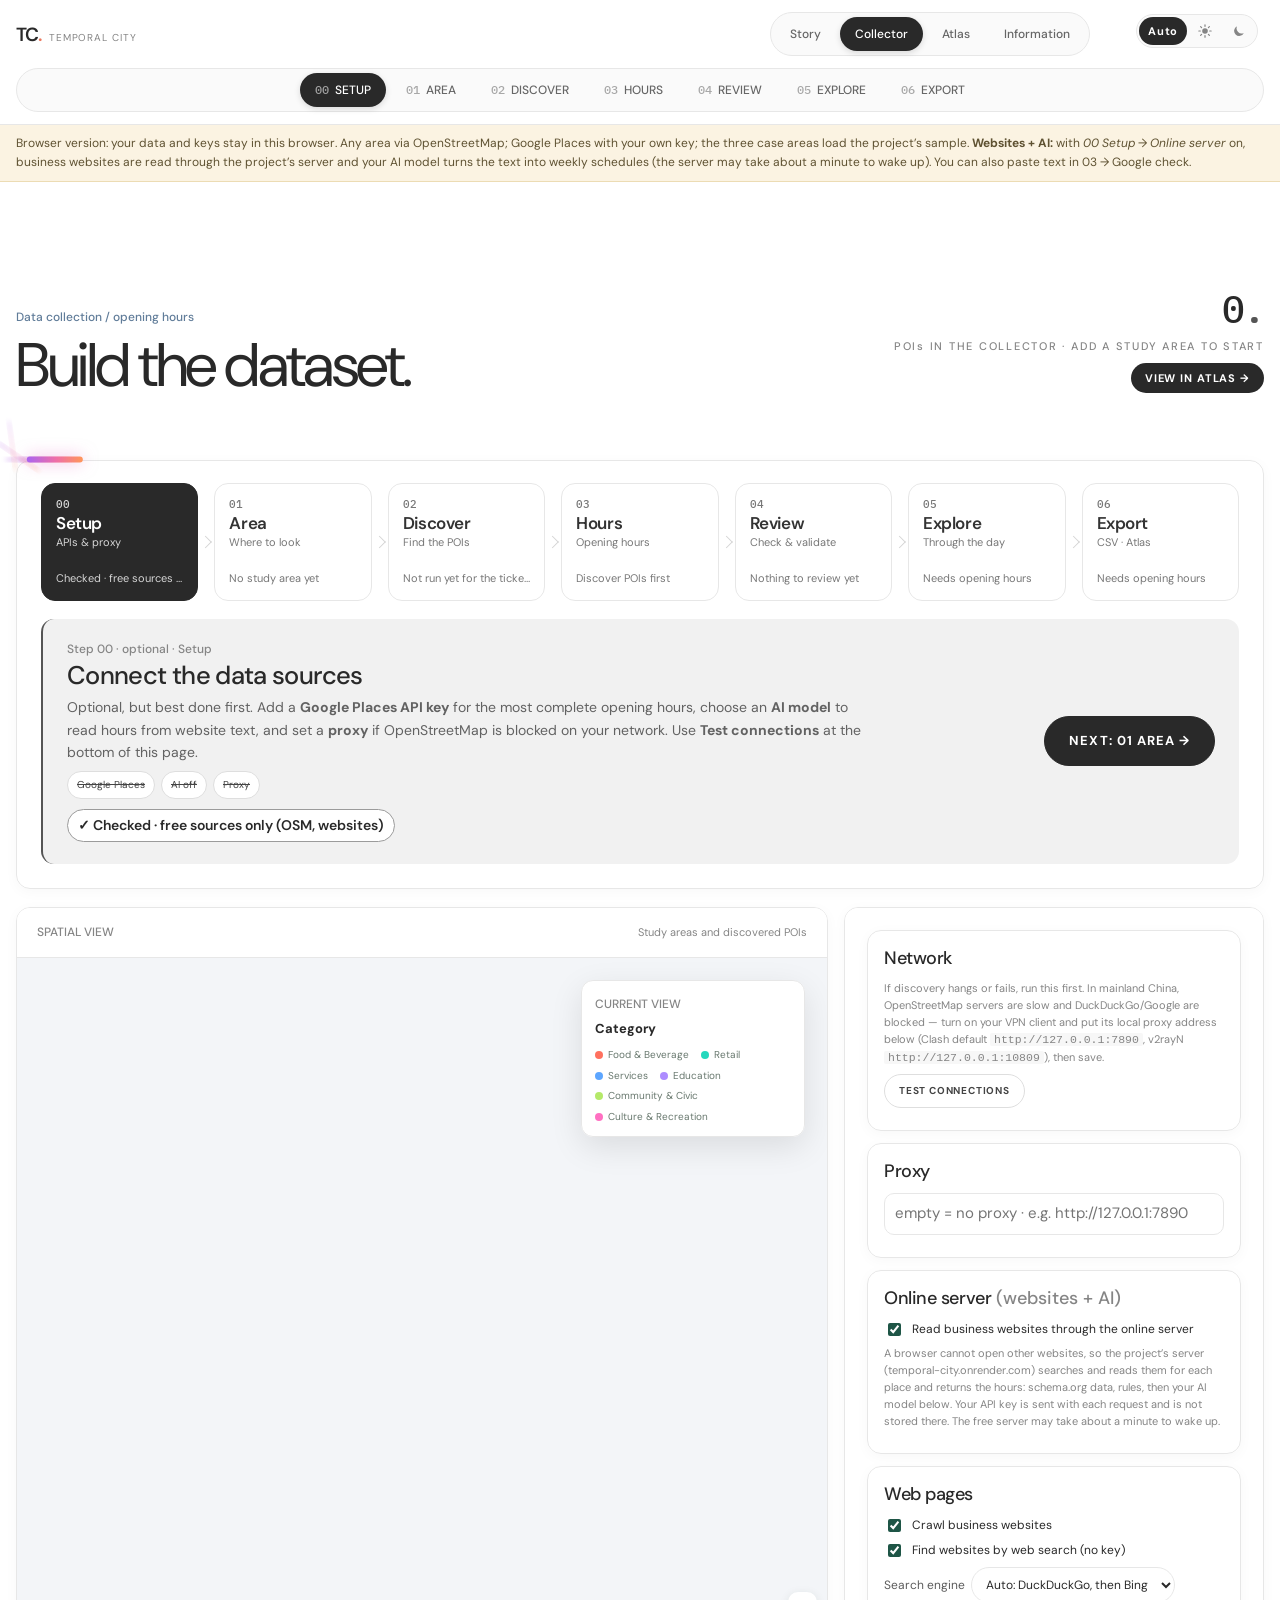
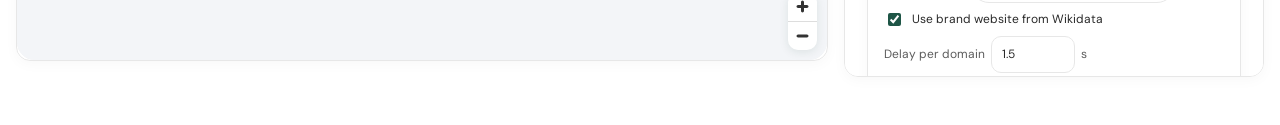
<file: docs/collector.html>
<!doctype html>
<html lang="en">
<head>
<meta charset="utf-8">
<meta name="viewport" content="width=device-width, initial-scale=1">
<title>Temporal City Collector</title>
<link rel="preconnect" href="https://fonts.googleapis.com">
<link rel="stylesheet" href="https://fonts.googleapis.com/css2?family=DM+Sans:opsz,wght@9..40,400;9..40,500;9..40,600;9..40,700&family=Instrument+Serif:ital@0;1&family=Manrope:wght@500;600;700;800&family=IBM+Plex+Mono:wght@400;500&display=swap">
<link rel="stylesheet" href="static/vendor/maplibre-gl.css">
<link rel="stylesheet" href="static/style.css?v24-story-202611111749">
<link rel="stylesheet" href="static/theme.css?v24-story-202611111749">
<script src="static/web-collector.js?v24-story-202611111749"></script>
<script src="static/daynight.js?v24-story-202611111749"></script>
<script src="static/palette.js?v24-story-202611111749"></script>
<link rel="stylesheet" href="static/future.css?v24-story-202611111749">
<script src="static/lens-nav.js?v24-story-202611111749" defer></script>
</head>
<body>
<header class="top">
  <a class="brand" href="index.html">TC<i>.</i><small>Temporal City</small></a>
  <nav class="nav" id="steps" aria-label="Collector steps">
    <button data-tab="settings" class="setup-tab" title="APIs, AI model and proxy">SETUP</button>
    <button data-tab="area" class="on">AREA</button>
    <button data-tab="discover">DISCOVER</button>
    <button data-tab="retrieve" data-group="retrieve check">HOURS</button>
    <button data-tab="records" data-group="records validate">REVIEW</button>
    <button data-tab="explore">EXPLORE</button>
    <button data-tab="export">EXPORT</button>
  </nav>
  <div id="dnSwitch"></div>
  <nav class="app-links" aria-label="App"><a href="index.html">Story</a><a class="here" href="collector.html" aria-current="page">Collector</a><a href="atlas.html">Atlas</a><a href="information.html">Information</a></nav>
</header>
<script>TCDayNight.mountSwitch(document.getElementById("dnSwitch"))</script>
<div class="demo-banner" id="demoBanner" hidden>Read-only public demo: browse the collected data, records and validation. To collect new data, run the app on your own computer.</div>

<main class="wrap">
  <div class="hero compact">
    <div>
      <div class="eyebrow">Data collection / opening hours</div>
      <h1>Build the <em>dataset.</em></h1>
      <p>Start from a study area. Discover the amenities, retrieve their opening hours, let AI structure the text, and audit the result before it reaches the atlas.</p>
    </div>
    <div class="hero-stat">
      <b id="heroCount">0<span>.</span></b>
      <span id="heroCaption">POIs IN THE COLLECTOR</span>
      <a class="to-atlas" href="atlas.html?source=collector">VIEW IN ATLAS →</a>
    </div>
  </div>

  <!-- workflow: the whole process at a glance, the current step explained, and a clear Next -->
  <section class="panel flow" id="flow" aria-label="Collector workflow">
    <ol class="flow-steps" id="flowSteps"></ol>
    <div class="flow-info" id="flowInfo" aria-live="polite"></div>
  </section>

  <div class="grid">
    <section class="panel mappanel" aria-label="Map">
      <div class="map-head"><span class="section-label" id="mapLabel">SPATIAL VIEW</span><span class="hint" id="mapHint">Study areas and discovered POIs</span></div>
      <div class="map-wrap" id="mapwrap">
        <div id="map"></div>
        <div class="map-overlay"><span class="eyebrow">CURRENT VIEW</span><b id="overlayTitle">Category</b><div id="legend" class="legend"></div></div>
        <div id="pickHint" class="pickhint" hidden>Click the map to set the centre · <button class="link" id="pickCancel" type="button">cancel</button></div>
      </div>
    </section>
    <aside class="side">
  <div class="panel" id="panel">
    <!-- 01 AREA -->
    <section data-pane="area" class="pane">
      <h2>Select study areas</h2>
      <p class="lead">The platform starts from an empty database. You only define where to look — POIs are discovered automatically in step 02.</p>
      <div class="card">
        <h3>Case-study catchments</h3>
        <p class="hint">400 m around the centroid of LTA exits at Bencoolen, Tanjong Pagar and Promenade MRT (proposal §2.1).</p>
        <button class="btn" id="addCases">Add the 3 case studies</button>
      </div>
      <div class="card">
        <h3>MRT / LRT station catchment</h3>
        <div class="row">
          <input id="stationInput" list="stationList" placeholder="Type a station, e.g. Outram Park MRT" autocomplete="off">
          <datalist id="stationList"></datalist>
        </div>
        <div class="row">
          <label class="inl">Radius <input id="stationRadius" type="number" value="400" min="50" max="3000" step="50"> m</label>
          <button class="btn" id="addStation">Add station</button>
        </div>
        <details><summary>Add many stations (multi-site sample)</summary>
          <p class="hint">Adds every MRT/LRT station as a catchment (190). Discovery takes ~2 s per station; retrieval scales with POI count.</p>
          <button class="btn ghost" id="addAllStations">Add all stations</button>
        </details>
      </div>
      <div class="card">
        <h3>Custom point</h3>
        <p class="hint">Click <b>Pick on map</b>, then click anywhere on the map.</p>
        <div class="row">
          <input id="customName" placeholder="Name" value="Custom area">
          <button class="btn ghost" id="pickOnMap">Pick on map</button>
        </div>
        <div class="row">
          <label class="inl">Lat <input id="customLat" type="number" step="0.000001"></label>
          <label class="inl">Lon <input id="customLon" type="number" step="0.000001"></label>
        </div>
        <div class="row">
          <label class="inl">Radius <input id="customRadius" type="number" value="400" min="50" max="3000" step="50"> m</label>
          <button class="btn" id="addCustom">Add</button>
        </div>
      </div>
      <div class="card">
        <h3>Polygon (GeoJSON)</h3>
        <p class="hint">Export a boundary from QGIS as GeoJSON in EPSG:4326 (e.g. a planning area or your 选区 layer).</p>
        <div class="row"><input type="file" id="polyFile" accept=".geojson,.json"></div>
        <div class="row"><input id="polyName" placeholder="Name of this area"><button class="btn" id="addPoly">Add polygon</button></div>
      </div>
      <h3 class="sec">Study areas <span class="muted" id="areaCount"></span></h3>
      <div class="selbar" id="selbar" hidden><button class="btn small" id="selAll" type="button">Select all</button><button class="btn small" id="selNone" type="button">Clear selection</button><span class="hint" id="selHint"></span></div>
      <div id="areaList" class="list"></div>
    </section>

    <!-- 02 DISCOVER -->
    <section data-pane="discover" class="pane">
      <h2>Discover POIs automatically</h2>
      <p class="lead">Queries OpenStreetMap (Overpass API, free) for every amenity, shop, tourism, leisure, craft and healthcare object inside each selected area, removes non-functional objects (benches, parking, toilets, ATMs …) and classifies the rest into the six functional categories.</p>
      <div class="card">
        <div class="row"><span>Selected areas: <b id="discoverSel">0</b></span></div>
        <button class="btn primary" id="runDiscover">Start discovery</button>
      </div>
      <div id="discoverResults"></div>
    </section>

    <!-- 03 RETRIEVE -->
    <section data-pane="retrieve" class="pane">
      <h2>Retrieve opening hours</h2>
      <p class="lead">For each POI the collector tries, in order: the OSM <code>opening_hours</code> tag → Google Places (optional) → the business website and web search results. Text is turned into a weekly schedule by structured-data parsing, rules and (optional) an AI model. Every value is stored with its source URL and the exact evidence text.</p>
      <div class="card">
        <h3>Active sources</h3>
        <div id="sourceSummary" class="chips"></div>
        <button class="link" data-goto="settings">Change in Settings →</button>
      </div>
      <div class="card">
        <h3>Run</h3>
        <div class="row"><label class="inl">Max POIs this run <input id="retLimit" type="number" value="50" min="0"></label><span class="hint">0 = all</span></div>
        <div class="row"><label class="chk"><input type="checkbox" id="retOnlyNew" checked> Skip POIs already processed</label></div>
        <div class="row"><div id="retCats" class="chips selectable"></div></div>
        <div class="row">
          <button class="btn primary" id="runRetrieve">Start retrieval</button>
          <button class="btn ghost" id="stopJob">Stop</button>
        </div>
      </div>
      <h3 class="sec">Record coverage <span class="muted">(selected areas)</span></h3>
      <div id="coverageTable"></div>
      <div class="note">
        <b>Quality labels.</b>
        <span class="lab verified">verified</span> two independent sources agree on ≥ 90 % of weekly hours, or a researcher confirmed it ·
        <span class="lab observed">observed</span> OSM tag only ·
        <span class="lab retrieved">retrieved</span> one web/Google source, not yet confirmed ·
        <span class="lab conflict">conflict</span> sources disagree — needs review ·
        <span class="lab estimated">estimated</span> filled from comparable POIs (excluded from analysis by default) ·
        <span class="lab missing">missing</span>
      </div>
    </section>

    <!-- 04 GOOGLE CHECK -->
    <section data-pane="check" class="pane">
      <h2>Google check queue · paste and AI</h2>
      <p class="lead"><b>Browser version:</b> you can paste hours text from Google <i>or from the business website</i>; where the rules cannot read it, the AI model chosen in 00 Setup reads it and must quote the sentence it used. For POIs the automatic sources could not fill. Each POI opens its Google search in a side tab; copy the opening-hours table from Google’s place panel (English or Chinese) and paste it here. The text is parsed automatically and saved as a researcher-verified record with the Google link as evidence.</p>
      <div class="card">
        <div class="row chips selectable" id="qLabels"></div>
        <div class="row"><select id="qCat"><option value="">All categories</option></select>
          <button class="btn" id="qLoad">Load queue</button></div>
        <label class="chk"><input type="checkbox" id="qAuto" checked> Open Google automatically for each POI</label>
        <p class="hint">Tip: put this window and the Google tab side by side. Keyboard: <b>Ctrl+Enter</b> save &amp; next · <b>Ctrl+→</b> skip.</p>
      </div>
      <div id="qBox"></div>
    </section>

    <!-- 05 RECORDS -->
    <section data-pane="records" class="pane">
      <h2>Records &amp; evidence</h2>
      <div class="row filters">
        <input id="recSearch" placeholder="Search name">
        <select id="recLabel"><option value="">All labels</option></select>
        <select id="recCat"><option value="">All categories</option></select>
      </div>
      <div class="muted small" id="recCount"></div>
      <div id="recList" class="list recs"></div>
      <div id="recDetail" class="detail" hidden></div>
    </section>

    <!-- 05 VALIDATE -->
    <section data-pane="validate" class="pane">
      <h2>Validate accuracy</h2>
      <p class="lead">Three checks, reported separately so the accuracy of retrieved — and estimated — hours is measured, not assumed.</p>
      <div class="card">
        <h3>① Manual audit (stratified random sample)</h3>
        <p class="hint">Draws unaudited records at random from each source/method. Check each against the place itself (official page, Google Maps listing, a phone call or a site visit) and mark it. Accuracy per method is reported with 95 % Wilson intervals. Incorrect records are removed from the final value; a correction becomes a researcher-verified record.</p>
        <div class="row"><label class="inl">Records per method <input id="auditN" type="number" value="8" min="1" max="100"></label><button class="btn" id="drawSample">Draw sample</button></div>
      </div>
      <div id="auditList"></div>
      <div class="card">
        <h3>② Cross-source agreement</h3>
        <p class="hint">For POIs with two independent sources, the share of the 168 weekly hours on which they agree. Keep “cross-check” on in Settings to collect a second source.</p>
        <div id="agreeTable"></div>
      </div>
      <div class="card">
        <h3>③ Estimation back-test</h3>
        <p class="hint">Leave-one-out: hide each POI with known hours, estimate it from same-type peers, compare. This quantifies the bias that estimated hours would introduce into a model.</p>
        <div id="backtestTable"></div>
        <div class="row"><button class="btn ghost" id="runEstimate">Generate estimates for missing POIs</button></div>
        <p class="hint warn">Estimated records stay labelled <span class="lab estimated">estimated</span> and are left out of Explore and exports’ availability profiles unless you tick them in.</p>
      </div>
      <h3 class="sec">Audit accuracy</h3>
      <div id="accTable"></div>
    </section>

    <!-- 06 EXPLORE -->
    <section data-pane="explore" class="pane">
      <h2>Explore availability through the day</h2>
      <p class="hint">Quick check of the collected data. For maps, GFA and the comparison, <a href="atlas.html?source=collector" data-atlas-link>open the ticked areas in the Atlas →</a></p>
      <div class="row filters">
        <select id="exArea"></select>
        <div class="seg" id="exDay">
          <button data-v="weekday" class="on">Weekday</button><button data-v="saturday">Sat</button><button data-v="sunday">Sun</button>
        </div>
        <div class="seg" id="exMetric">
          <button data-v="share" class="on">Relative %</button><button data-v="open">Absolute</button>
        </div>
      </div>
      <div class="row chips selectable" id="exLabels"></div>
      <div class="chartbox"><canvas id="exChart" height="250"></canvas></div>
      <div class="row hourrow">
        <label>Hour on map <b id="exHourLbl">20:00</b></label>
        <input type="range" id="exHour" min="0" max="23" value="20">
        <button class="btn ghost small" id="exPlay">▶ Play</button>
      </div>
      <div id="exTable"></div>
      <p class="hint" id="exNote"></p>
    </section>

    <!-- 07 EXPORT -->
    <section data-pane="export" class="pane">
      <h2>Export structured data</h2>
      <div class="row"><select id="expArea"></select></div>
      <div class="exports">
        <a class="exp" data-k="pois.csv"><b>POI table</b><span>One row per POI · final hours Mon–Sun · label, source, confidence, agreement</span></a>
        <a class="exp" data-k="pois.geojson"><b>POI GeoJSON</b><span>Same attributes, opens directly in QGIS</span></a>
        <a class="exp" data-k="hourly_matrix.csv"><b>Hourly matrix</b><span>POI × day × hour, open = 1 / closed = 0 (open if any part of the hour is open)</span></a>
        <a class="exp" data-k="availability_profiles.csv"><b>Availability profiles</b><span>Area × category × weekday/Sat/Sun × hour: absolute count and relative share (target Y)</span></a>
        <a class="exp" data-k="evidence_sources.csv"><b>All evidence</b><span>Every record from every source with URL and quoted text</span></a>
        <a class="exp" data-k="crawl_attempts.csv"><b>Crawl log</b><span>Every URL tried and why it did or did not yield hours (explains missing data)</span></a>
        <a class="exp" data-k="audits.csv"><b>Audit results</b><span>Manual verification verdicts and corrections</span></a>
      </div>
      <p class="hint">Availability profiles use the labels ticked in Explore (default: verified, observed, retrieved).</p>
    </section>

    <!-- SETTINGS -->
    <section data-pane="settings" class="pane on">
      <h2>Settings</h2>
      <div class="card">
        <h3>Network</h3>
        <p class="hint">If discovery hangs or fails, run this first. In mainland China, OpenStreetMap servers are slow and DuckDuckGo/Google are blocked — turn on your VPN client and put its local proxy address below (Clash default <code>http://127.0.0.1:7890</code>, v2rayN <code>http://127.0.0.1:10809</code>), then save.</p>
        <div class="row"><button class="btn" id="diagBtn" type="button">Test connections</button><span class="hint" id="diagMsg"></span></div>
        <div id="diagOut"></div>
      </div>
      <form id="settingsForm">
        <div class="card">
          <h3>Proxy</h3>
          <div class="row"><input name="proxy" placeholder="empty = no proxy · e.g. http://127.0.0.1:7890"></div>
        </div>
        <div class="card">
          <h3>Online server <span class="muted">(websites + AI)</span></h3>
          <label class="chk"><input type="checkbox" name="use_server"> Read business websites through the online server</label>
          <p class="hint">A browser cannot open other websites, so the project’s server (temporal-city.onrender.com) searches and reads them for each place and returns the hours: schema.org data, rules, then your AI model below. Your API key is sent with each request and is not stored there. The free server may take about a minute to wake up.</p>
        </div>
        <div class="card">
          <h3>Web pages</h3>
          <label class="chk"><input type="checkbox" name="use_web"> Crawl business websites</label>
          <label class="chk"><input type="checkbox" name="use_search"> Find websites by web search (no key)</label>
          <div class="row"><label class="inl">Search engine <select name="search_engine">
            <option value="auto">Auto: DuckDuckGo, then Bing</option><option value="bing">Bing only (works in China)</option><option value="duckduckgo">DuckDuckGo only</option>
          </select></label></div>
          <label class="chk"><input type="checkbox" name="use_wikidata"> Use brand website from Wikidata</label>
          <div class="row"><label class="inl">Delay per domain <input name="crawl_delay" type="number" step="0.5" min="0.5"> s</label>
          <label class="inl">Pages per POI <input name="max_pages" type="number" min="1" max="10"></label></div>
          <p class="hint">robots.txt is respected and the crawler identifies itself as a research bot.</p>
        </div>
        <div class="card">
          <h3>Google Places API <span class="muted">(optional)</span></h3>
          <label class="chk"><input type="checkbox" name="use_google"> Query Google Places for each POI</label>
          <div class="row"><input name="google_api_key" placeholder="API key (Places API (New) enabled)" type="password" autocomplete="off"></div>
          <div class="row"><label class="inl">Max calls per run <input name="google_max_calls" type="number" min="0"></label></div>
          <p class="hint">Uses Text Search with opening-hours fields. Google bills per call beyond its monthly free usage — check current pricing; the cap stops a run from overspending.</p>
        </div>
        <div class="card">
          <h3>Extraction</h3>
          <div class="row"><select name="extraction">
            <option value="hybrid">Hybrid — rules first, AI when rules are unsure</option>
            <option value="rules">Rules only (no AI)</option>
            <option value="llm">AI only</option>
          </select></div>
          <label class="chk"><input type="checkbox" name="cross_check"> Cross-check: keep collecting a second source after one is found (needed for “verified”)</label>
        </div>
        <div class="card">
          <h3>AI model</h3>
          <div class="row"><select name="llm_provider" id="llmProvider">
            <option value="none">None (rules + structured data only)</option>
            <option value="ollama">Ollama — local model, free</option>
            <option value="openai">OpenAI-compatible API (Gemini, Groq, DeepSeek, OpenAI…)</option>
            <option value="anthropic">Anthropic Claude API</option>
          </select></div>
          <div class="row presets" id="llmPresets">
            <span class="hint">Presets:</span>
            <button type="button" class="link" data-p="ollama">Ollama qwen2.5:7b</button>
            <button type="button" class="link" data-p="gemini">Gemini (free tier)</button>
            <button type="button" class="link" data-p="groq">Groq (free tier)</button>
          </div>
          <div class="row"><input name="llm_base_url" placeholder="Base URL"></div>
          <div class="row"><input name="llm_model" placeholder="Model name"></div>
          <div class="row"><input name="llm_api_key" placeholder="API key (not needed for Ollama)" type="password" autocomplete="off"></div>
          <div class="row"><button type="button" class="btn ghost" id="llmTest">Test model</button><span id="llmTestOut" class="hint"></span></div>
          <p class="hint">The model must quote the sentence it used; if the quote is not in the page, the answer is rejected.</p>
        </div>
        <div class="row"><button class="btn primary" type="submit">Save settings</button><span id="saveMsg" class="hint"></span></div>
      </form>
      <div class="card danger">
        <h3>Reset</h3>
        <p class="hint">Deletes all areas, POIs, evidence and audits in the local database.</p>
        <button class="btn danger" id="resetDb">Reset database</button>
      </div>
    </section>

    <!-- bottom dock: job status + the step bar (Back / Next) -->
    <div class="dock">
    <div id="job" class="job" hidden>
      <div class="jobhead"><b id="jobTitle"></b><span><span id="jobCount"></span> <button class="link jobx" id="jobClose" title="Hide">✕</button></span></div>
      <div class="bar"><span id="jobBar"></span></div>
      <div class="jobcur" id="jobCur"></div>
      <details><summary>Log</summary><pre id="jobLog"></pre></details>
    </div>
    </div>
  </div>
    </aside>
  </div>
</main>

<script src="static/vendor/maplibre-gl.js"></script>
<script src="static/vendor/chart.umd.js"></script>
<script src="static/app.js?v24-story-202611111749"></script>
</body>
</html>
</file>
<file: docs/static/vendor/maplibre-gl.css>
.maplibregl-map{font:12px/20px Helvetica Neue,Arial,Helvetica,sans-serif;overflow:hidden;position:relative;-webkit-tap-highlight-color:rgb(0,0,0,0)}.maplibregl-canvas{left:0;position:absolute;top:0}.maplibregl-map:fullscreen{height:100%;width:100%}.maplibregl-ctrl-group button.maplibregl-ctrl-compass{touch-action:none}.maplibregl-canvas-container.maplibregl-interactive,.maplibregl-ctrl-group button.maplibregl-ctrl-compass{cursor:grab;-webkit-user-select:none;-moz-user-select:none;user-select:none}.maplibregl-canvas-container.maplibregl-interactive.maplibregl-track-pointer{cursor:pointer}.maplibregl-canvas-container.maplibregl-interactive:active,.maplibregl-ctrl-group button.maplibregl-ctrl-compass:active{cursor:grabbing}.maplibregl-canvas-container.maplibregl-touch-zoom-rotate,.maplibregl-canvas-container.maplibregl-touch-zoom-rotate .maplibregl-canvas{touch-action:pan-x pan-y}.maplibregl-canvas-container.maplibregl-touch-drag-pan,.maplibregl-canvas-container.maplibregl-touch-drag-pan .maplibregl-canvas{touch-action:pinch-zoom}.maplibregl-canvas-container.maplibregl-touch-zoom-rotate.maplibregl-touch-drag-pan,.maplibregl-canvas-container.maplibregl-touch-zoom-rotate.maplibregl-touch-drag-pan .maplibregl-canvas{touch-action:none}.maplibregl-canvas-container.maplibregl-touch-drag-pan.maplibregl-cooperative-gestures,.maplibregl-canvas-container.maplibregl-touch-drag-pan.maplibregl-cooperative-gestures .maplibregl-canvas{touch-action:pan-x pan-y}.maplibregl-ctrl-bottom-left,.maplibregl-ctrl-bottom-right,.maplibregl-ctrl-top-left,.maplibregl-ctrl-top-right{pointer-events:none;position:absolute;z-index:2}.maplibregl-ctrl-top-left{left:0;top:0}.maplibregl-ctrl-top-right{right:0;top:0}.maplibregl-ctrl-bottom-left{bottom:0;left:0}.maplibregl-ctrl-bottom-right{bottom:0;right:0}.maplibregl-ctrl{clear:both;pointer-events:auto;transform:translate(0)}.maplibregl-ctrl-top-left .maplibregl-ctrl{float:left;margin:10px 0 0 10px}.maplibregl-ctrl-top-right .maplibregl-ctrl{float:right;margin:10px 10px 0 0}.maplibregl-ctrl-bottom-left .maplibregl-ctrl{float:left;margin:0 0 10px 10px}.maplibregl-ctrl-bottom-right .maplibregl-ctrl{float:right;margin:0 10px 10px 0}.maplibregl-ctrl-group{background:#fff;border-radius:4px}.maplibregl-ctrl-group:not(:empty){box-shadow:0 0 0 2px rgba(0,0,0,.1)}@media (forced-colors:active){.maplibregl-ctrl-group:not(:empty){box-shadow:0 0 0 2px ButtonText}}.maplibregl-ctrl-group button{background-color:transparent;border:0;box-sizing:border-box;cursor:pointer;display:block;height:29px;outline:none;padding:0;width:29px}.maplibregl-ctrl-group button+button{border-top:1px solid #ddd}.maplibregl-ctrl button .maplibregl-ctrl-icon{background-position:50%;background-repeat:no-repeat;display:block;height:100%;width:100%}@media (forced-colors:active){.maplibregl-ctrl-icon{background-color:transparent}.maplibregl-ctrl-group button+button{border-top:1px solid ButtonText}}.maplibregl-ctrl button::-moz-focus-inner{border:0;padding:0}.maplibregl-ctrl-attrib-button:focus,.maplibregl-ctrl-group button:focus{box-shadow:0 0 2px 2px #0096ff}.maplibregl-ctrl button:disabled{cursor:not-allowed}.maplibregl-ctrl button:disabled .maplibregl-ctrl-icon{opacity:.25}@media (hover:hover){.maplibregl-ctrl button:not(:disabled):hover{background-color:rgba(0,0,0,.05)}}.maplibregl-ctrl button:not(:disabled):active{background-color:rgba(0,0,0,.05)}.maplibregl-ctrl-group button:focus:focus-visible{box-shadow:0 0 2px 2px #0096ff}.maplibregl-ctrl-group button:focus:not(:focus-visible){box-shadow:none}.maplibregl-ctrl-group button:focus:first-child{border-radius:4px 4px 0 0}.maplibregl-ctrl-group button:focus:last-child{border-radius:0 0 4px 4px}.maplibregl-ctrl-group button:focus:only-child{border-radius:inherit}.maplibregl-ctrl button.maplibregl-ctrl-zoom-out .maplibregl-ctrl-icon{background-image:url("data:image/svg+xml;charset=utf-8,%3Csvg xmlns='http://www.w3.org/2000/svg' width='29' height='29' fill='%23333' viewBox='0 0 29 29'%3E%3Cpath d='M10 13c-.75 0-1.5.75-1.5 1.5S9.25 16 10 16h9c.75 0 1.5-.75 1.5-1.5S19.75 13 19 13z'/%3E%3C/svg%3E")}.maplibregl-ctrl button.maplibregl-ctrl-zoom-in .maplibregl-ctrl-icon{background-image:url("data:image/svg+xml;charset=utf-8,%3Csvg xmlns='http://www.w3.org/2000/svg' width='29' height='29' fill='%23333' viewBox='0 0 29 29'%3E%3Cpath d='M14.5 8.5c-.75 0-1.5.75-1.5 1.5v3h-3c-.75 0-1.5.75-1.5 1.5S9.25 16 10 16h3v3c0 .75.75 1.5 1.5 1.5S16 19.75 16 19v-3h3c.75 0 1.5-.75 1.5-1.5S19.75 13 19 13h-3v-3c0-.75-.75-1.5-1.5-1.5'/%3E%3C/svg%3E")}@media (forced-colors:active){.maplibregl-ctrl button.maplibregl-ctrl-zoom-out .maplibregl-ctrl-icon{background-image:url("data:image/svg+xml;charset=utf-8,%3Csvg xmlns='http://www.w3.org/2000/svg' width='29' height='29' fill='%23fff' viewBox='0 0 29 29'%3E%3Cpath d='M10 13c-.75 0-1.5.75-1.5 1.5S9.25 16 10 16h9c.75 0 1.5-.75 1.5-1.5S19.75 13 19 13z'/%3E%3C/svg%3E")}.maplibregl-ctrl button.maplibregl-ctrl-zoom-in .maplibregl-ctrl-icon{background-image:url("data:image/svg+xml;charset=utf-8,%3Csvg xmlns='http://www.w3.org/2000/svg' width='29' height='29' fill='%23fff' viewBox='0 0 29 29'%3E%3Cpath d='M14.5 8.5c-.75 0-1.5.75-1.5 1.5v3h-3c-.75 0-1.5.75-1.5 1.5S9.25 16 10 16h3v3c0 .75.75 1.5 1.5 1.5S16 19.75 16 19v-3h3c.75 0 1.5-.75 1.5-1.5S19.75 13 19 13h-3v-3c0-.75-.75-1.5-1.5-1.5'/%3E%3C/svg%3E")}}@media (forced-colors:active) and (prefers-color-scheme:light){.maplibregl-ctrl button.maplibregl-ctrl-zoom-out .maplibregl-ctrl-icon{background-image:url("data:image/svg+xml;charset=utf-8,%3Csvg xmlns='http://www.w3.org/2000/svg' width='29' height='29' viewBox='0 0 29 29'%3E%3Cpath d='M10 13c-.75 0-1.5.75-1.5 1.5S9.25 16 10 16h9c.75 0 1.5-.75 1.5-1.5S19.75 13 19 13z'/%3E%3C/svg%3E")}.maplibregl-ctrl button.maplibregl-ctrl-zoom-in .maplibregl-ctrl-icon{background-image:url("data:image/svg+xml;charset=utf-8,%3Csvg xmlns='http://www.w3.org/2000/svg' width='29' height='29' viewBox='0 0 29 29'%3E%3Cpath d='M14.5 8.5c-.75 0-1.5.75-1.5 1.5v3h-3c-.75 0-1.5.75-1.5 1.5S9.25 16 10 16h3v3c0 .75.75 1.5 1.5 1.5S16 19.75 16 19v-3h3c.75 0 1.5-.75 1.5-1.5S19.75 13 19 13h-3v-3c0-.75-.75-1.5-1.5-1.5'/%3E%3C/svg%3E")}}.maplibregl-ctrl button.maplibregl-ctrl-fullscreen .maplibregl-ctrl-icon{background-image:url("data:image/svg+xml;charset=utf-8,%3Csvg xmlns='http://www.w3.org/2000/svg' width='29' height='29' fill='%23333' viewBox='0 0 29 29'%3E%3Cpath d='M24 16v5.5c0 1.75-.75 2.5-2.5 2.5H16v-1l3-1.5-4-5.5 1-1 5.5 4 1.5-3zM6 16l1.5 3 5.5-4 1 1-4 5.5 3 1.5v1H7.5C5.75 24 5 23.25 5 21.5V16zm7-11v1l-3 1.5 4 5.5-1 1-5.5-4L6 13H5V7.5C5 5.75 5.75 5 7.5 5zm11 2.5c0-1.75-.75-2.5-2.5-2.5H16v1l3 1.5-4 5.5 1 1 5.5-4 1.5 3h1z'/%3E%3C/svg%3E")}.maplibregl-ctrl button.maplibregl-ctrl-shrink .maplibregl-ctrl-icon{background-image:url("data:image/svg+xml;charset=utf-8,%3Csvg xmlns='http://www.w3.org/2000/svg' width='29' height='29' viewBox='0 0 29 29'%3E%3Cpath d='M18.5 16c-1.75 0-2.5.75-2.5 2.5V24h1l1.5-3 5.5 4 1-1-4-5.5 3-1.5v-1zM13 18.5c0-1.75-.75-2.5-2.5-2.5H5v1l3 1.5L4 24l1 1 5.5-4 1.5 3h1zm3-8c0 1.75.75 2.5 2.5 2.5H24v-1l-3-1.5L25 5l-1-1-5.5 4L17 5h-1zM10.5 13c1.75 0 2.5-.75 2.5-2.5V5h-1l-1.5 3L5 4 4 5l4 5.5L5 12v1z'/%3E%3C/svg%3E")}@media (forced-colors:active){.maplibregl-ctrl button.maplibregl-ctrl-fullscreen .maplibregl-ctrl-icon{background-image:url("data:image/svg+xml;charset=utf-8,%3Csvg xmlns='http://www.w3.org/2000/svg' width='29' height='29' fill='%23fff' viewBox='0 0 29 29'%3E%3Cpath d='M24 16v5.5c0 1.75-.75 2.5-2.5 2.5H16v-1l3-1.5-4-5.5 1-1 5.5 4 1.5-3zM6 16l1.5 3 5.5-4 1 1-4 5.5 3 1.5v1H7.5C5.75 24 5 23.25 5 21.5V16zm7-11v1l-3 1.5 4 5.5-1 1-5.5-4L6 13H5V7.5C5 5.75 5.75 5 7.5 5zm11 2.5c0-1.75-.75-2.5-2.5-2.5H16v1l3 1.5-4 5.5 1 1 5.5-4 1.5 3h1z'/%3E%3C/svg%3E")}.maplibregl-ctrl button.maplibregl-ctrl-shrink .maplibregl-ctrl-icon{background-image:url("data:image/svg+xml;charset=utf-8,%3Csvg xmlns='http://www.w3.org/2000/svg' width='29' height='29' fill='%23fff' viewBox='0 0 29 29'%3E%3Cpath d='M18.5 16c-1.75 0-2.5.75-2.5 2.5V24h1l1.5-3 5.5 4 1-1-4-5.5 3-1.5v-1zM13 18.5c0-1.75-.75-2.5-2.5-2.5H5v1l3 1.5L4 24l1 1 5.5-4 1.5 3h1zm3-8c0 1.75.75 2.5 2.5 2.5H24v-1l-3-1.5L25 5l-1-1-5.5 4L17 5h-1zM10.5 13c1.75 0 2.5-.75 2.5-2.5V5h-1l-1.5 3L5 4 4 5l4 5.5L5 12v1z'/%3E%3C/svg%3E")}}@media (forced-colors:active) and (prefers-color-scheme:light){.maplibregl-ctrl button.maplibregl-ctrl-fullscreen .maplibregl-ctrl-icon{background-image:url("data:image/svg+xml;charset=utf-8,%3Csvg xmlns='http://www.w3.org/2000/svg' width='29' height='29' viewBox='0 0 29 29'%3E%3Cpath d='M24 16v5.5c0 1.75-.75 2.5-2.5 2.5H16v-1l3-1.5-4-5.5 1-1 5.5 4 1.5-3zM6 16l1.5 3 5.5-4 1 1-4 5.5 3 1.5v1H7.5C5.75 24 5 23.25 5 21.5V16zm7-11v1l-3 1.5 4 5.5-1 1-5.5-4L6 13H5V7.5C5 5.75 5.75 5 7.5 5zm11 2.5c0-1.75-.75-2.5-2.5-2.5H16v1l3 1.5-4 5.5 1 1 5.5-4 1.5 3h1z'/%3E%3C/svg%3E")}.maplibregl-ctrl button.maplibregl-ctrl-shrink .maplibregl-ctrl-icon{background-image:url("data:image/svg+xml;charset=utf-8,%3Csvg xmlns='http://www.w3.org/2000/svg' width='29' height='29' viewBox='0 0 29 29'%3E%3Cpath d='M18.5 16c-1.75 0-2.5.75-2.5 2.5V24h1l1.5-3 5.5 4 1-1-4-5.5 3-1.5v-1zM13 18.5c0-1.75-.75-2.5-2.5-2.5H5v1l3 1.5L4 24l1 1 5.5-4 1.5 3h1zm3-8c0 1.75.75 2.5 2.5 2.5H24v-1l-3-1.5L25 5l-1-1-5.5 4L17 5h-1zM10.5 13c1.75 0 2.5-.75 2.5-2.5V5h-1l-1.5 3L5 4 4 5l4 5.5L5 12v1z'/%3E%3C/svg%3E")}}.maplibregl-ctrl button.maplibregl-ctrl-compass .maplibregl-ctrl-icon{background-image:url("data:image/svg+xml;charset=utf-8,%3Csvg xmlns='http://www.w3.org/2000/svg' width='29' height='29' fill='%23333' viewBox='0 0 29 29'%3E%3Cpath d='m10.5 14 4-8 4 8z'/%3E%3Cpath fill='%23ccc' d='m10.5 16 4 8 4-8z'/%3E%3C/svg%3E")}@media (forced-colors:active){.maplibregl-ctrl button.maplibregl-ctrl-compass .maplibregl-ctrl-icon{background-image:url("data:image/svg+xml;charset=utf-8,%3Csvg xmlns='http://www.w3.org/2000/svg' width='29' height='29' fill='%23fff' viewBox='0 0 29 29'%3E%3Cpath d='m10.5 14 4-8 4 8z'/%3E%3Cpath fill='%23ccc' d='m10.5 16 4 8 4-8z'/%3E%3C/svg%3E")}}@media (forced-colors:active) and (prefers-color-scheme:light){.maplibregl-ctrl button.maplibregl-ctrl-compass .maplibregl-ctrl-icon{background-image:url("data:image/svg+xml;charset=utf-8,%3Csvg xmlns='http://www.w3.org/2000/svg' width='29' height='29' viewBox='0 0 29 29'%3E%3Cpath d='m10.5 14 4-8 4 8z'/%3E%3Cpath fill='%23ccc' d='m10.5 16 4 8 4-8z'/%3E%3C/svg%3E")}}.maplibregl-ctrl button.maplibregl-ctrl-globe .maplibregl-ctrl-icon{background-image:url("data:image/svg+xml;charset=utf-8,%3Csvg xmlns='http://www.w3.org/2000/svg' width='22' height='22' fill='none' stroke='%23333' viewBox='0 0 22 22'%3E%3Ccircle cx='11' cy='11' r='8.5'/%3E%3Cpath d='M17.5 11c0 4.819-3.02 8.5-6.5 8.5S4.5 15.819 4.5 11 7.52 2.5 11 2.5s6.5 3.681 6.5 8.5Z'/%3E%3Cpath d='M13.5 11c0 2.447-.331 4.64-.853 6.206-.262.785-.562 1.384-.872 1.777-.314.399-.58.517-.775.517s-.461-.118-.775-.517c-.31-.393-.61-.992-.872-1.777C8.831 15.64 8.5 13.446 8.5 11s.331-4.64.853-6.206c.262-.785.562-1.384.872-1.777.314-.399.58-.517.775-.517s.461.118.775.517c.31.393.61.992.872 1.777.522 1.565.853 3.76.853 6.206Z'/%3E%3Cpath d='M11 7.5c-1.909 0-3.622-.166-4.845-.428-.616-.132-1.08-.283-1.379-.434a1.3 1.3 0 0 1-.224-.138q.07-.058.224-.138c.299-.151.763-.302 1.379-.434C7.378 5.666 9.091 5.5 11 5.5s3.622.166 4.845.428c.616.132 1.08.283 1.379.434.105.053.177.1.224.138q-.07.058-.224.138c-.299.151-.763.302-1.379.434-1.223.262-2.936.428-4.845.428ZM4.486 6.436ZM11 16.5c-1.909 0-3.622-.166-4.845-.428-.616-.132-1.08-.283-1.379-.434a1.3 1.3 0 0 1-.224-.138 1.3 1.3 0 0 1 .224-.138c.299-.151.763-.302 1.379-.434C7.378 14.666 9.091 14.5 11 14.5s3.622.166 4.845.428c.616.132 1.08.283 1.379.434.105.053.177.1.224.138a1.3 1.3 0 0 1-.224.138c-.299.151-.763.302-1.379.434-1.223.262-2.936.428-4.845.428Zm-6.514-1.064ZM11 12.5c-2.46 0-4.672-.222-6.255-.574-.796-.177-1.406-.38-1.805-.59a1.5 1.5 0 0 1-.39-.272.3.3 0 0 1-.047-.064.3.3 0 0 1 .048-.064c.066-.073.189-.167.389-.272.399-.21 1.009-.413 1.805-.59C6.328 9.722 8.54 9.5 11 9.5s4.672.222 6.256.574c.795.177 1.405.38 1.804.59.2.105.323.2.39.272a.3.3 0 0 1 .047.064.3.3 0 0 1-.048.064 1.4 1.4 0 0 1-.389.272c-.399.21-1.009.413-1.804.59-1.584.352-3.796.574-6.256.574Zm-8.501-1.51v.002zm0 .018v.002zm17.002.002v-.002zm0-.018v-.002z'/%3E%3C/svg%3E")}.maplibregl-ctrl button.maplibregl-ctrl-globe-enabled .maplibregl-ctrl-icon{background-image:url("data:image/svg+xml;charset=utf-8,%3Csvg xmlns='http://www.w3.org/2000/svg' width='22' height='22' fill='none' stroke='%2333b5e5' viewBox='0 0 22 22'%3E%3Ccircle cx='11' cy='11' r='8.5'/%3E%3Cpath d='M17.5 11c0 4.819-3.02 8.5-6.5 8.5S4.5 15.819 4.5 11 7.52 2.5 11 2.5s6.5 3.681 6.5 8.5Z'/%3E%3Cpath d='M13.5 11c0 2.447-.331 4.64-.853 6.206-.262.785-.562 1.384-.872 1.777-.314.399-.58.517-.775.517s-.461-.118-.775-.517c-.31-.393-.61-.992-.872-1.777C8.831 15.64 8.5 13.446 8.5 11s.331-4.64.853-6.206c.262-.785.562-1.384.872-1.777.314-.399.58-.517.775-.517s.461.118.775.517c.31.393.61.992.872 1.777.522 1.565.853 3.76.853 6.206Z'/%3E%3Cpath d='M11 7.5c-1.909 0-3.622-.166-4.845-.428-.616-.132-1.08-.283-1.379-.434a1.3 1.3 0 0 1-.224-.138q.07-.058.224-.138c.299-.151.763-.302 1.379-.434C7.378 5.666 9.091 5.5 11 5.5s3.622.166 4.845.428c.616.132 1.08.283 1.379.434.105.053.177.1.224.138q-.07.058-.224.138c-.299.151-.763.302-1.379.434-1.223.262-2.936.428-4.845.428ZM4.486 6.436ZM11 16.5c-1.909 0-3.622-.166-4.845-.428-.616-.132-1.08-.283-1.379-.434a1.3 1.3 0 0 1-.224-.138 1.3 1.3 0 0 1 .224-.138c.299-.151.763-.302 1.379-.434C7.378 14.666 9.091 14.5 11 14.5s3.622.166 4.845.428c.616.132 1.08.283 1.379.434.105.053.177.1.224.138a1.3 1.3 0 0 1-.224.138c-.299.151-.763.302-1.379.434-1.223.262-2.936.428-4.845.428Zm-6.514-1.064ZM11 12.5c-2.46 0-4.672-.222-6.255-.574-.796-.177-1.406-.38-1.805-.59a1.5 1.5 0 0 1-.39-.272.3.3 0 0 1-.047-.064.3.3 0 0 1 .048-.064c.066-.073.189-.167.389-.272.399-.21 1.009-.413 1.805-.59C6.328 9.722 8.54 9.5 11 9.5s4.672.222 6.256.574c.795.177 1.405.38 1.804.59.2.105.323.2.39.272a.3.3 0 0 1 .047.064.3.3 0 0 1-.048.064 1.4 1.4 0 0 1-.389.272c-.399.21-1.009.413-1.804.59-1.584.352-3.796.574-6.256.574Zm-8.501-1.51v.002zm0 .018v.002zm17.002.002v-.002zm0-.018v-.002z'/%3E%3C/svg%3E")}.maplibregl-ctrl button.maplibregl-ctrl-terrain .maplibregl-ctrl-icon{background-image:url("data:image/svg+xml;charset=utf-8,%3Csvg xmlns='http://www.w3.org/2000/svg' width='22' height='22' fill='%23333' viewBox='0 0 22 22'%3E%3Cpath d='m1.754 13.406 4.453-4.851 3.09 3.09 3.281 3.277.969-.969-3.309-3.312 3.844-4.121 6.148 6.886h1.082v-.855l-7.207-8.07-4.84 5.187L6.169 6.57l-5.48 5.965v.871ZM.688 16.844h20.625v1.375H.688Zm0 0'/%3E%3C/svg%3E")}.maplibregl-ctrl button.maplibregl-ctrl-terrain-enabled .maplibregl-ctrl-icon{background-image:url("data:image/svg+xml;charset=utf-8,%3Csvg xmlns='http://www.w3.org/2000/svg' width='22' height='22' fill='%2333b5e5' viewBox='0 0 22 22'%3E%3Cpath d='m1.754 13.406 4.453-4.851 3.09 3.09 3.281 3.277.969-.969-3.309-3.312 3.844-4.121 6.148 6.886h1.082v-.855l-7.207-8.07-4.84 5.187L6.169 6.57l-5.48 5.965v.871ZM.688 16.844h20.625v1.375H.688Zm0 0'/%3E%3C/svg%3E")}.maplibregl-ctrl button.maplibregl-ctrl-geolocate .maplibregl-ctrl-icon{background-image:url("data:image/svg+xml;charset=utf-8,%3Csvg xmlns='http://www.w3.org/2000/svg' width='29' height='29' fill='%23333' viewBox='0 0 20 20'%3E%3Cpath d='M10 4C9 4 9 5 9 5v.1A5 5 0 0 0 5.1 9H5s-1 0-1 1 1 1 1 1h.1A5 5 0 0 0 9 14.9v.1s0 1 1 1 1-1 1-1v-.1a5 5 0 0 0 3.9-3.9h.1s1 0 1-1-1-1-1-1h-.1A5 5 0 0 0 11 5.1V5s0-1-1-1m0 2.5a3.5 3.5 0 1 1 0 7 3.5 3.5 0 1 1 0-7'/%3E%3Ccircle cx='10' cy='10' r='2'/%3E%3C/svg%3E")}.maplibregl-ctrl button.maplibregl-ctrl-geolocate:disabled .maplibregl-ctrl-icon{background-image:url("data:image/svg+xml;charset=utf-8,%3Csvg xmlns='http://www.w3.org/2000/svg' width='29' height='29' fill='%23aaa' viewBox='0 0 20 20'%3E%3Cpath d='M10 4C9 4 9 5 9 5v.1A5 5 0 0 0 5.1 9H5s-1 0-1 1 1 1 1 1h.1A5 5 0 0 0 9 14.9v.1s0 1 1 1 1-1 1-1v-.1a5 5 0 0 0 3.9-3.9h.1s1 0 1-1-1-1-1-1h-.1A5 5 0 0 0 11 5.1V5s0-1-1-1m0 2.5a3.5 3.5 0 1 1 0 7 3.5 3.5 0 1 1 0-7'/%3E%3Ccircle cx='10' cy='10' r='2'/%3E%3Cpath fill='red' d='m14 5 1 1-9 9-1-1z'/%3E%3C/svg%3E")}.maplibregl-ctrl button.maplibregl-ctrl-geolocate.maplibregl-ctrl-geolocate-active .maplibregl-ctrl-icon{background-image:url("data:image/svg+xml;charset=utf-8,%3Csvg xmlns='http://www.w3.org/2000/svg' width='29' height='29' fill='%2333b5e5' viewBox='0 0 20 20'%3E%3Cpath d='M10 4C9 4 9 5 9 5v.1A5 5 0 0 0 5.1 9H5s-1 0-1 1 1 1 1 1h.1A5 5 0 0 0 9 14.9v.1s0 1 1 1 1-1 1-1v-.1a5 5 0 0 0 3.9-3.9h.1s1 0 1-1-1-1-1-1h-.1A5 5 0 0 0 11 5.1V5s0-1-1-1m0 2.5a3.5 3.5 0 1 1 0 7 3.5 3.5 0 1 1 0-7'/%3E%3Ccircle cx='10' cy='10' r='2'/%3E%3C/svg%3E")}.maplibregl-ctrl button.maplibregl-ctrl-geolocate.maplibregl-ctrl-geolocate-active-error .maplibregl-ctrl-icon{background-image:url("data:image/svg+xml;charset=utf-8,%3Csvg xmlns='http://www.w3.org/2000/svg' width='29' height='29' fill='%23e58978' viewBox='0 0 20 20'%3E%3Cpath d='M10 4C9 4 9 5 9 5v.1A5 5 0 0 0 5.1 9H5s-1 0-1 1 1 1 1 1h.1A5 5 0 0 0 9 14.9v.1s0 1 1 1 1-1 1-1v-.1a5 5 0 0 0 3.9-3.9h.1s1 0 1-1-1-1-1-1h-.1A5 5 0 0 0 11 5.1V5s0-1-1-1m0 2.5a3.5 3.5 0 1 1 0 7 3.5 3.5 0 1 1 0-7'/%3E%3Ccircle cx='10' cy='10' r='2'/%3E%3C/svg%3E")}.maplibregl-ctrl button.maplibregl-ctrl-geolocate.maplibregl-ctrl-geolocate-background .maplibregl-ctrl-icon{background-image:url("data:image/svg+xml;charset=utf-8,%3Csvg xmlns='http://www.w3.org/2000/svg' width='29' height='29' fill='%2333b5e5' viewBox='0 0 20 20'%3E%3Cpath d='M10 4C9 4 9 5 9 5v.1A5 5 0 0 0 5.1 9H5s-1 0-1 1 1 1 1 1h.1A5 5 0 0 0 9 14.9v.1s0 1 1 1 1-1 1-1v-.1a5 5 0 0 0 3.9-3.9h.1s1 0 1-1-1-1-1-1h-.1A5 5 0 0 0 11 5.1V5s0-1-1-1m0 2.5a3.5 3.5 0 1 1 0 7 3.5 3.5 0 1 1 0-7'/%3E%3C/svg%3E")}.maplibregl-ctrl button.maplibregl-ctrl-geolocate.maplibregl-ctrl-geolocate-background-error .maplibregl-ctrl-icon{background-image:url("data:image/svg+xml;charset=utf-8,%3Csvg xmlns='http://www.w3.org/2000/svg' width='29' height='29' fill='%23e54e33' viewBox='0 0 20 20'%3E%3Cpath d='M10 4C9 4 9 5 9 5v.1A5 5 0 0 0 5.1 9H5s-1 0-1 1 1 1 1 1h.1A5 5 0 0 0 9 14.9v.1s0 1 1 1 1-1 1-1v-.1a5 5 0 0 0 3.9-3.9h.1s1 0 1-1-1-1-1-1h-.1A5 5 0 0 0 11 5.1V5s0-1-1-1m0 2.5a3.5 3.5 0 1 1 0 7 3.5 3.5 0 1 1 0-7'/%3E%3C/svg%3E")}.maplibregl-ctrl button.maplibregl-ctrl-geolocate.maplibregl-ctrl-geolocate-waiting .maplibregl-ctrl-icon{animation:maplibregl-spin 2s linear infinite}@media (forced-colors:active){.maplibregl-ctrl button.maplibregl-ctrl-geolocate .maplibregl-ctrl-icon{background-image:url("data:image/svg+xml;charset=utf-8,%3Csvg xmlns='http://www.w3.org/2000/svg' width='29' height='29' fill='%23fff' viewBox='0 0 20 20'%3E%3Cpath d='M10 4C9 4 9 5 9 5v.1A5 5 0 0 0 5.1 9H5s-1 0-1 1 1 1 1 1h.1A5 5 0 0 0 9 14.9v.1s0 1 1 1 1-1 1-1v-.1a5 5 0 0 0 3.9-3.9h.1s1 0 1-1-1-1-1-1h-.1A5 5 0 0 0 11 5.1V5s0-1-1-1m0 2.5a3.5 3.5 0 1 1 0 7 3.5 3.5 0 1 1 0-7'/%3E%3Ccircle cx='10' cy='10' r='2'/%3E%3C/svg%3E")}.maplibregl-ctrl button.maplibregl-ctrl-geolocate:disabled .maplibregl-ctrl-icon{background-image:url("data:image/svg+xml;charset=utf-8,%3Csvg xmlns='http://www.w3.org/2000/svg' width='29' height='29' fill='%23999' viewBox='0 0 20 20'%3E%3Cpath d='M10 4C9 4 9 5 9 5v.1A5 5 0 0 0 5.1 9H5s-1 0-1 1 1 1 1 1h.1A5 5 0 0 0 9 14.9v.1s0 1 1 1 1-1 1-1v-.1a5 5 0 0 0 3.9-3.9h.1s1 0 1-1-1-1-1-1h-.1A5 5 0 0 0 11 5.1V5s0-1-1-1m0 2.5a3.5 3.5 0 1 1 0 7 3.5 3.5 0 1 1 0-7'/%3E%3Ccircle cx='10' cy='10' r='2'/%3E%3Cpath fill='red' d='m14 5 1 1-9 9-1-1z'/%3E%3C/svg%3E")}.maplibregl-ctrl button.maplibregl-ctrl-geolocate.maplibregl-ctrl-geolocate-active .maplibregl-ctrl-icon{background-image:url("data:image/svg+xml;charset=utf-8,%3Csvg xmlns='http://www.w3.org/2000/svg' width='29' height='29' fill='%2333b5e5' viewBox='0 0 20 20'%3E%3Cpath d='M10 4C9 4 9 5 9 5v.1A5 5 0 0 0 5.1 9H5s-1 0-1 1 1 1 1 1h.1A5 5 0 0 0 9 14.9v.1s0 1 1 1 1-1 1-1v-.1a5 5 0 0 0 3.9-3.9h.1s1 0 1-1-1-1-1-1h-.1A5 5 0 0 0 11 5.1V5s0-1-1-1m0 2.5a3.5 3.5 0 1 1 0 7 3.5 3.5 0 1 1 0-7'/%3E%3Ccircle cx='10' cy='10' r='2'/%3E%3C/svg%3E")}.maplibregl-ctrl button.maplibregl-ctrl-geolocate.maplibregl-ctrl-geolocate-active-error .maplibregl-ctrl-icon{background-image:url("data:image/svg+xml;charset=utf-8,%3Csvg xmlns='http://www.w3.org/2000/svg' width='29' height='29' fill='%23e58978' viewBox='0 0 20 20'%3E%3Cpath d='M10 4C9 4 9 5 9 5v.1A5 5 0 0 0 5.1 9H5s-1 0-1 1 1 1 1 1h.1A5 5 0 0 0 9 14.9v.1s0 1 1 1 1-1 1-1v-.1a5 5 0 0 0 3.9-3.9h.1s1 0 1-1-1-1-1-1h-.1A5 5 0 0 0 11 5.1V5s0-1-1-1m0 2.5a3.5 3.5 0 1 1 0 7 3.5 3.5 0 1 1 0-7'/%3E%3Ccircle cx='10' cy='10' r='2'/%3E%3C/svg%3E")}.maplibregl-ctrl button.maplibregl-ctrl-geolocate.maplibregl-ctrl-geolocate-background .maplibregl-ctrl-icon{background-image:url("data:image/svg+xml;charset=utf-8,%3Csvg xmlns='http://www.w3.org/2000/svg' width='29' height='29' fill='%2333b5e5' viewBox='0 0 20 20'%3E%3Cpath d='M10 4C9 4 9 5 9 5v.1A5 5 0 0 0 5.1 9H5s-1 0-1 1 1 1 1 1h.1A5 5 0 0 0 9 14.9v.1s0 1 1 1 1-1 1-1v-.1a5 5 0 0 0 3.9-3.9h.1s1 0 1-1-1-1-1-1h-.1A5 5 0 0 0 11 5.1V5s0-1-1-1m0 2.5a3.5 3.5 0 1 1 0 7 3.5 3.5 0 1 1 0-7'/%3E%3C/svg%3E")}.maplibregl-ctrl button.maplibregl-ctrl-geolocate.maplibregl-ctrl-geolocate-background-error .maplibregl-ctrl-icon{background-image:url("data:image/svg+xml;charset=utf-8,%3Csvg xmlns='http://www.w3.org/2000/svg' width='29' height='29' fill='%23e54e33' viewBox='0 0 20 20'%3E%3Cpath d='M10 4C9 4 9 5 9 5v.1A5 5 0 0 0 5.1 9H5s-1 0-1 1 1 1 1 1h.1A5 5 0 0 0 9 14.9v.1s0 1 1 1 1-1 1-1v-.1a5 5 0 0 0 3.9-3.9h.1s1 0 1-1-1-1-1-1h-.1A5 5 0 0 0 11 5.1V5s0-1-1-1m0 2.5a3.5 3.5 0 1 1 0 7 3.5 3.5 0 1 1 0-7'/%3E%3C/svg%3E")}}@media (forced-colors:active) and (prefers-color-scheme:light){.maplibregl-ctrl button.maplibregl-ctrl-geolocate .maplibregl-ctrl-icon{background-image:url("data:image/svg+xml;charset=utf-8,%3Csvg xmlns='http://www.w3.org/2000/svg' width='29' height='29' viewBox='0 0 20 20'%3E%3Cpath d='M10 4C9 4 9 5 9 5v.1A5 5 0 0 0 5.1 9H5s-1 0-1 1 1 1 1 1h.1A5 5 0 0 0 9 14.9v.1s0 1 1 1 1-1 1-1v-.1a5 5 0 0 0 3.9-3.9h.1s1 0 1-1-1-1-1-1h-.1A5 5 0 0 0 11 5.1V5s0-1-1-1m0 2.5a3.5 3.5 0 1 1 0 7 3.5 3.5 0 1 1 0-7'/%3E%3Ccircle cx='10' cy='10' r='2'/%3E%3C/svg%3E")}.maplibregl-ctrl button.maplibregl-ctrl-geolocate:disabled .maplibregl-ctrl-icon{background-image:url("data:image/svg+xml;charset=utf-8,%3Csvg xmlns='http://www.w3.org/2000/svg' width='29' height='29' fill='%23666' viewBox='0 0 20 20'%3E%3Cpath d='M10 4C9 4 9 5 9 5v.1A5 5 0 0 0 5.1 9H5s-1 0-1 1 1 1 1 1h.1A5 5 0 0 0 9 14.9v.1s0 1 1 1 1-1 1-1v-.1a5 5 0 0 0 3.9-3.9h.1s1 0 1-1-1-1-1-1h-.1A5 5 0 0 0 11 5.1V5s0-1-1-1m0 2.5a3.5 3.5 0 1 1 0 7 3.5 3.5 0 1 1 0-7'/%3E%3Ccircle cx='10' cy='10' r='2'/%3E%3Cpath fill='red' d='m14 5 1 1-9 9-1-1z'/%3E%3C/svg%3E")}}@keyframes maplibregl-spin{0%{transform:rotate(0deg)}to{transform:rotate(1turn)}}a.maplibregl-ctrl-logo{background-image:url("data:image/svg+xml;charset=utf-8,%3Csvg xmlns='http://www.w3.org/2000/svg' width='88' height='23' fill='none'%3E%3Cpath fill='%23000' fill-opacity='.4' fill-rule='evenodd' d='M17.408 16.796h-1.827l2.501-12.095h.198l3.324 6.533.988 2.19.988-2.19 3.258-6.533h.181l2.6 12.095h-1.81l-1.218-5.644-.362-1.71-.658 1.71-2.929 5.644h-.098l-2.914-5.644-.757-1.71-.345 1.71zm1.958-3.42-.726 3.663a1.255 1.255 0 0 1-1.232 1.011h-1.827a1.255 1.255 0 0 1-1.229-1.509l2.501-12.095a1.255 1.255 0 0 1 1.23-1.001h.197a1.25 1.25 0 0 1 1.12.685l3.19 6.273 3.125-6.263a1.25 1.25 0 0 1 1.123-.695h.181a1.255 1.255 0 0 1 1.227.991l1.443 6.71a5 5 0 0 1 .314-.787l.009-.016a4.6 4.6 0 0 1 1.777-1.887c.782-.46 1.668-.667 2.611-.667a4.6 4.6 0 0 1 1.7.32l.306.134c.21-.16.474-.256.759-.256h1.694a1.255 1.255 0 0 1 1.212.925 1.255 1.255 0 0 1 1.212-.925h1.711c.284 0 .545.094.755.252.613-.3 1.312-.45 2.075-.45 1.356 0 2.557.445 3.482 1.4q.47.48.763 1.064V4.701a1.255 1.255 0 0 1 1.255-1.255h1.86A1.255 1.255 0 0 1 54.44 4.7v9.194h2.217c.19 0 .37.043.532.118v-4.77c0-.356.147-.678.385-.906a2.42 2.42 0 0 1-.682-1.71c0-.665.267-1.253.735-1.7a2.45 2.45 0 0 1 1.722-.674 2.43 2.43 0 0 1 1.705.675q.318.302.504.683V4.7a1.255 1.255 0 0 1 1.255-1.255h1.744A1.255 1.255 0 0 1 65.812 4.7v3.335a4.8 4.8 0 0 1 1.526-.246c.938 0 1.817.214 2.59.69a4.47 4.47 0 0 1 1.67 1.743v-.98a1.255 1.255 0 0 1 1.256-1.256h1.777c.233 0 .451.064.639.174a3.4 3.4 0 0 1 1.567-.372c.346 0 .861.02 1.285.232a1.25 1.25 0 0 1 .689 1.004 4.7 4.7 0 0 1 .853-.588c.795-.44 1.675-.647 2.61-.647 1.385 0 2.65.39 3.525 1.396.836.938 1.168 2.173 1.168 3.528q-.001.515-.056 1.051a1.255 1.255 0 0 1-.947 1.09l.408.952a1.255 1.255 0 0 1-.477 1.552c-.418.268-.92.463-1.458.612-.613.171-1.304.244-2.049.244-1.06 0-2.043-.207-2.886-.698l-.015-.008c-.798-.48-1.419-1.135-1.818-1.963l-.004-.008a5.8 5.8 0 0 1-.548-2.512q0-.429.053-.843a1.3 1.3 0 0 1-.333-.086l-.166-.004c-.223 0-.426.062-.643.228-.03.024-.142.139-.142.59v3.883a1.255 1.255 0 0 1-1.256 1.256h-1.777a1.255 1.255 0 0 1-1.256-1.256V15.69l-.032.057a4.8 4.8 0 0 1-1.86 1.833 5.04 5.04 0 0 1-2.484.634 4.5 4.5 0 0 1-1.935-.424 1.25 1.25 0 0 1-.764.258h-1.71a1.255 1.255 0 0 1-1.256-1.255V7.687a2.4 2.4 0 0 1-.428.625c.253.23.412.561.412.93v7.553a1.255 1.255 0 0 1-1.256 1.255h-1.843a1.25 1.25 0 0 1-.894-.373c-.228.23-.544.373-.894.373H51.32a1.255 1.255 0 0 1-1.256-1.255v-1.251l-.061.117a4.7 4.7 0 0 1-1.782 1.884 4.77 4.77 0 0 1-2.485.67 5.6 5.6 0 0 1-1.485-.188l.009 2.764a1.255 1.255 0 0 1-1.255 1.259h-1.729a1.255 1.255 0 0 1-1.255-1.255v-3.537a1.255 1.255 0 0 1-1.167.793h-1.679a1.25 1.25 0 0 1-.77-.263 4.5 4.5 0 0 1-1.945.429c-.885 0-1.724-.21-2.495-.632l-.017-.01a5 5 0 0 1-1.081-.836 1.255 1.255 0 0 1-1.254 1.312h-1.81a1.255 1.255 0 0 1-1.228-.99l-.782-3.625-2.044 3.939a1.25 1.25 0 0 1-1.115.676h-.098a1.25 1.25 0 0 1-1.116-.68l-2.061-3.994zM35.92 16.63l.207-.114.223-.15q.493-.356.735-.785l.061-.118.033 1.332h1.678V9.242h-1.694l-.033 1.267q-.133-.329-.526-.658l-.032-.028a3.2 3.2 0 0 0-.668-.428l-.27-.12a3.3 3.3 0 0 0-1.235-.23q-1.136-.001-1.974.493a3.36 3.36 0 0 0-1.3 1.382q-.445.89-.444 2.074 0 1.2.51 2.107a3.8 3.8 0 0 0 1.382 1.381 3.9 3.9 0 0 0 1.893.477q.795 0 1.455-.33zm-2.789-5.38q-.576.675-.575 1.762 0 1.102.559 1.794.576.675 1.645.675a2.25 2.25 0 0 0 .934-.19 2.2 2.2 0 0 0 .468-.29l.178-.161a2.2 2.2 0 0 0 .397-.561q.244-.5.244-1.15v-.115q0-.708-.296-1.267l-.043-.077a2.2 2.2 0 0 0-.633-.709l-.13-.086-.047-.028a2.1 2.1 0 0 0-1.073-.285q-1.052 0-1.629.692zm2.316 2.706c.163-.17.28-.407.28-.83v-.114c0-.292-.06-.508-.15-.68a.96.96 0 0 0-.353-.389.85.85 0 0 0-.464-.127c-.4 0-.56.114-.664.239l-.01.012c-.148.174-.275.45-.275.945 0 .506.122.801.27.99.097.11.266.224.68.224.303 0 .504-.09.687-.269zm7.545 1.705a2.6 2.6 0 0 0 .331.423q.319.33.755.548l.173.074q.65.255 1.49.255 1.02 0 1.844-.493a3.45 3.45 0 0 0 1.316-1.4q.493-.904.493-2.089 0-1.909-.988-2.913-.988-1.02-2.584-1.02-.898 0-1.575.347a3 3 0 0 0-.415.262l-.199.166a3.4 3.4 0 0 0-.64.82V9.242h-1.712v11.553h1.729l-.017-5.134zm.53-1.138q.206.29.48.5l.155.11.053.034q.51.296 1.119.297 1.07 0 1.645-.675.577-.69.576-1.762 0-1.119-.576-1.777-.558-.675-1.645-.675-.435 0-.835.16a2 2 0 0 0-.284.136 2 2 0 0 0-.363.254 2.2 2.2 0 0 0-.46.569l-.082.162a2.6 2.6 0 0 0-.213 1.072v.115q0 .707.296 1.267l.135.211zm.964-.818a1.1 1.1 0 0 0 .367.385.94.94 0 0 0 .476.118c.423 0 .59-.117.687-.23.159-.194.28-.478.28-.95 0-.53-.133-.8-.266-.952l-.021-.025c-.078-.094-.231-.221-.68-.221a1 1 0 0 0-.503.135l-.012.007a.86.86 0 0 0-.335.343c-.073.133-.132.324-.132.614v.115a1.4 1.4 0 0 0 .14.66zm15.7-6.222q.347-.346.346-.856a1.05 1.05 0 0 0-.345-.79 1.18 1.18 0 0 0-.84-.329q-.51 0-.855.33a1.05 1.05 0 0 0-.346.79q0 .51.346.855.345.346.856.346.51 0 .839-.346zm4.337 9.314.033-1.332q.191.403.59.747l.098.081a4 4 0 0 0 .316.224l.223.122a3.2 3.2 0 0 0 1.44.322 3.8 3.8 0 0 0 1.875-.477 3.5 3.5 0 0 0 1.382-1.366q.527-.89.526-2.09 0-1.184-.444-2.073a3.24 3.24 0 0 0-1.283-1.399q-.823-.51-1.942-.51a3.5 3.5 0 0 0-1.527.344l-.086.043-.165.09a3 3 0 0 0-.33.214q-.432.315-.656.707a2 2 0 0 0-.099.198l.082-1.283V4.701h-1.744v12.095zm.473-2.509a2.5 2.5 0 0 0 .566.7q.117.098.245.18l.144.08a2.1 2.1 0 0 0 .975.232q1.07 0 1.645-.675.576-.69.576-1.778 0-1.102-.576-1.777-.56-.691-1.645-.692a2.2 2.2 0 0 0-1.015.235q-.22.113-.415.282l-.15.142a2.1 2.1 0 0 0-.42.594q-.223.479-.223 1.1v.115q0 .705.293 1.26zm2.616-.293c.157-.191.28-.479.28-.967 0-.51-.13-.79-.276-.961l-.021-.026c-.082-.1-.232-.225-.67-.225a.87.87 0 0 0-.681.279l-.012.011c-.154.155-.274.38-.274.807v.115c0 .285.057.499.144.669a1.1 1.1 0 0 0 .367.405c.137.082.28.123.455.123.423 0 .59-.118.686-.23zm8.266-3.013q.345-.13.724-.14l.069-.002q.493 0 .642.099l.247-1.794q-.196-.099-.717-.099a2.3 2.3 0 0 0-.545.063 2 2 0 0 0-.411.148 2.2 2.2 0 0 0-.4.249 2.5 2.5 0 0 0-.485.499 2.7 2.7 0 0 0-.32.581l-.05.137v-1.48h-1.778v7.553h1.777v-3.884q0-.546.159-.943a1.5 1.5 0 0 1 .466-.636 2.5 2.5 0 0 1 .399-.253 2 2 0 0 1 .224-.099zm9.784 2.656.05-.922q0-1.743-.856-2.698-.838-.97-2.584-.97-1.119-.001-2.007.493a3.46 3.46 0 0 0-1.4 1.382q-.493.906-.493 2.106 0 1.07.428 1.975.428.89 1.332 1.432.906.526 2.255.526.973 0 1.668-.185l.044-.012.135-.04q.613-.184.984-.421l-.542-1.267q-.3.162-.642.274l-.297.087q-.51.131-1.3.131-.954 0-1.497-.444a1.6 1.6 0 0 1-.192-.193q-.366-.44-.512-1.234l-.004-.021zm-5.427-1.256-.003.022h3.752v-.138q-.011-.727-.288-1.118a1 1 0 0 0-.156-.176q-.46-.428-1.316-.428-.986 0-1.494.604-.379.45-.494 1.234zm-27.053 2.77V4.7h-1.86v12.095h5.333V15.15zm7.103-5.908v7.553h-1.843V9.242h1.843z'/%3E%3Cpath fill='%23fff' d='m19.63 11.151-.757-1.71-.345 1.71-1.12 5.644h-1.827L18.083 4.7h.197l3.325 6.533.988 2.19.988-2.19L26.839 4.7h.181l2.6 12.095h-1.81l-1.218-5.644-.362-1.71-.658 1.71-2.93 5.644h-.098l-2.913-5.644zm14.836 5.81q-1.02 0-1.893-.478a3.8 3.8 0 0 1-1.381-1.382q-.51-.906-.51-2.106 0-1.185.444-2.074a3.36 3.36 0 0 1 1.3-1.382q.839-.494 1.974-.494a3.3 3.3 0 0 1 1.234.231 3.3 3.3 0 0 1 .97.575q.396.33.527.659l.033-1.267h1.694v7.553H37.18l-.033-1.332q-.279.593-1.02 1.053a3.17 3.17 0 0 1-1.662.444zm.296-1.482q.938 0 1.58-.642.642-.66.642-1.711v-.115q0-.708-.296-1.267a2.2 2.2 0 0 0-.807-.872 2.1 2.1 0 0 0-1.119-.313q-1.053 0-1.629.692-.575.675-.575 1.76 0 1.103.559 1.795.577.675 1.645.675zm6.521-6.237h1.711v1.4q.906-1.597 2.83-1.597 1.596 0 2.584 1.02.988 1.005.988 2.914 0 1.185-.493 2.09a3.46 3.46 0 0 1-1.316 1.399 3.5 3.5 0 0 1-1.844.493q-.954 0-1.662-.329a2.67 2.67 0 0 1-1.086-.97l.017 5.134h-1.728zm4.048 6.22q1.07 0 1.645-.674.577-.69.576-1.762 0-1.119-.576-1.777-.558-.675-1.645-.675-.592 0-1.12.296-.51.28-.822.823-.296.527-.296 1.234v.115q0 .708.296 1.267.313.543.823.855.51.296 1.119.297z'/%3E%3Cpath fill='%23e1e3e9' d='M51.325 4.7h1.86v10.45h3.473v1.646h-5.333zm7.12 4.542h1.843v7.553h-1.843zm.905-1.415a1.16 1.16 0 0 1-.856-.346 1.17 1.17 0 0 1-.346-.856 1.05 1.05 0 0 1 .346-.79q.346-.329.856-.329.494 0 .839.33a1.05 1.05 0 0 1 .345.79 1.16 1.16 0 0 1-.345.855q-.33.346-.84.346zm7.875 9.133a3.17 3.17 0 0 1-1.662-.444q-.723-.46-1.004-1.053l-.033 1.332h-1.71V4.701h1.743v4.657l-.082 1.283q.279-.658 1.086-1.119a3.5 3.5 0 0 1 1.778-.477q1.119 0 1.942.51a3.24 3.24 0 0 1 1.283 1.4q.445.888.444 2.072 0 1.201-.526 2.09a3.5 3.5 0 0 1-1.382 1.366 3.8 3.8 0 0 1-1.876.477zm-.296-1.481q1.069 0 1.645-.675.577-.69.577-1.778 0-1.102-.577-1.776-.56-.691-1.645-.692a2.12 2.12 0 0 0-1.58.659q-.642.641-.642 1.694v.115q0 .71.296 1.267a2.4 2.4 0 0 0 .807.872 2.1 2.1 0 0 0 1.119.313zm5.927-6.237h1.777v1.481q.263-.757.856-1.217a2.14 2.14 0 0 1 1.349-.46q.527 0 .724.098l-.247 1.794q-.149-.099-.642-.099-.774 0-1.416.494-.626.493-.626 1.58v3.883h-1.777V9.242zm9.534 7.718q-1.35 0-2.255-.526-.904-.543-1.332-1.432a4.6 4.6 0 0 1-.428-1.975q0-1.2.493-2.106a3.46 3.46 0 0 1 1.4-1.382q.889-.495 2.007-.494 1.744 0 2.584.97.855.956.856 2.7 0 .444-.05.92h-5.43q.18 1.005.708 1.45.542.443 1.497.443.79 0 1.3-.131a4 4 0 0 0 .938-.362l.542 1.267q-.411.263-1.119.46-.708.198-1.711.197zm1.596-4.558q.016-1.02-.444-1.432-.46-.428-1.316-.428-1.728 0-1.991 1.86z'/%3E%3Cpath d='M5.074 15.948a.484.657 0 0 0-.486.659v1.84a.484.657 0 0 0 .486.659h4.101a.484.657 0 0 0 .486-.659v-1.84a.484.657 0 0 0-.486-.659zm3.56 1.16H5.617v.838h3.017z' style='fill:%23fff;fill-rule:evenodd;stroke-width:1.03600001'/%3E%3Cg style='stroke-width:1.12603545'%3E%3Cpath d='M-9.408-1.416c-3.833-.025-7.056 2.912-7.08 6.615-.02 3.08 1.653 4.832 3.107 6.268.903.892 1.721 1.74 2.32 2.902l-.525-.004c-.543-.003-.992.304-1.24.639a1.87 1.87 0 0 0-.362 1.121l-.011 1.877c-.003.402.104.787.347 1.125.244.338.688.653 1.23.656l4.142.028c.542.003.99-.306 1.238-.641a1.87 1.87 0 0 0 .363-1.121l.012-1.875a1.87 1.87 0 0 0-.348-1.127c-.243-.338-.688-.653-1.23-.656l-.518-.004c.597-1.145 1.425-1.983 2.348-2.87 1.473-1.414 3.18-3.149 3.2-6.226-.016-3.59-2.923-6.684-6.993-6.707m-.006 1.1v.002c3.274.02 5.92 2.532 5.9 5.6-.017 2.706-1.39 4.026-2.863 5.44-1.034.994-2.118 2.033-2.814 3.633-.018.041-.052.055-.075.065q-.013.004-.02.01a.34.34 0 0 1-.226.084.34.34 0 0 1-.224-.086l-.092-.077c-.699-1.615-1.768-2.669-2.781-3.67-1.454-1.435-2.797-2.762-2.78-5.478.02-3.067 2.7-5.545 5.975-5.523m-.02 2.826c-1.62-.01-2.944 1.315-2.955 2.96-.01 1.646 1.295 2.988 2.916 2.999h.002c1.621.01 2.943-1.316 2.953-2.961.011-1.646-1.294-2.988-2.916-2.998m-.005 1.1c1.017.006 1.829.83 1.822 1.89s-.83 1.874-1.848 1.867c-1.018-.006-1.829-.83-1.822-1.89s.83-1.874 1.848-1.868m-2.155 11.857 4.14.025c.271.002.49.305.487.676l-.013 1.875c-.003.37-.224.67-.495.668l-4.14-.025c-.27-.002-.487-.306-.485-.676l.012-1.875c.003-.37.224-.67.494-.668' style='color:%23000;font-style:normal;font-variant:normal;font-weight:400;font-stretch:normal;font-size:medium;line-height:normal;font-family:sans-serif;font-variant-ligatures:normal;font-variant-position:normal;font-variant-caps:normal;font-variant-numeric:normal;font-variant-alternates:normal;font-feature-settings:normal;text-indent:0;text-align:start;text-decoration:none;text-decoration-line:none;text-decoration-style:solid;text-decoration-color:%23000;letter-spacing:normal;word-spacing:normal;text-transform:none;writing-mode:lr-tb;direction:ltr;text-orientation:mixed;dominant-baseline:auto;baseline-shift:baseline;text-anchor:start;white-space:normal;shape-padding:0;clip-rule:evenodd;display:inline;overflow:visible;visibility:visible;opacity:1;isolation:auto;mix-blend-mode:normal;color-interpolation:sRGB;color-interpolation-filters:linearRGB;solid-color:%23000;solid-opacity:1;vector-effect:none;fill:%23000;fill-opacity:.4;fill-rule:evenodd;stroke:none;stroke-width:2.47727823;stroke-linecap:butt;stroke-linejoin:miter;stroke-miterlimit:4;stroke-dasharray:none;stroke-dashoffset:0;stroke-opacity:1;color-rendering:auto;image-rendering:auto;shape-rendering:auto;text-rendering:auto' transform='translate(15.553 2.85)scale(.88807)'/%3E%3Cpath d='M-9.415-.316C-12.69-.338-15.37 2.14-15.39 5.207c-.017 2.716 1.326 4.041 2.78 5.477 1.013 1 2.081 2.055 2.78 3.67l.092.076a.34.34 0 0 0 .225.086.34.34 0 0 0 .227-.083l.019-.01c.022-.009.057-.024.074-.064.697-1.6 1.78-2.64 2.814-3.634 1.473-1.414 2.847-2.733 2.864-5.44.02-3.067-2.627-5.58-5.901-5.601m-.057 8.784c1.621.011 2.944-1.315 2.955-2.96.01-1.646-1.295-2.988-2.916-2.999-1.622-.01-2.945 1.315-2.955 2.96s1.295 2.989 2.916 3' style='clip-rule:evenodd;fill:%23e1e3e9;fill-opacity:1;fill-rule:evenodd;stroke:none;stroke-width:2.47727823;stroke-miterlimit:4;stroke-dasharray:none;stroke-opacity:.4' transform='translate(15.553 2.85)scale(.88807)'/%3E%3Cpath d='M-11.594 15.465c-.27-.002-.492.297-.494.668l-.012 1.876c-.003.371.214.673.485.675l4.14.027c.271.002.492-.298.495-.668l.012-1.877c.003-.37-.215-.672-.485-.674z' style='clip-rule:evenodd;fill:%23fff;fill-opacity:1;fill-rule:evenodd;stroke:none;stroke-width:2.47727823;stroke-miterlimit:4;stroke-dasharray:none;stroke-opacity:.4' transform='translate(15.553 2.85)scale(.88807)'/%3E%3C/g%3E%3C/svg%3E");background-repeat:no-repeat;cursor:pointer;display:block;height:23px;margin:0 0 -4px -4px;overflow:hidden;width:88px}a.maplibregl-ctrl-logo.maplibregl-compact{width:14px}@media (forced-colors:active){a.maplibregl-ctrl-logo{background-color:transparent;background-image:url("data:image/svg+xml;charset=utf-8,%3Csvg xmlns='http://www.w3.org/2000/svg' width='88' height='23' fill='none'%3E%3Cpath fill='%23000' fill-opacity='.4' fill-rule='evenodd' d='M17.408 16.796h-1.827l2.501-12.095h.198l3.324 6.533.988 2.19.988-2.19 3.258-6.533h.181l2.6 12.095h-1.81l-1.218-5.644-.362-1.71-.658 1.71-2.929 5.644h-.098l-2.914-5.644-.757-1.71-.345 1.71zm1.958-3.42-.726 3.663a1.255 1.255 0 0 1-1.232 1.011h-1.827a1.255 1.255 0 0 1-1.229-1.509l2.501-12.095a1.255 1.255 0 0 1 1.23-1.001h.197a1.25 1.25 0 0 1 1.12.685l3.19 6.273 3.125-6.263a1.25 1.25 0 0 1 1.123-.695h.181a1.255 1.255 0 0 1 1.227.991l1.443 6.71a5 5 0 0 1 .314-.787l.009-.016a4.6 4.6 0 0 1 1.777-1.887c.782-.46 1.668-.667 2.611-.667a4.6 4.6 0 0 1 1.7.32l.306.134c.21-.16.474-.256.759-.256h1.694a1.255 1.255 0 0 1 1.212.925 1.255 1.255 0 0 1 1.212-.925h1.711c.284 0 .545.094.755.252.613-.3 1.312-.45 2.075-.45 1.356 0 2.557.445 3.482 1.4q.47.48.763 1.064V4.701a1.255 1.255 0 0 1 1.255-1.255h1.86A1.255 1.255 0 0 1 54.44 4.7v9.194h2.217c.19 0 .37.043.532.118v-4.77c0-.356.147-.678.385-.906a2.42 2.42 0 0 1-.682-1.71c0-.665.267-1.253.735-1.7a2.45 2.45 0 0 1 1.722-.674 2.43 2.43 0 0 1 1.705.675q.318.302.504.683V4.7a1.255 1.255 0 0 1 1.255-1.255h1.744A1.255 1.255 0 0 1 65.812 4.7v3.335a4.8 4.8 0 0 1 1.526-.246c.938 0 1.817.214 2.59.69a4.47 4.47 0 0 1 1.67 1.743v-.98a1.255 1.255 0 0 1 1.256-1.256h1.777c.233 0 .451.064.639.174a3.4 3.4 0 0 1 1.567-.372c.346 0 .861.02 1.285.232a1.25 1.25 0 0 1 .689 1.004 4.7 4.7 0 0 1 .853-.588c.795-.44 1.675-.647 2.61-.647 1.385 0 2.65.39 3.525 1.396.836.938 1.168 2.173 1.168 3.528q-.001.515-.056 1.051a1.255 1.255 0 0 1-.947 1.09l.408.952a1.255 1.255 0 0 1-.477 1.552c-.418.268-.92.463-1.458.612-.613.171-1.304.244-2.049.244-1.06 0-2.043-.207-2.886-.698l-.015-.008c-.798-.48-1.419-1.135-1.818-1.963l-.004-.008a5.8 5.8 0 0 1-.548-2.512q0-.429.053-.843a1.3 1.3 0 0 1-.333-.086l-.166-.004c-.223 0-.426.062-.643.228-.03.024-.142.139-.142.59v3.883a1.255 1.255 0 0 1-1.256 1.256h-1.777a1.255 1.255 0 0 1-1.256-1.256V15.69l-.032.057a4.8 4.8 0 0 1-1.86 1.833 5.04 5.04 0 0 1-2.484.634 4.5 4.5 0 0 1-1.935-.424 1.25 1.25 0 0 1-.764.258h-1.71a1.255 1.255 0 0 1-1.256-1.255V7.687a2.4 2.4 0 0 1-.428.625c.253.23.412.561.412.93v7.553a1.255 1.255 0 0 1-1.256 1.255h-1.843a1.25 1.25 0 0 1-.894-.373c-.228.23-.544.373-.894.373H51.32a1.255 1.255 0 0 1-1.256-1.255v-1.251l-.061.117a4.7 4.7 0 0 1-1.782 1.884 4.77 4.77 0 0 1-2.485.67 5.6 5.6 0 0 1-1.485-.188l.009 2.764a1.255 1.255 0 0 1-1.255 1.259h-1.729a1.255 1.255 0 0 1-1.255-1.255v-3.537a1.255 1.255 0 0 1-1.167.793h-1.679a1.25 1.25 0 0 1-.77-.263 4.5 4.5 0 0 1-1.945.429c-.885 0-1.724-.21-2.495-.632l-.017-.01a5 5 0 0 1-1.081-.836 1.255 1.255 0 0 1-1.254 1.312h-1.81a1.255 1.255 0 0 1-1.228-.99l-.782-3.625-2.044 3.939a1.25 1.25 0 0 1-1.115.676h-.098a1.25 1.25 0 0 1-1.116-.68l-2.061-3.994zM35.92 16.63l.207-.114.223-.15q.493-.356.735-.785l.061-.118.033 1.332h1.678V9.242h-1.694l-.033 1.267q-.133-.329-.526-.658l-.032-.028a3.2 3.2 0 0 0-.668-.428l-.27-.12a3.3 3.3 0 0 0-1.235-.23q-1.136-.001-1.974.493a3.36 3.36 0 0 0-1.3 1.382q-.445.89-.444 2.074 0 1.2.51 2.107a3.8 3.8 0 0 0 1.382 1.381 3.9 3.9 0 0 0 1.893.477q.795 0 1.455-.33zm-2.789-5.38q-.576.675-.575 1.762 0 1.102.559 1.794.576.675 1.645.675a2.25 2.25 0 0 0 .934-.19 2.2 2.2 0 0 0 .468-.29l.178-.161a2.2 2.2 0 0 0 .397-.561q.244-.5.244-1.15v-.115q0-.708-.296-1.267l-.043-.077a2.2 2.2 0 0 0-.633-.709l-.13-.086-.047-.028a2.1 2.1 0 0 0-1.073-.285q-1.052 0-1.629.692zm2.316 2.706c.163-.17.28-.407.28-.83v-.114c0-.292-.06-.508-.15-.68a.96.96 0 0 0-.353-.389.85.85 0 0 0-.464-.127c-.4 0-.56.114-.664.239l-.01.012c-.148.174-.275.45-.275.945 0 .506.122.801.27.99.097.11.266.224.68.224.303 0 .504-.09.687-.269zm7.545 1.705a2.6 2.6 0 0 0 .331.423q.319.33.755.548l.173.074q.65.255 1.49.255 1.02 0 1.844-.493a3.45 3.45 0 0 0 1.316-1.4q.493-.904.493-2.089 0-1.909-.988-2.913-.988-1.02-2.584-1.02-.898 0-1.575.347a3 3 0 0 0-.415.262l-.199.166a3.4 3.4 0 0 0-.64.82V9.242h-1.712v11.553h1.729l-.017-5.134zm.53-1.138q.206.29.48.5l.155.11.053.034q.51.296 1.119.297 1.07 0 1.645-.675.577-.69.576-1.762 0-1.119-.576-1.777-.558-.675-1.645-.675-.435 0-.835.16a2 2 0 0 0-.284.136 2 2 0 0 0-.363.254 2.2 2.2 0 0 0-.46.569l-.082.162a2.6 2.6 0 0 0-.213 1.072v.115q0 .707.296 1.267l.135.211zm.964-.818a1.1 1.1 0 0 0 .367.385.94.94 0 0 0 .476.118c.423 0 .59-.117.687-.23.159-.194.28-.478.28-.95 0-.53-.133-.8-.266-.952l-.021-.025c-.078-.094-.231-.221-.68-.221a1 1 0 0 0-.503.135l-.012.007a.86.86 0 0 0-.335.343c-.073.133-.132.324-.132.614v.115a1.4 1.4 0 0 0 .14.66zm15.7-6.222q.347-.346.346-.856a1.05 1.05 0 0 0-.345-.79 1.18 1.18 0 0 0-.84-.329q-.51 0-.855.33a1.05 1.05 0 0 0-.346.79q0 .51.346.855.345.346.856.346.51 0 .839-.346zm4.337 9.314.033-1.332q.191.403.59.747l.098.081a4 4 0 0 0 .316.224l.223.122a3.2 3.2 0 0 0 1.44.322 3.8 3.8 0 0 0 1.875-.477 3.5 3.5 0 0 0 1.382-1.366q.527-.89.526-2.09 0-1.184-.444-2.073a3.24 3.24 0 0 0-1.283-1.399q-.823-.51-1.942-.51a3.5 3.5 0 0 0-1.527.344l-.086.043-.165.09a3 3 0 0 0-.33.214q-.432.315-.656.707a2 2 0 0 0-.099.198l.082-1.283V4.701h-1.744v12.095zm.473-2.509a2.5 2.5 0 0 0 .566.7q.117.098.245.18l.144.08a2.1 2.1 0 0 0 .975.232q1.07 0 1.645-.675.576-.69.576-1.778 0-1.102-.576-1.777-.56-.691-1.645-.692a2.2 2.2 0 0 0-1.015.235q-.22.113-.415.282l-.15.142a2.1 2.1 0 0 0-.42.594q-.223.479-.223 1.1v.115q0 .705.293 1.26zm2.616-.293c.157-.191.28-.479.28-.967 0-.51-.13-.79-.276-.961l-.021-.026c-.082-.1-.232-.225-.67-.225a.87.87 0 0 0-.681.279l-.012.011c-.154.155-.274.38-.274.807v.115c0 .285.057.499.144.669a1.1 1.1 0 0 0 .367.405c.137.082.28.123.455.123.423 0 .59-.118.686-.23zm8.266-3.013q.345-.13.724-.14l.069-.002q.493 0 .642.099l.247-1.794q-.196-.099-.717-.099a2.3 2.3 0 0 0-.545.063 2 2 0 0 0-.411.148 2.2 2.2 0 0 0-.4.249 2.5 2.5 0 0 0-.485.499 2.7 2.7 0 0 0-.32.581l-.05.137v-1.48h-1.778v7.553h1.777v-3.884q0-.546.159-.943a1.5 1.5 0 0 1 .466-.636 2.5 2.5 0 0 1 .399-.253 2 2 0 0 1 .224-.099zm9.784 2.656.05-.922q0-1.743-.856-2.698-.838-.97-2.584-.97-1.119-.001-2.007.493a3.46 3.46 0 0 0-1.4 1.382q-.493.906-.493 2.106 0 1.07.428 1.975.428.89 1.332 1.432.906.526 2.255.526.973 0 1.668-.185l.044-.012.135-.04q.613-.184.984-.421l-.542-1.267q-.3.162-.642.274l-.297.087q-.51.131-1.3.131-.954 0-1.497-.444a1.6 1.6 0 0 1-.192-.193q-.366-.44-.512-1.234l-.004-.021zm-5.427-1.256-.003.022h3.752v-.138q-.011-.727-.288-1.118a1 1 0 0 0-.156-.176q-.46-.428-1.316-.428-.986 0-1.494.604-.379.45-.494 1.234zm-27.053 2.77V4.7h-1.86v12.095h5.333V15.15zm7.103-5.908v7.553h-1.843V9.242h1.843z'/%3E%3Cpath fill='%23fff' d='m19.63 11.151-.757-1.71-.345 1.71-1.12 5.644h-1.827L18.083 4.7h.197l3.325 6.533.988 2.19.988-2.19L26.839 4.7h.181l2.6 12.095h-1.81l-1.218-5.644-.362-1.71-.658 1.71-2.93 5.644h-.098l-2.913-5.644zm14.836 5.81q-1.02 0-1.893-.478a3.8 3.8 0 0 1-1.381-1.382q-.51-.906-.51-2.106 0-1.185.444-2.074a3.36 3.36 0 0 1 1.3-1.382q.839-.494 1.974-.494a3.3 3.3 0 0 1 1.234.231 3.3 3.3 0 0 1 .97.575q.396.33.527.659l.033-1.267h1.694v7.553H37.18l-.033-1.332q-.279.593-1.02 1.053a3.17 3.17 0 0 1-1.662.444zm.296-1.482q.938 0 1.58-.642.642-.66.642-1.711v-.115q0-.708-.296-1.267a2.2 2.2 0 0 0-.807-.872 2.1 2.1 0 0 0-1.119-.313q-1.053 0-1.629.692-.575.675-.575 1.76 0 1.103.559 1.795.577.675 1.645.675zm6.521-6.237h1.711v1.4q.906-1.597 2.83-1.597 1.596 0 2.584 1.02.988 1.005.988 2.914 0 1.185-.493 2.09a3.46 3.46 0 0 1-1.316 1.399 3.5 3.5 0 0 1-1.844.493q-.954 0-1.662-.329a2.67 2.67 0 0 1-1.086-.97l.017 5.134h-1.728zm4.048 6.22q1.07 0 1.645-.674.577-.69.576-1.762 0-1.119-.576-1.777-.558-.675-1.645-.675-.592 0-1.12.296-.51.28-.822.823-.296.527-.296 1.234v.115q0 .708.296 1.267.313.543.823.855.51.296 1.119.297z'/%3E%3Cpath fill='%23e1e3e9' d='M51.325 4.7h1.86v10.45h3.473v1.646h-5.333zm7.12 4.542h1.843v7.553h-1.843zm.905-1.415a1.16 1.16 0 0 1-.856-.346 1.17 1.17 0 0 1-.346-.856 1.05 1.05 0 0 1 .346-.79q.346-.329.856-.329.494 0 .839.33a1.05 1.05 0 0 1 .345.79 1.16 1.16 0 0 1-.345.855q-.33.346-.84.346zm7.875 9.133a3.17 3.17 0 0 1-1.662-.444q-.723-.46-1.004-1.053l-.033 1.332h-1.71V4.701h1.743v4.657l-.082 1.283q.279-.658 1.086-1.119a3.5 3.5 0 0 1 1.778-.477q1.119 0 1.942.51a3.24 3.24 0 0 1 1.283 1.4q.445.888.444 2.072 0 1.201-.526 2.09a3.5 3.5 0 0 1-1.382 1.366 3.8 3.8 0 0 1-1.876.477zm-.296-1.481q1.069 0 1.645-.675.577-.69.577-1.778 0-1.102-.577-1.776-.56-.691-1.645-.692a2.12 2.12 0 0 0-1.58.659q-.642.641-.642 1.694v.115q0 .71.296 1.267a2.4 2.4 0 0 0 .807.872 2.1 2.1 0 0 0 1.119.313zm5.927-6.237h1.777v1.481q.263-.757.856-1.217a2.14 2.14 0 0 1 1.349-.46q.527 0 .724.098l-.247 1.794q-.149-.099-.642-.099-.774 0-1.416.494-.626.493-.626 1.58v3.883h-1.777V9.242zm9.534 7.718q-1.35 0-2.255-.526-.904-.543-1.332-1.432a4.6 4.6 0 0 1-.428-1.975q0-1.2.493-2.106a3.46 3.46 0 0 1 1.4-1.382q.889-.495 2.007-.494 1.744 0 2.584.97.855.956.856 2.7 0 .444-.05.92h-5.43q.18 1.005.708 1.45.542.443 1.497.443.79 0 1.3-.131a4 4 0 0 0 .938-.362l.542 1.267q-.411.263-1.119.46-.708.198-1.711.197zm1.596-4.558q.016-1.02-.444-1.432-.46-.428-1.316-.428-1.728 0-1.991 1.86z'/%3E%3Cpath d='M5.074 15.948a.484.657 0 0 0-.486.659v1.84a.484.657 0 0 0 .486.659h4.101a.484.657 0 0 0 .486-.659v-1.84a.484.657 0 0 0-.486-.659zm3.56 1.16H5.617v.838h3.017z' style='fill:%23fff;fill-rule:evenodd;stroke-width:1.03600001'/%3E%3Cg style='stroke-width:1.12603545'%3E%3Cpath d='M-9.408-1.416c-3.833-.025-7.056 2.912-7.08 6.615-.02 3.08 1.653 4.832 3.107 6.268.903.892 1.721 1.74 2.32 2.902l-.525-.004c-.543-.003-.992.304-1.24.639a1.87 1.87 0 0 0-.362 1.121l-.011 1.877c-.003.402.104.787.347 1.125.244.338.688.653 1.23.656l4.142.028c.542.003.99-.306 1.238-.641a1.87 1.87 0 0 0 .363-1.121l.012-1.875a1.87 1.87 0 0 0-.348-1.127c-.243-.338-.688-.653-1.23-.656l-.518-.004c.597-1.145 1.425-1.983 2.348-2.87 1.473-1.414 3.18-3.149 3.2-6.226-.016-3.59-2.923-6.684-6.993-6.707m-.006 1.1v.002c3.274.02 5.92 2.532 5.9 5.6-.017 2.706-1.39 4.026-2.863 5.44-1.034.994-2.118 2.033-2.814 3.633-.018.041-.052.055-.075.065q-.013.004-.02.01a.34.34 0 0 1-.226.084.34.34 0 0 1-.224-.086l-.092-.077c-.699-1.615-1.768-2.669-2.781-3.67-1.454-1.435-2.797-2.762-2.78-5.478.02-3.067 2.7-5.545 5.975-5.523m-.02 2.826c-1.62-.01-2.944 1.315-2.955 2.96-.01 1.646 1.295 2.988 2.916 2.999h.002c1.621.01 2.943-1.316 2.953-2.961.011-1.646-1.294-2.988-2.916-2.998m-.005 1.1c1.017.006 1.829.83 1.822 1.89s-.83 1.874-1.848 1.867c-1.018-.006-1.829-.83-1.822-1.89s.83-1.874 1.848-1.868m-2.155 11.857 4.14.025c.271.002.49.305.487.676l-.013 1.875c-.003.37-.224.67-.495.668l-4.14-.025c-.27-.002-.487-.306-.485-.676l.012-1.875c.003-.37.224-.67.494-.668' style='color:%23000;font-style:normal;font-variant:normal;font-weight:400;font-stretch:normal;font-size:medium;line-height:normal;font-family:sans-serif;font-variant-ligatures:normal;font-variant-position:normal;font-variant-caps:normal;font-variant-numeric:normal;font-variant-alternates:normal;font-feature-settings:normal;text-indent:0;text-align:start;text-decoration:none;text-decoration-line:none;text-decoration-style:solid;text-decoration-color:%23000;letter-spacing:normal;word-spacing:normal;text-transform:none;writing-mode:lr-tb;direction:ltr;text-orientation:mixed;dominant-baseline:auto;baseline-shift:baseline;text-anchor:start;white-space:normal;shape-padding:0;clip-rule:evenodd;display:inline;overflow:visible;visibility:visible;opacity:1;isolation:auto;mix-blend-mode:normal;color-interpolation:sRGB;color-interpolation-filters:linearRGB;solid-color:%23000;solid-opacity:1;vector-effect:none;fill:%23000;fill-opacity:.4;fill-rule:evenodd;stroke:none;stroke-width:2.47727823;stroke-linecap:butt;stroke-linejoin:miter;stroke-miterlimit:4;stroke-dasharray:none;stroke-dashoffset:0;stroke-opacity:1;color-rendering:auto;image-rendering:auto;shape-rendering:auto;text-rendering:auto' transform='translate(15.553 2.85)scale(.88807)'/%3E%3Cpath d='M-9.415-.316C-12.69-.338-15.37 2.14-15.39 5.207c-.017 2.716 1.326 4.041 2.78 5.477 1.013 1 2.081 2.055 2.78 3.67l.092.076a.34.34 0 0 0 .225.086.34.34 0 0 0 .227-.083l.019-.01c.022-.009.057-.024.074-.064.697-1.6 1.78-2.64 2.814-3.634 1.473-1.414 2.847-2.733 2.864-5.44.02-3.067-2.627-5.58-5.901-5.601m-.057 8.784c1.621.011 2.944-1.315 2.955-2.96.01-1.646-1.295-2.988-2.916-2.999-1.622-.01-2.945 1.315-2.955 2.96s1.295 2.989 2.916 3' style='clip-rule:evenodd;fill:%23e1e3e9;fill-opacity:1;fill-rule:evenodd;stroke:none;stroke-width:2.47727823;stroke-miterlimit:4;stroke-dasharray:none;stroke-opacity:.4' transform='translate(15.553 2.85)scale(.88807)'/%3E%3Cpath d='M-11.594 15.465c-.27-.002-.492.297-.494.668l-.012 1.876c-.003.371.214.673.485.675l4.14.027c.271.002.492-.298.495-.668l.012-1.877c.003-.37-.215-.672-.485-.674z' style='clip-rule:evenodd;fill:%23fff;fill-opacity:1;fill-rule:evenodd;stroke:none;stroke-width:2.47727823;stroke-miterlimit:4;stroke-dasharray:none;stroke-opacity:.4' transform='translate(15.553 2.85)scale(.88807)'/%3E%3C/g%3E%3C/svg%3E")}}@media (forced-colors:active) and (prefers-color-scheme:light){a.maplibregl-ctrl-logo{background-image:url("data:image/svg+xml;charset=utf-8,%3Csvg xmlns='http://www.w3.org/2000/svg' width='88' height='23' fill='none'%3E%3Cpath fill='%23000' fill-opacity='.4' fill-rule='evenodd' d='M17.408 16.796h-1.827l2.501-12.095h.198l3.324 6.533.988 2.19.988-2.19 3.258-6.533h.181l2.6 12.095h-1.81l-1.218-5.644-.362-1.71-.658 1.71-2.929 5.644h-.098l-2.914-5.644-.757-1.71-.345 1.71zm1.958-3.42-.726 3.663a1.255 1.255 0 0 1-1.232 1.011h-1.827a1.255 1.255 0 0 1-1.229-1.509l2.501-12.095a1.255 1.255 0 0 1 1.23-1.001h.197a1.25 1.25 0 0 1 1.12.685l3.19 6.273 3.125-6.263a1.25 1.25 0 0 1 1.123-.695h.181a1.255 1.255 0 0 1 1.227.991l1.443 6.71a5 5 0 0 1 .314-.787l.009-.016a4.6 4.6 0 0 1 1.777-1.887c.782-.46 1.668-.667 2.611-.667a4.6 4.6 0 0 1 1.7.32l.306.134c.21-.16.474-.256.759-.256h1.694a1.255 1.255 0 0 1 1.212.925 1.255 1.255 0 0 1 1.212-.925h1.711c.284 0 .545.094.755.252.613-.3 1.312-.45 2.075-.45 1.356 0 2.557.445 3.482 1.4q.47.48.763 1.064V4.701a1.255 1.255 0 0 1 1.255-1.255h1.86A1.255 1.255 0 0 1 54.44 4.7v9.194h2.217c.19 0 .37.043.532.118v-4.77c0-.356.147-.678.385-.906a2.42 2.42 0 0 1-.682-1.71c0-.665.267-1.253.735-1.7a2.45 2.45 0 0 1 1.722-.674 2.43 2.43 0 0 1 1.705.675q.318.302.504.683V4.7a1.255 1.255 0 0 1 1.255-1.255h1.744A1.255 1.255 0 0 1 65.812 4.7v3.335a4.8 4.8 0 0 1 1.526-.246c.938 0 1.817.214 2.59.69a4.47 4.47 0 0 1 1.67 1.743v-.98a1.255 1.255 0 0 1 1.256-1.256h1.777c.233 0 .451.064.639.174a3.4 3.4 0 0 1 1.567-.372c.346 0 .861.02 1.285.232a1.25 1.25 0 0 1 .689 1.004 4.7 4.7 0 0 1 .853-.588c.795-.44 1.675-.647 2.61-.647 1.385 0 2.65.39 3.525 1.396.836.938 1.168 2.173 1.168 3.528q-.001.515-.056 1.051a1.255 1.255 0 0 1-.947 1.09l.408.952a1.255 1.255 0 0 1-.477 1.552c-.418.268-.92.463-1.458.612-.613.171-1.304.244-2.049.244-1.06 0-2.043-.207-2.886-.698l-.015-.008c-.798-.48-1.419-1.135-1.818-1.963l-.004-.008a5.8 5.8 0 0 1-.548-2.512q0-.429.053-.843a1.3 1.3 0 0 1-.333-.086l-.166-.004c-.223 0-.426.062-.643.228-.03.024-.142.139-.142.59v3.883a1.255 1.255 0 0 1-1.256 1.256h-1.777a1.255 1.255 0 0 1-1.256-1.256V15.69l-.032.057a4.8 4.8 0 0 1-1.86 1.833 5.04 5.04 0 0 1-2.484.634 4.5 4.5 0 0 1-1.935-.424 1.25 1.25 0 0 1-.764.258h-1.71a1.255 1.255 0 0 1-1.256-1.255V7.687a2.4 2.4 0 0 1-.428.625c.253.23.412.561.412.93v7.553a1.255 1.255 0 0 1-1.256 1.255h-1.843a1.25 1.25 0 0 1-.894-.373c-.228.23-.544.373-.894.373H51.32a1.255 1.255 0 0 1-1.256-1.255v-1.251l-.061.117a4.7 4.7 0 0 1-1.782 1.884 4.77 4.77 0 0 1-2.485.67 5.6 5.6 0 0 1-1.485-.188l.009 2.764a1.255 1.255 0 0 1-1.255 1.259h-1.729a1.255 1.255 0 0 1-1.255-1.255v-3.537a1.255 1.255 0 0 1-1.167.793h-1.679a1.25 1.25 0 0 1-.77-.263 4.5 4.5 0 0 1-1.945.429c-.885 0-1.724-.21-2.495-.632l-.017-.01a5 5 0 0 1-1.081-.836 1.255 1.255 0 0 1-1.254 1.312h-1.81a1.255 1.255 0 0 1-1.228-.99l-.782-3.625-2.044 3.939a1.25 1.25 0 0 1-1.115.676h-.098a1.25 1.25 0 0 1-1.116-.68l-2.061-3.994zM35.92 16.63l.207-.114.223-.15q.493-.356.735-.785l.061-.118.033 1.332h1.678V9.242h-1.694l-.033 1.267q-.133-.329-.526-.658l-.032-.028a3.2 3.2 0 0 0-.668-.428l-.27-.12a3.3 3.3 0 0 0-1.235-.23q-1.136-.001-1.974.493a3.36 3.36 0 0 0-1.3 1.382q-.445.89-.444 2.074 0 1.2.51 2.107a3.8 3.8 0 0 0 1.382 1.381 3.9 3.9 0 0 0 1.893.477q.795 0 1.455-.33zm-2.789-5.38q-.576.675-.575 1.762 0 1.102.559 1.794.576.675 1.645.675a2.25 2.25 0 0 0 .934-.19 2.2 2.2 0 0 0 .468-.29l.178-.161a2.2 2.2 0 0 0 .397-.561q.244-.5.244-1.15v-.115q0-.708-.296-1.267l-.043-.077a2.2 2.2 0 0 0-.633-.709l-.13-.086-.047-.028a2.1 2.1 0 0 0-1.073-.285q-1.052 0-1.629.692zm2.316 2.706c.163-.17.28-.407.28-.83v-.114c0-.292-.06-.508-.15-.68a.96.96 0 0 0-.353-.389.85.85 0 0 0-.464-.127c-.4 0-.56.114-.664.239l-.01.012c-.148.174-.275.45-.275.945 0 .506.122.801.27.99.097.11.266.224.68.224.303 0 .504-.09.687-.269zm7.545 1.705a2.6 2.6 0 0 0 .331.423q.319.33.755.548l.173.074q.65.255 1.49.255 1.02 0 1.844-.493a3.45 3.45 0 0 0 1.316-1.4q.493-.904.493-2.089 0-1.909-.988-2.913-.988-1.02-2.584-1.02-.898 0-1.575.347a3 3 0 0 0-.415.262l-.199.166a3.4 3.4 0 0 0-.64.82V9.242h-1.712v11.553h1.729l-.017-5.134zm.53-1.138q.206.29.48.5l.155.11.053.034q.51.296 1.119.297 1.07 0 1.645-.675.577-.69.576-1.762 0-1.119-.576-1.777-.558-.675-1.645-.675-.435 0-.835.16a2 2 0 0 0-.284.136 2 2 0 0 0-.363.254 2.2 2.2 0 0 0-.46.569l-.082.162a2.6 2.6 0 0 0-.213 1.072v.115q0 .707.296 1.267l.135.211zm.964-.818a1.1 1.1 0 0 0 .367.385.94.94 0 0 0 .476.118c.423 0 .59-.117.687-.23.159-.194.28-.478.28-.95 0-.53-.133-.8-.266-.952l-.021-.025c-.078-.094-.231-.221-.68-.221a1 1 0 0 0-.503.135l-.012.007a.86.86 0 0 0-.335.343c-.073.133-.132.324-.132.614v.115a1.4 1.4 0 0 0 .14.66zm15.7-6.222q.347-.346.346-.856a1.05 1.05 0 0 0-.345-.79 1.18 1.18 0 0 0-.84-.329q-.51 0-.855.33a1.05 1.05 0 0 0-.346.79q0 .51.346.855.345.346.856.346.51 0 .839-.346zm4.337 9.314.033-1.332q.191.403.59.747l.098.081a4 4 0 0 0 .316.224l.223.122a3.2 3.2 0 0 0 1.44.322 3.8 3.8 0 0 0 1.875-.477 3.5 3.5 0 0 0 1.382-1.366q.527-.89.526-2.09 0-1.184-.444-2.073a3.24 3.24 0 0 0-1.283-1.399q-.823-.51-1.942-.51a3.5 3.5 0 0 0-1.527.344l-.086.043-.165.09a3 3 0 0 0-.33.214q-.432.315-.656.707a2 2 0 0 0-.099.198l.082-1.283V4.701h-1.744v12.095zm.473-2.509a2.5 2.5 0 0 0 .566.7q.117.098.245.18l.144.08a2.1 2.1 0 0 0 .975.232q1.07 0 1.645-.675.576-.69.576-1.778 0-1.102-.576-1.777-.56-.691-1.645-.692a2.2 2.2 0 0 0-1.015.235q-.22.113-.415.282l-.15.142a2.1 2.1 0 0 0-.42.594q-.223.479-.223 1.1v.115q0 .705.293 1.26zm2.616-.293c.157-.191.28-.479.28-.967 0-.51-.13-.79-.276-.961l-.021-.026c-.082-.1-.232-.225-.67-.225a.87.87 0 0 0-.681.279l-.012.011c-.154.155-.274.38-.274.807v.115c0 .285.057.499.144.669a1.1 1.1 0 0 0 .367.405c.137.082.28.123.455.123.423 0 .59-.118.686-.23zm8.266-3.013q.345-.13.724-.14l.069-.002q.493 0 .642.099l.247-1.794q-.196-.099-.717-.099a2.3 2.3 0 0 0-.545.063 2 2 0 0 0-.411.148 2.2 2.2 0 0 0-.4.249 2.5 2.5 0 0 0-.485.499 2.7 2.7 0 0 0-.32.581l-.05.137v-1.48h-1.778v7.553h1.777v-3.884q0-.546.159-.943a1.5 1.5 0 0 1 .466-.636 2.5 2.5 0 0 1 .399-.253 2 2 0 0 1 .224-.099zm9.784 2.656.05-.922q0-1.743-.856-2.698-.838-.97-2.584-.97-1.119-.001-2.007.493a3.46 3.46 0 0 0-1.4 1.382q-.493.906-.493 2.106 0 1.07.428 1.975.428.89 1.332 1.432.906.526 2.255.526.973 0 1.668-.185l.044-.012.135-.04q.613-.184.984-.421l-.542-1.267q-.3.162-.642.274l-.297.087q-.51.131-1.3.131-.954 0-1.497-.444a1.6 1.6 0 0 1-.192-.193q-.366-.44-.512-1.234l-.004-.021zm-5.427-1.256-.003.022h3.752v-.138q-.011-.727-.288-1.118a1 1 0 0 0-.156-.176q-.46-.428-1.316-.428-.986 0-1.494.604-.379.45-.494 1.234zm-27.053 2.77V4.7h-1.86v12.095h5.333V15.15zm7.103-5.908v7.553h-1.843V9.242h1.843z'/%3E%3Cpath fill='%23fff' d='m19.63 11.151-.757-1.71-.345 1.71-1.12 5.644h-1.827L18.083 4.7h.197l3.325 6.533.988 2.19.988-2.19L26.839 4.7h.181l2.6 12.095h-1.81l-1.218-5.644-.362-1.71-.658 1.71-2.93 5.644h-.098l-2.913-5.644zm14.836 5.81q-1.02 0-1.893-.478a3.8 3.8 0 0 1-1.381-1.382q-.51-.906-.51-2.106 0-1.185.444-2.074a3.36 3.36 0 0 1 1.3-1.382q.839-.494 1.974-.494a3.3 3.3 0 0 1 1.234.231 3.3 3.3 0 0 1 .97.575q.396.33.527.659l.033-1.267h1.694v7.553H37.18l-.033-1.332q-.279.593-1.02 1.053a3.17 3.17 0 0 1-1.662.444zm.296-1.482q.938 0 1.58-.642.642-.66.642-1.711v-.115q0-.708-.296-1.267a2.2 2.2 0 0 0-.807-.872 2.1 2.1 0 0 0-1.119-.313q-1.053 0-1.629.692-.575.675-.575 1.76 0 1.103.559 1.795.577.675 1.645.675zm6.521-6.237h1.711v1.4q.906-1.597 2.83-1.597 1.596 0 2.584 1.02.988 1.005.988 2.914 0 1.185-.493 2.09a3.46 3.46 0 0 1-1.316 1.399 3.5 3.5 0 0 1-1.844.493q-.954 0-1.662-.329a2.67 2.67 0 0 1-1.086-.97l.017 5.134h-1.728zm4.048 6.22q1.07 0 1.645-.674.577-.69.576-1.762 0-1.119-.576-1.777-.558-.675-1.645-.675-.592 0-1.12.296-.51.28-.822.823-.296.527-.296 1.234v.115q0 .708.296 1.267.313.543.823.855.51.296 1.119.297z'/%3E%3Cpath fill='%23e1e3e9' d='M51.325 4.7h1.86v10.45h3.473v1.646h-5.333zm7.12 4.542h1.843v7.553h-1.843zm.905-1.415a1.16 1.16 0 0 1-.856-.346 1.17 1.17 0 0 1-.346-.856 1.05 1.05 0 0 1 .346-.79q.346-.329.856-.329.494 0 .839.33a1.05 1.05 0 0 1 .345.79 1.16 1.16 0 0 1-.345.855q-.33.346-.84.346zm7.875 9.133a3.17 3.17 0 0 1-1.662-.444q-.723-.46-1.004-1.053l-.033 1.332h-1.71V4.701h1.743v4.657l-.082 1.283q.279-.658 1.086-1.119a3.5 3.5 0 0 1 1.778-.477q1.119 0 1.942.51a3.24 3.24 0 0 1 1.283 1.4q.445.888.444 2.072 0 1.201-.526 2.09a3.5 3.5 0 0 1-1.382 1.366 3.8 3.8 0 0 1-1.876.477zm-.296-1.481q1.069 0 1.645-.675.577-.69.577-1.778 0-1.102-.577-1.776-.56-.691-1.645-.692a2.12 2.12 0 0 0-1.58.659q-.642.641-.642 1.694v.115q0 .71.296 1.267a2.4 2.4 0 0 0 .807.872 2.1 2.1 0 0 0 1.119.313zm5.927-6.237h1.777v1.481q.263-.757.856-1.217a2.14 2.14 0 0 1 1.349-.46q.527 0 .724.098l-.247 1.794q-.149-.099-.642-.099-.774 0-1.416.494-.626.493-.626 1.58v3.883h-1.777V9.242zm9.534 7.718q-1.35 0-2.255-.526-.904-.543-1.332-1.432a4.6 4.6 0 0 1-.428-1.975q0-1.2.493-2.106a3.46 3.46 0 0 1 1.4-1.382q.889-.495 2.007-.494 1.744 0 2.584.97.855.956.856 2.7 0 .444-.05.92h-5.43q.18 1.005.708 1.45.542.443 1.497.443.79 0 1.3-.131a4 4 0 0 0 .938-.362l.542 1.267q-.411.263-1.119.46-.708.198-1.711.197zm1.596-4.558q.016-1.02-.444-1.432-.46-.428-1.316-.428-1.728 0-1.991 1.86z'/%3E%3Cpath d='M5.074 15.948a.484.657 0 0 0-.486.659v1.84a.484.657 0 0 0 .486.659h4.101a.484.657 0 0 0 .486-.659v-1.84a.484.657 0 0 0-.486-.659zm3.56 1.16H5.617v.838h3.017z' style='fill:%23fff;fill-rule:evenodd;stroke-width:1.03600001'/%3E%3Cg style='stroke-width:1.12603545'%3E%3Cpath d='M-9.408-1.416c-3.833-.025-7.056 2.912-7.08 6.615-.02 3.08 1.653 4.832 3.107 6.268.903.892 1.721 1.74 2.32 2.902l-.525-.004c-.543-.003-.992.304-1.24.639a1.87 1.87 0 0 0-.362 1.121l-.011 1.877c-.003.402.104.787.347 1.125.244.338.688.653 1.23.656l4.142.028c.542.003.99-.306 1.238-.641a1.87 1.87 0 0 0 .363-1.121l.012-1.875a1.87 1.87 0 0 0-.348-1.127c-.243-.338-.688-.653-1.23-.656l-.518-.004c.597-1.145 1.425-1.983 2.348-2.87 1.473-1.414 3.18-3.149 3.2-6.226-.016-3.59-2.923-6.684-6.993-6.707m-.006 1.1v.002c3.274.02 5.92 2.532 5.9 5.6-.017 2.706-1.39 4.026-2.863 5.44-1.034.994-2.118 2.033-2.814 3.633-.018.041-.052.055-.075.065q-.013.004-.02.01a.34.34 0 0 1-.226.084.34.34 0 0 1-.224-.086l-.092-.077c-.699-1.615-1.768-2.669-2.781-3.67-1.454-1.435-2.797-2.762-2.78-5.478.02-3.067 2.7-5.545 5.975-5.523m-.02 2.826c-1.62-.01-2.944 1.315-2.955 2.96-.01 1.646 1.295 2.988 2.916 2.999h.002c1.621.01 2.943-1.316 2.953-2.961.011-1.646-1.294-2.988-2.916-2.998m-.005 1.1c1.017.006 1.829.83 1.822 1.89s-.83 1.874-1.848 1.867c-1.018-.006-1.829-.83-1.822-1.89s.83-1.874 1.848-1.868m-2.155 11.857 4.14.025c.271.002.49.305.487.676l-.013 1.875c-.003.37-.224.67-.495.668l-4.14-.025c-.27-.002-.487-.306-.485-.676l.012-1.875c.003-.37.224-.67.494-.668' style='color:%23000;font-style:normal;font-variant:normal;font-weight:400;font-stretch:normal;font-size:medium;line-height:normal;font-family:sans-serif;font-variant-ligatures:normal;font-variant-position:normal;font-variant-caps:normal;font-variant-numeric:normal;font-variant-alternates:normal;font-feature-settings:normal;text-indent:0;text-align:start;text-decoration:none;text-decoration-line:none;text-decoration-style:solid;text-decoration-color:%23000;letter-spacing:normal;word-spacing:normal;text-transform:none;writing-mode:lr-tb;direction:ltr;text-orientation:mixed;dominant-baseline:auto;baseline-shift:baseline;text-anchor:start;white-space:normal;shape-padding:0;clip-rule:evenodd;display:inline;overflow:visible;visibility:visible;opacity:1;isolation:auto;mix-blend-mode:normal;color-interpolation:sRGB;color-interpolation-filters:linearRGB;solid-color:%23000;solid-opacity:1;vector-effect:none;fill:%23000;fill-opacity:.4;fill-rule:evenodd;stroke:none;stroke-width:2.47727823;stroke-linecap:butt;stroke-linejoin:miter;stroke-miterlimit:4;stroke-dasharray:none;stroke-dashoffset:0;stroke-opacity:1;color-rendering:auto;image-rendering:auto;shape-rendering:auto;text-rendering:auto' transform='translate(15.553 2.85)scale(.88807)'/%3E%3Cpath d='M-9.415-.316C-12.69-.338-15.37 2.14-15.39 5.207c-.017 2.716 1.326 4.041 2.78 5.477 1.013 1 2.081 2.055 2.78 3.67l.092.076a.34.34 0 0 0 .225.086.34.34 0 0 0 .227-.083l.019-.01c.022-.009.057-.024.074-.064.697-1.6 1.78-2.64 2.814-3.634 1.473-1.414 2.847-2.733 2.864-5.44.02-3.067-2.627-5.58-5.901-5.601m-.057 8.784c1.621.011 2.944-1.315 2.955-2.96.01-1.646-1.295-2.988-2.916-2.999-1.622-.01-2.945 1.315-2.955 2.96s1.295 2.989 2.916 3' style='clip-rule:evenodd;fill:%23e1e3e9;fill-opacity:1;fill-rule:evenodd;stroke:none;stroke-width:2.47727823;stroke-miterlimit:4;stroke-dasharray:none;stroke-opacity:.4' transform='translate(15.553 2.85)scale(.88807)'/%3E%3Cpath d='M-11.594 15.465c-.27-.002-.492.297-.494.668l-.012 1.876c-.003.371.214.673.485.675l4.14.027c.271.002.492-.298.495-.668l.012-1.877c.003-.37-.215-.672-.485-.674z' style='clip-rule:evenodd;fill:%23fff;fill-opacity:1;fill-rule:evenodd;stroke:none;stroke-width:2.47727823;stroke-miterlimit:4;stroke-dasharray:none;stroke-opacity:.4' transform='translate(15.553 2.85)scale(.88807)'/%3E%3C/g%3E%3C/svg%3E")}}.maplibregl-ctrl.maplibregl-ctrl-attrib{background-color:hsla(0,0%,100%,.5);margin:0;padding:0 5px}@media screen{.maplibregl-ctrl-attrib.maplibregl-compact{background-color:#fff;border-radius:12px;box-sizing:content-box;color:#000;margin:10px;min-height:20px;padding:2px 24px 2px 0;position:relative}.maplibregl-ctrl-attrib.maplibregl-compact-show{padding:2px 28px 2px 8px;visibility:visible}.maplibregl-ctrl-bottom-left>.maplibregl-ctrl-attrib.maplibregl-compact-show,.maplibregl-ctrl-top-left>.maplibregl-ctrl-attrib.maplibregl-compact-show{border-radius:12px;padding:2px 8px 2px 28px}.maplibregl-ctrl-attrib.maplibregl-compact .maplibregl-ctrl-attrib-inner{display:none}.maplibregl-ctrl-attrib-button{background-color:hsla(0,0%,100%,.5);background-image:url("data:image/svg+xml;charset=utf-8,%3Csvg xmlns='http://www.w3.org/2000/svg' width='24' height='24' fill-rule='evenodd' viewBox='0 0 20 20'%3E%3Cpath d='M4 10a6 6 0 1 0 12 0 6 6 0 1 0-12 0m5-3a1 1 0 1 0 2 0 1 1 0 1 0-2 0m0 3a1 1 0 1 1 2 0v3a1 1 0 1 1-2 0'/%3E%3C/svg%3E");border:0;border-radius:12px;box-sizing:border-box;cursor:pointer;display:none;height:24px;outline:none;position:absolute;right:0;top:0;width:24px}.maplibregl-ctrl-attrib summary.maplibregl-ctrl-attrib-button{-webkit-appearance:none;-moz-appearance:none;appearance:none;list-style:none}.maplibregl-ctrl-attrib summary.maplibregl-ctrl-attrib-button::-webkit-details-marker{display:none}.maplibregl-ctrl-bottom-left .maplibregl-ctrl-attrib-button,.maplibregl-ctrl-top-left .maplibregl-ctrl-attrib-button{left:0}.maplibregl-ctrl-attrib.maplibregl-compact .maplibregl-ctrl-attrib-button,.maplibregl-ctrl-attrib.maplibregl-compact-show .maplibregl-ctrl-attrib-inner{display:block}.maplibregl-ctrl-attrib.maplibregl-compact-show .maplibregl-ctrl-attrib-button{background-color:rgba(0,0,0,.05)}.maplibregl-ctrl-bottom-right>.maplibregl-ctrl-attrib.maplibregl-compact:after{bottom:0;right:0}.maplibregl-ctrl-top-right>.maplibregl-ctrl-attrib.maplibregl-compact:after{right:0;top:0}.maplibregl-ctrl-top-left>.maplibregl-ctrl-attrib.maplibregl-compact:after{left:0;top:0}.maplibregl-ctrl-bottom-left>.maplibregl-ctrl-attrib.maplibregl-compact:after{bottom:0;left:0}}@media screen and (forced-colors:active){.maplibregl-ctrl-attrib.maplibregl-compact:after{background-image:url("data:image/svg+xml;charset=utf-8,%3Csvg xmlns='http://www.w3.org/2000/svg' width='24' height='24' fill='%23fff' fill-rule='evenodd' viewBox='0 0 20 20'%3E%3Cpath d='M4 10a6 6 0 1 0 12 0 6 6 0 1 0-12 0m5-3a1 1 0 1 0 2 0 1 1 0 1 0-2 0m0 3a1 1 0 1 1 2 0v3a1 1 0 1 1-2 0'/%3E%3C/svg%3E")}}@media screen and (forced-colors:active) and (prefers-color-scheme:light){.maplibregl-ctrl-attrib.maplibregl-compact:after{background-image:url("data:image/svg+xml;charset=utf-8,%3Csvg xmlns='http://www.w3.org/2000/svg' width='24' height='24' fill-rule='evenodd' viewBox='0 0 20 20'%3E%3Cpath d='M4 10a6 6 0 1 0 12 0 6 6 0 1 0-12 0m5-3a1 1 0 1 0 2 0 1 1 0 1 0-2 0m0 3a1 1 0 1 1 2 0v3a1 1 0 1 1-2 0'/%3E%3C/svg%3E")}}.maplibregl-ctrl-attrib a{color:rgba(0,0,0,.75);text-decoration:none}.maplibregl-ctrl-attrib a:hover{color:inherit;text-decoration:underline}.maplibregl-attrib-empty{display:none}.maplibregl-ctrl-scale{background-color:hsla(0,0%,100%,.75);border:2px solid #333;border-top:#333;box-sizing:border-box;color:#333;font-size:10px;padding:0 5px}.maplibregl-popup{display:flex;left:0;pointer-events:none;position:absolute;top:0;will-change:transform}.maplibregl-popup-anchor-top,.maplibregl-popup-anchor-top-left,.maplibregl-popup-anchor-top-right{flex-direction:column}.maplibregl-popup-anchor-bottom,.maplibregl-popup-anchor-bottom-left,.maplibregl-popup-anchor-bottom-right{flex-direction:column-reverse}.maplibregl-popup-anchor-left{flex-direction:row}.maplibregl-popup-anchor-right{flex-direction:row-reverse}.maplibregl-popup-tip{border:10px solid transparent;height:0;width:0;z-index:1}.maplibregl-popup-anchor-top .maplibregl-popup-tip{align-self:center;border-bottom-color:#fff;border-top:none}.maplibregl-popup-anchor-top-left .maplibregl-popup-tip{align-self:flex-start;border-bottom-color:#fff;border-left:none;border-top:none}.maplibregl-popup-anchor-top-right .maplibregl-popup-tip{align-self:flex-end;border-bottom-color:#fff;border-right:none;border-top:none}.maplibregl-popup-anchor-bottom .maplibregl-popup-tip{align-self:center;border-bottom:none;border-top-color:#fff}.maplibregl-popup-anchor-bottom-left .maplibregl-popup-tip{align-self:flex-start;border-bottom:none;border-left:none;border-top-color:#fff}.maplibregl-popup-anchor-bottom-right .maplibregl-popup-tip{align-self:flex-end;border-bottom:none;border-right:none;border-top-color:#fff}.maplibregl-popup-anchor-left .maplibregl-popup-tip{align-self:center;border-left:none;border-right-color:#fff}.maplibregl-popup-anchor-right .maplibregl-popup-tip{align-self:center;border-left-color:#fff;border-right:none}.maplibregl-popup-close-button{background-color:transparent;border:0;border-radius:0 3px 0 0;cursor:pointer;position:absolute;right:0;top:0}.maplibregl-popup-close-button:hover{background-color:rgba(0,0,0,.05)}.maplibregl-popup-content{background:#fff;border-radius:3px;box-shadow:0 1px 2px rgba(0,0,0,.1);padding:15px 10px;pointer-events:auto;position:relative}.maplibregl-popup-anchor-top-left .maplibregl-popup-content{border-top-left-radius:0}.maplibregl-popup-anchor-top-right .maplibregl-popup-content{border-top-right-radius:0}.maplibregl-popup-anchor-bottom-left .maplibregl-popup-content{border-bottom-left-radius:0}.maplibregl-popup-anchor-bottom-right .maplibregl-popup-content{border-bottom-right-radius:0}.maplibregl-popup-track-pointer{display:none}.maplibregl-popup-track-pointer *{pointer-events:none;-webkit-user-select:none;-moz-user-select:none;user-select:none}.maplibregl-map:hover .maplibregl-popup-track-pointer{display:flex}.maplibregl-map:active .maplibregl-popup-track-pointer{display:none}.maplibregl-marker{left:0;position:absolute;top:0;transition:opacity .2s;will-change:transform}.maplibregl-user-location-dot,.maplibregl-user-location-dot:before{background-color:#1da1f2;border-radius:50%;height:15px;width:15px}.maplibregl-user-location-dot:before{animation:maplibregl-user-location-dot-pulse 2s infinite;content:"";position:absolute}.maplibregl-user-location-dot:after{border:2px solid #fff;border-radius:50%;box-shadow:0 0 3px rgba(0,0,0,.35);box-sizing:border-box;content:"";height:19px;left:-2px;position:absolute;top:-2px;width:19px}@keyframes maplibregl-user-location-dot-pulse{0%{opacity:1;transform:scale(1)}70%{opacity:0;transform:scale(3)}to{opacity:0;transform:scale(1)}}.maplibregl-user-location-dot-stale{background-color:#aaa}.maplibregl-user-location-dot-stale:after{display:none}.maplibregl-user-location-accuracy-circle{background-color:#1da1f233;border-radius:100%;height:1px;width:1px}.maplibregl-crosshair,.maplibregl-crosshair .maplibregl-interactive,.maplibregl-crosshair .maplibregl-interactive:active{cursor:crosshair}.maplibregl-boxzoom{background:#fff;border:2px dotted #202020;height:0;left:0;opacity:.5;position:absolute;top:0;width:0}.maplibregl-cooperative-gesture-screen{align-items:center;background:rgba(0,0,0,.4);color:#fff;display:flex;font-size:1.4em;inset:0;justify-content:center;line-height:1.2;opacity:0;padding:1rem;pointer-events:none;position:absolute;transition:opacity 1s ease 1s;z-index:99999}.maplibregl-cooperative-gesture-screen.maplibregl-show{opacity:1;transition:opacity .05s}.maplibregl-cooperative-gesture-screen .maplibregl-mobile-message{display:none}@media (hover:none),(pointer:coarse){.maplibregl-cooperative-gesture-screen .maplibregl-desktop-message{display:none}.maplibregl-cooperative-gesture-screen .maplibregl-mobile-message{display:block}}.maplibregl-pseudo-fullscreen{height:100%!important;left:0!important;position:fixed!important;top:0!important;width:100%!important;z-index:99999}
</file>
<file: docs/static/style.css>
/* Temporal City · Collector — styled with the Atlas's own system (tokens, header, panels, buttons). */
:root {
  --ink: #173c33; --muted: #77877e; --line: #e3e7de; --cream: #f7f7f1; --paper: #fffefb; --accent: #c7a76b;
  --green: #1e5546; --orange: #cf8b60; --soft: #f1f3e9; --field: #fafbf6; --text: #223c34; --text-2: #5d6f65; --danger: #b3261e;
  --verified: #2e7d32; --observed: #1f6fb2; --retrieved: #11867c; --conflict: #c46d00;
  --estimated: #8a5cc2; --missing: #8c949b; --pending: #b9bfc4;
}
* { box-sizing: border-box; }
html { scroll-behavior: smooth; }
body { margin: 0; background: var(--cream); color: var(--text); font-family: 'DM Sans', system-ui, sans-serif; font-size: 13px; line-height: 1.5; }
button, input, select, textarea { font: inherit; }
button { cursor: pointer; }
a { color: var(--green); }
code { background: var(--soft); padding: 0 4px; border-radius: 2px; font-size: 11.5px; }
:focus-visible { outline: 2px solid var(--accent); outline-offset: 2px; }

/* ---------- header (same as the Atlas) */
.top { height: 69px; display: flex; align-items: center; justify-content: space-between; gap: 20px; padding: 0 38px; background: var(--paper); border-bottom: 1px solid var(--line); position: sticky; top: 0; z-index: 1100; }
.brand { font-family: Manrope, sans-serif; font-size: 20px; font-weight: 800; letter-spacing: -1px; color: var(--ink); text-decoration: none; white-space: nowrap; }
.brand span { color: #c4a56e; }
.brand small { font-family: 'DM Sans', sans-serif; font-size: 9px; font-weight: 500; letter-spacing: 2px; color: #8b978e; margin-left: 8px; }
.nav { display: flex; gap: 24px; align-items: center; min-width: 0; overflow-x: auto; scrollbar-width: none; }
.nav::-webkit-scrollbar { display: none; }
.nav button { flex: none; background: none; border: 0; border-bottom: 2px solid transparent; padding: 25px 0 23px; color: #89948b; font-size: 11px; font-weight: 700; letter-spacing: 1px; }
.nav button:hover { color: var(--ink); }
.nav button.on { color: var(--ink); border-bottom-color: var(--ink); }
.app-links { display: flex; gap: 6px; align-items: center; flex: none; }
.app-links a { font-size: 10px; letter-spacing: 1px; color: #6f7f75; text-decoration: none; font-weight: 700; padding: 7px 11px; border-radius: 999px; }
.app-links a:hover { background: var(--soft); }
.app-links a.here { background: var(--ink); color: #fff; }
.demo-banner { background: #fbf3e2; color: #5f5232; border-bottom: 1px solid #ecdcb4; padding: 9px 38px; font-size: 12px; }

/* ---------- page */
.wrap { max-width: 1700px; margin: auto; padding: 29px 38px 40px; }
.hero { display: flex; align-items: end; justify-content: space-between; gap: 25px; margin: 0 0 22px; }
.eyebrow { font-size: 10px; letter-spacing: 2.6px; font-weight: 700; color: #a88d59; text-transform: uppercase; }
.hero h1 { font-family: Manrope, sans-serif; font-size: clamp(34px, 4vw, 58px); font-weight: 600; letter-spacing: -3px; line-height: 1.1; margin: 9px 0 10px; color: var(--ink); }
.hero h1 em { font-family: Georgia, serif; font-weight: 400; }
.hero p { max-width: 640px; font-size: 13px; line-height: 1.75; color: var(--muted); margin: 0; }
.hero-stat { text-align: right; padding-bottom: 5px; }
.hero-stat b { font-family: Manrope, sans-serif; font-size: 34px; color: var(--ink); font-variant-numeric: tabular-nums; }
.hero-stat b span { color: #bb9c65; }
.hero-stat > span { display: block; color: #849088; font-size: 10px; letter-spacing: 1.5px; }
.to-atlas { display: inline-block; margin-top: 10px; font-size: 10px; font-weight: 700; letter-spacing: 1px; color: #fff; background: var(--ink); padding: 7px 12px; border-radius: 2px; text-decoration: none; }

.grid { display: grid; grid-template-columns: minmax(0, 1fr) 420px; gap: 16px; align-items: start; }
.panel { background: var(--paper); border: 1px solid var(--line); border-radius: 3px; }
.mappanel { overflow: hidden; position: sticky; top: calc(var(--tc-hdr, 98px) + 16px); }
.map-head { display: flex; align-items: center; justify-content: space-between; gap: 12px; padding: 17px 20px; border-bottom: 1px solid var(--line); }
.section-label { font-size: 10px; font-weight: 800; letter-spacing: 1.7px; color: #385a4d; }
.hint { color: #829184; font-size: 11px; margin: 4px 0 8px; line-height: 1.55; }
.map-head .hint { margin: 0; }
.hint.warn { color: #7a5a14; }
.map-wrap { position: relative; height: calc(100vh - var(--tc-hdr, 98px) - 100px); min-height: 520px; background: #e9ede6; }
#map { position: absolute; inset: 0; }
.map-overlay { position: absolute; z-index: 5; right: 14px; top: 14px; width: 224px; max-width: calc(100% - 28px); background: #fffefbf0; padding: 11px 13px; box-shadow: 0 3px 20px #183c2a12; }
.map-overlay b { display: block; font-size: 13px; margin: 4px 0 7px; color: var(--ink); }
.legend { display: flex; flex-wrap: wrap; gap: 5px 12px; color: #68786e; font-size: 10px; }
.legend span { display: inline-flex; align-items: center; }
.dot { display: inline-block; width: 8px; height: 8px; border-radius: 50%; margin-right: 5px; flex: none; }
.pickhint { position: absolute; top: 14px; left: 14px; z-index: 6; background: var(--ink); color: #fff; padding: 8px 13px; font-size: 12px; border-radius: 2px; }
.pickhint .link { color: #e6cf9c; }
.maplibregl-ctrl-group { border-radius: 2px !important; box-shadow: 0 2px 10px #183c2a1a !important; }

/* side panel with the steps */
.side #panel { position: sticky; top: calc(var(--tc-hdr, 98px) + 16px); max-height: calc(100vh - var(--tc-hdr, 98px) - 32px); overflow-y: auto; padding: 22px 22px 0; }
.pane { display: none; }
.pane.on { display: block; }
.pane > h2 { font-family: Manrope, sans-serif; font-size: 22px; letter-spacing: -.7px; margin: 0 0 6px; color: var(--ink); }
.lead { color: #87958b; font-size: 12px; line-height: 1.7; margin: 0 0 16px; }
h3 { font-size: 10px; font-weight: 800; letter-spacing: 1.7px; color: #385a4d; text-transform: uppercase; margin: 0 0 10px; }
h3.sec { margin: 22px 0 10px; }
h3 .muted { text-transform: none; letter-spacing: 0; font-weight: 500; }
.muted { color: var(--muted); font-weight: 400; }
.small { font-size: 11px; }
.card { border: 1px solid var(--line); background: #f9faf5; padding: 15px 16px; margin: 0 0 12px; border-radius: 2px; }
.card.danger { border-color: #efc9c5; }
.row { display: flex; gap: 8px; align-items: center; margin: 7px 0; flex-wrap: wrap; }
.row > input:not([type=checkbox]):not([type=range]):not([type=file]), .row > select { flex: 1; min-width: 120px; }
input, select, textarea { border: 1px solid var(--line); padding: 8px 10px; background: var(--field); color: var(--ink); border-radius: 2px; }
input[type=number] { width: 84px; }
input[type=checkbox] { accent-color: var(--green); }
label.inl { display: inline-flex; gap: 6px; align-items: center; color: var(--text-2); font-size: 12px; }
label.chk { display: flex; gap: 8px; align-items: center; margin: 6px 0; cursor: pointer; font-size: 12px; }
details summary { cursor: pointer; color: var(--green); margin: 6px 0; font-size: 12px; font-weight: 600; }

/* buttons = the Atlas map-tool buttons */
.btn { border: 1px solid #dbe4da; background: #fff; color: #496b58; padding: 8px 12px; font-size: 10px; font-weight: 700; letter-spacing: .6px; text-transform: uppercase; border-radius: 2px; text-decoration: none; display: inline-block; }
.btn:hover { border-color: #a6c1b1; color: var(--ink); }
.btn.primary { background: var(--ink); color: #fff; border-color: var(--ink); }
.btn.primary:hover { background: var(--green); }
.btn.ghost { color: #677b6e; }
.btn.danger { border-color: #e2b8b3; color: var(--danger); }
.btn.small { padding: 5px 8px; font-size: 9px; }
.btn:disabled { opacity: .45; cursor: default; }
.link { border: 0; background: none; color: var(--green); padding: 0; text-decoration: underline; text-underline-offset: 2px; font-size: 11px; }

.list { display: flex; flex-direction: column; gap: 6px; }
.area { display: grid; grid-template-columns: auto minmax(0, 1fr) auto; gap: 9px; align-items: center; padding: 9px 11px; border: 1px solid var(--line); background: #fff; border-radius: 2px; }
.area b { color: var(--ink); }
.area .meta { color: var(--muted); font-size: 11px; }
.area .acts { display: flex; gap: 8px; }

/* chips = the Atlas filter buttons */
.chips { display: flex; gap: 6px; flex-wrap: wrap; }
.chip { display: inline-flex; align-items: center; border: 1px solid #e5e9e1; background: #fff; color: #677b6e; padding: 5px 9px; border-radius: 2px; font-size: 10px; }
.chip.on { background: #e7efe9; color: #1c5845; border-color: #a6c1b1; }
.chip.off { color: #a3ada6; text-decoration: line-through; }
.selectable .chip { cursor: pointer; user-select: none; }

.lab { display: inline-block; font-size: 10px; font-weight: 700; padding: 1px 7px; border-radius: 10px; color: #fff; background: var(--pending); white-space: nowrap; }
.lab.verified { background: var(--verified); } .lab.observed { background: var(--observed); }
.lab.retrieved { background: var(--retrieved); } .lab.conflict { background: var(--conflict); }
.lab.estimated { background: var(--estimated); } .lab.missing { background: var(--missing); }
.note { font-size: 11px; color: #68796e; line-height: 2; margin-top: 14px; padding: 12px 15px; background: var(--soft); border-left: 2px solid var(--accent); }

table.t { width: 100%; border-collapse: collapse; font-size: 11px; font-variant-numeric: tabular-nums; }
table.t th, table.t td { padding: 7px 6px; border-bottom: 1px solid var(--line); text-align: right; }
table.t th:first-child, table.t td:first-child { text-align: left; }
table.t th { color: #8d9b8f; font-weight: 600; font-size: 10px; }
table.t tr.tot td { font-weight: 700; color: var(--ink); }

.filters select, .filters input { flex: 1; }
.recs { max-height: 34vh; overflow-y: auto; border: 1px solid var(--line); background: #fff; padding: 4px; border-radius: 2px; }
.recs .rec { display: grid; grid-template-columns: 10px minmax(0, 1fr) auto; gap: 8px; align-items: center; padding: 6px 8px; cursor: pointer; border-radius: 2px; border: 1px solid transparent; }
.recs .rec:hover { background: var(--soft); }
.recs .rec.sel { border-color: #a6c1b1; background: #eef4ef; }
.recs .rec > div { min-width: 0; }
.recs .rec .nm { white-space: nowrap; overflow: hidden; text-overflow: ellipsis; color: var(--ink); font-weight: 600; }
.recs .rec .hrs { font-size: 10.5px; color: var(--muted); white-space: nowrap; overflow: hidden; text-overflow: ellipsis; }

.detail { margin-top: 14px; border-top: 2px solid var(--ink); padding-top: 12px; }
.detail h3 { font-family: Manrope, sans-serif; font-size: 18px; letter-spacing: -.5px; text-transform: none; color: var(--ink); margin: 0 0 2px; }
.src { border: 1px solid var(--line); background: #fff; padding: 9px 11px; margin: 8px 0; border-radius: 2px; }
.src.final { border-color: #a6c1b1; box-shadow: inset 3px 0 0 var(--green); }
.src .hd { display: flex; justify-content: space-between; gap: 8px; align-items: baseline; color: var(--ink); }
.src .ev { font-size: 11px; color: var(--text-2); background: var(--soft); padding: 7px 9px; margin: 6px 0; white-space: pre-wrap; word-break: break-word; max-height: 140px; overflow: auto; }
.src .url { font-size: 11px; word-break: break-all; }
.auditbtns { display: flex; gap: 6px; flex-wrap: wrap; align-items: center; }
.auditbtns .on-correct { background: var(--verified); color: #fff; border-color: var(--verified); }
.auditbtns .on-incorrect { background: var(--danger); color: #fff; border-color: var(--danger); }
.auditbtns .on-unsure { background: #777; color: #fff; border-color: #777; }

.heat { display: grid; grid-template-columns: 30px repeat(24, minmax(0, 1fr)); gap: 2px; font-size: 9px; color: #9ba89d; margin: 8px 0; }
.heat span { height: 13px; background: #e7e9e3; border-radius: 1px; }
.heat span.o { background: #23684e; }
.heat span.u { background: repeating-linear-gradient(45deg, #eee, #eee 2px, #fff 2px, #fff 4px); }
.heat .lbl { background: none; height: auto; line-height: 13px; }
.attempts { font-size: 10.5px; color: var(--muted); max-height: 160px; overflow: auto; }
.attempts div { padding: 3px 0; border-bottom: 1px dashed var(--line); word-break: break-all; }

.seg { display: inline-flex; border: 1px solid #e1e7dd; border-radius: 2px; overflow: hidden; }
.seg button { border: 0; background: #fff; padding: 7px 10px; font-size: 10px; font-weight: 700; letter-spacing: .5px; color: #66796d; text-transform: uppercase; }
.seg button.on { background: var(--ink); color: #fff; }
.chartbox { position: relative; height: 260px; margin: 10px 0; }
.hourrow { gap: 10px; }
.hourrow input[type=range] { flex: 1; accent-color: #1c5747; padding: 0; border: 0; background: none; }

.exports { display: flex; flex-direction: column; gap: 8px; margin: 10px 0; }
.exp { display: block; border: 1px solid var(--line); background: #fff; padding: 11px 13px; text-decoration: none; color: var(--text); cursor: pointer; border-radius: 2px; }
.exp:hover { border-color: #a6c1b1; background: #f6faf6; }
.exp b { display: block; color: var(--ink); }
.exp span { color: var(--muted); font-size: 11px; }

/* job status sits at the bottom of the side panel */
.job { position: sticky; bottom: 0; margin: 18px -22px 0; padding: 12px 22px 14px; background: var(--ink); color: #e8f1f0; }
.jobhead { display: flex; justify-content: space-between; font-size: 12px; }
.bar { height: 5px; background: #2c4c43; border-radius: 3px; margin: 8px 0; overflow: hidden; }
.bar span { display: block; height: 100%; width: 0; background: var(--accent); transition: width .4s; }
.jobcur { font-size: 11px; color: #a9c4bb; white-space: nowrap; overflow: hidden; text-overflow: ellipsis; }
.job details summary { color: #e6cf9c; }
.job pre { max-height: 200px; overflow: auto; font-size: 10.5px; margin: 0; white-space: pre-wrap; color: #cfe0da; }
.jobx { color: #e6cf9c; text-decoration: none; margin-left: 8px; }

.auditcard { border: 1px solid var(--line); background: #fff; padding: 11px 13px; margin: 8px 0; border-radius: 2px; }
.auditcard .top2 { display: flex; justify-content: space-between; gap: 6px; color: var(--ink); }
.auditcard.done { opacity: .55; }
.stat { font-size: 12px; }
#qText { width: 100%; font: 12px/1.45 ui-monospace, Consolas, monospace; padding: 9px; margin: 8px 0 4px; resize: vertical; }
.qcard { border-color: #a6c1b1; background: #fff; }
.qcard h3 { font-family: Manrope, sans-serif; text-transform: none; letter-spacing: -.4px; color: var(--ink); }
.presets { gap: 10px; }

/* hover card on the map (same as the Atlas) */
.poi-hover-popup .maplibregl-popup-content { padding: 10px 12px; border-radius: 3px; box-shadow: 0 8px 26px #183c2a22; }
.poi-hover { font-family: 'DM Sans', sans-serif; color: var(--text); }
.poi-hover-name { display: flex; gap: 7px; align-items: center; }
.poi-hover-name i { width: 9px; height: 9px; border-radius: 50%; flex: none; }
.poi-hover-name strong { font-size: 13px; color: var(--ink); }
.poi-hover-meta { font-size: 11px; color: var(--muted); margin: 2px 0 4px; }
.poi-hover-hours { font-size: 11px; color: var(--text-2); }
.poi-hover small { display: block; margin-top: 4px; font-size: 10px; color: #9aa69c; }

@media (max-width: 1180px) { .nav { gap: 16px; } .brand small { display: none; } .grid { grid-template-columns: minmax(0, 1fr) 380px; } }
@media (max-width: 900px) {
  .top { padding: 0 14px; gap: 12px; }
  .app-links a { padding: 5px 7px; font-size: 9px; }
  .wrap { padding: 18px 13px 30px; }
  .hero { display: block; }
  .hero-stat { text-align: left; margin-top: 12px; }
  .grid { grid-template-columns: minmax(0, 1fr); }
  .mappanel, .side #panel { position: static; max-height: none; }
  .map-wrap { height: 380px; min-height: 0; }
  .demo-banner { padding: 9px 14px; }
}
@media (max-width: 560px) { .app-links { display: none; } .map-overlay { width: 170px; } }
@media (prefers-reduced-motion: reduce) { * { transition: none !important; scroll-behavior: auto !important; } }

/* ---------- bottom dock: job status + step bar */
.dock { position: sticky; bottom: 0; margin: 18px -22px 0; z-index: 3; }
.dock .job { position: static; margin: 0; }
.stepbar { display: grid; grid-template-columns: minmax(0, 1fr) auto; gap: 8px 12px; align-items: center; padding: 12px 22px 14px; background: color-mix(in oklab, var(--paper) 94%, transparent); -webkit-backdrop-filter: blur(8px); backdrop-filter: blur(8px); border-top: 1px solid var(--line); }
.stepbar:empty { display: none; }
.sb-dots { grid-column: 1 / -1; display: grid; grid-template-columns: repeat(8, minmax(0, 1fr)); gap: 4px; }
.sb-dot { height: 4px; padding: 0; border: 0; border-radius: 2px; background: var(--line); cursor: pointer; transition: background .3s; }
.sb-dot.past { background: color-mix(in oklab, var(--ink) 45%, var(--line)); }
.sb-dot.now { background: var(--accent); }
.sb-dot:hover { background: var(--ink); }
.sb-info { display: flex; flex-direction: column; gap: 1px; min-width: 0; }
.sb-k { font-size: 10px; font-weight: 700; letter-spacing: .14em; text-transform: uppercase; color: var(--muted); }
.sb-msg { font-size: 12px; color: var(--text-2); white-space: nowrap; overflow: hidden; text-overflow: ellipsis; }
.sb-msg.ok { color: var(--ink); font-weight: 600; }
.sb-then { font-size: 11px; color: var(--muted); }
.sb-btns { display: flex; gap: 6px; flex: none; }
.sb-btns .btn { white-space: nowrap; }
.sb-next.ready { box-shadow: 0 0 0 3px color-mix(in oklab, var(--accent) 45%, transparent); }
@media (prefers-reduced-motion: no-preference) { .sb-next.ready { animation: sb-pulse 2.4s ease-in-out 2; } }
@keyframes sb-pulse { 50% { box-shadow: 0 0 0 6px color-mix(in oklab, var(--accent) 20%, transparent); } }
@media (max-width: 900px) { .dock { position: sticky; } .stepbar { grid-template-columns: minmax(0, 1fr); } .sb-btns { justify-content: flex-end; } }

/* step numbers on the tabs (Settings stays unnumbered) */
#steps { counter-reset: step; }
#steps button:not([data-tab="settings"])::before { counter-increment: step; content: counter(step, decimal-leading-zero); margin-right: 6px; font-family: 'IBM Plex Mono', ui-monospace, monospace; font-weight: 500; letter-spacing: 0; opacity: .55; }
#steps button[data-tab="settings"] { margin-left: auto; }

/* ---------- header tabs: 00–06 numbers, ✓ when done, gold progress line */
#steps { background: linear-gradient(var(--accent), var(--accent)) 0 100% / var(--prog, 0%) 2px no-repeat; transition: background-size .5s ease; }
#steps button::before { content: attr(data-num) !important; counter-increment: none !important; margin-right: 6px; font-family: 'IBM Plex Mono', ui-monospace, monospace; font-weight: 500; letter-spacing: 0; opacity: .55; }
#steps button.done::after { content: "✓"; margin-left: 5px; color: var(--accent); font-weight: 700; }
#steps button[data-tab="settings"] { margin-left: 0 !important; }

/* ---------- compact page title: the work area is the focus */
.hero.compact { margin-bottom: 18px; }
.hero.compact h1 { font-size: clamp(30px, 3.4vw, 46px) !important; margin-top: 8px; }
.hero.compact p { display: none; }
.hero.compact .hero-stat b { font-size: clamp(30px, 3vw, 42px) !important; }

/* ---------- workflow: a slim stepper + one focused box for the current step */
.flow { padding: 14px 20px 18px; margin: 0 0 16px; }
.flow-steps { list-style: none; margin: 0 0 14px; padding: 0; display: flex; align-items: center; gap: 0; overflow-x: auto; scrollbar-width: none; }
.flow-steps::-webkit-scrollbar { display: none; }
.fs { display: flex; align-items: center; flex: 1 1 0; min-width: max-content; }
.fs:not(:last-child)::after { content: ""; flex: 1 1 auto; min-width: 14px; height: 2px; margin: 0 8px; background: var(--line); border-radius: 1px; }
.fs.done:not(:last-child)::after { background: var(--accent); }
.fs button { display: inline-flex; align-items: center; gap: 8px; padding: 4px 10px 4px 4px; border: 0; border-radius: 999px; background: transparent; color: var(--muted); cursor: pointer; font: inherit; transition: background .2s, color .2s; }
.fs button:hover { background: var(--soft); color: var(--ink); }
.fs-num { display: grid; place-items: center; width: 28px; height: 28px; border-radius: 50%; border: 1.5px solid var(--line); font: 500 11px 'IBM Plex Mono', ui-monospace, monospace; color: var(--muted); background: var(--paper); flex: none; }
.fs.opt .fs-num { border-style: dashed; }
.fs.done .fs-num { border-color: var(--accent); background: var(--accent); color: #fff; font-size: 0; }
.fs.done .fs-num::before { content: "✓"; font-size: 13px; font-weight: 700; }
.fs-name { font: 700 12px 'DM Sans', system-ui, sans-serif; letter-spacing: .06em; text-transform: uppercase; }
.fs-short, .fs-status { display: none; }
.fs.now button { color: var(--ink); }
.fs.now .fs-num { width: 34px; height: 34px; border: 0; background: var(--ink); color: var(--paper); font-size: 12px; box-shadow: 0 0 0 4px color-mix(in oklab, var(--accent) 35%, transparent); }
.fs.now .fs-name { font-size: 13px; }
.flow-info { display: grid; grid-template-columns: minmax(0, 1fr) auto; gap: 14px 28px; align-items: center; padding: 18px 20px; border-radius: 14px; background: color-mix(in oklab, var(--accent) 10%, var(--paper)); border: 1px solid color-mix(in oklab, var(--accent) 35%, var(--line)); }
.flow-info .eyebrow { font-size: 10px; }
.flow-info h3 { font: 800 clamp(20px, 2vw, 26px) Manrope, system-ui, sans-serif; letter-spacing: -.03em; text-transform: none; color: var(--ink); margin: 4px 0 6px; }
.flow-info p { margin: 0; font-size: 13.5px; line-height: 1.6; color: var(--text-2); max-width: 80ch; }
.fi-status { display: inline-block; margin-top: 10px !important; padding: 4px 10px; border-radius: 999px; background: var(--paper); border: 1px solid var(--line); font-size: 12px !important; font-weight: 600; color: var(--muted) !important; }
.fi-status.ok { color: var(--ink) !important; border-color: color-mix(in oklab, var(--accent) 50%, var(--line)); }
.fi-tip { margin-top: 8px !important; font-size: 12px !important; }
.fi-chips { display: flex; gap: 6px; flex-wrap: wrap; margin-top: 8px; }
.fi-btns { display: flex; gap: 8px; align-items: center; }
.fi-next { font-size: 13px !important; padding: 14px 24px !important; letter-spacing: .06em; white-space: nowrap; }
.fi-next.ready { box-shadow: 0 0 0 4px color-mix(in oklab, var(--accent) 40%, transparent); }
@media (prefers-reduced-motion: no-preference) { .fi-next.ready { animation: fi-pulse 2.4s ease-in-out 2; } }
@keyframes fi-pulse { 50% { box-shadow: 0 0 0 8px color-mix(in oklab, var(--accent) 15%, transparent); } }
.fi-back { white-space: nowrap; }
@media (max-width: 1100px) { .fs { flex: 0 0 auto; } .fs-name { display: none; } .fs.now .fs-name { display: inline; } }
@media (max-width: 700px) { .flow-info { grid-template-columns: minmax(0, 1fr); } .fi-btns { justify-content: space-between; } .fi-next { flex: 1; } }
/* the step box above already says what each step is: no repeated title / intro in the side panel */
.flow ~ .grid .pane > h2 { display: none; }
.flow ~ .grid :is(.pane[data-pane="area"], .pane[data-pane="discover"], .pane[data-pane="retrieve"], .pane[data-pane="explore"], .pane[data-pane="export"], .pane[data-pane="settings"]) > .lead { display: none; }
/* sub-tabs inside the merged stages */
.subtabs { display: inline-flex; gap: 2px; padding: 3px; margin: 0 0 14px; border: 1px solid var(--line); border-radius: 999px; }
.subtabs button { border: 0; background: transparent; border-radius: 999px; padding: 6px 12px; font: 700 11px 'DM Sans', system-ui, sans-serif; letter-spacing: .04em; color: var(--muted); cursor: pointer; }
.subtabs button.on { background: var(--ink); color: var(--paper); }
/* select all / clear */
.selbar { display: flex; gap: 6px; align-items: center; margin: -4px 0 10px; flex-wrap: wrap; }
.selbar .hint { margin: 0; }
</file>
<file: docs/static/theme.css>
/* Temporal City · shared theme
   ------------------------------------------------------------------
   The Story page (index.html) defines the look of the whole app. This
   file applies that look to the Collector and the Atlas: same app bar,
   same type (Manrope 800 + Instrument Serif italic + IBM Plex Mono for
   numbers), same paper colours, rounded cards and pill controls.
   Loaded last on collector.html; inlined into atlas.html by
   tools/build_atlas.py, so it survives a rebuild of the Atlas.        */

:root{
  --tc-page:1320px;
  --tc-paper:#f6f5ef; --tc-card:#fffefa; --tc-ink:#173c33; --tc-ink-2:#4b6157; --tc-muted:#7c8a81;
  --tc-line:#e0e4da; --tc-gold:#c7a76b; --tc-gold-deep:#9b7a3b; --tc-gold-hi:#e9b94f; --tc-soft:#efefe6;
  --tc-display:'Manrope',system-ui,sans-serif; --tc-serif:'Instrument Serif',Georgia,serif;
  --tc-body:'DM Sans',system-ui,sans-serif; --tc-mono:'IBM Plex Mono',ui-monospace,Consolas,monospace;
  --tc-gutter:max(16px,calc((100% - var(--tc-page))/2 + 16px));
  --tc-hdr:98px;
  /* the variable names the Collector and the Atlas already use */
  --cream:var(--tc-paper); --paper:var(--tc-card); --ink:var(--tc-ink); --muted:var(--tc-muted);
  --line:var(--tc-line); --accent:var(--tc-gold); --soft:var(--tc-soft); --field:var(--tc-card);
  --text:var(--tc-ink); --text-2:var(--tc-ink-2);
}
body{background:var(--tc-paper);color:var(--tc-ink);font-family:var(--tc-body)}
:focus-visible{outline:2px solid var(--tc-gold);outline-offset:3px}

/* ---------- app bar: row 1 is identical to the Story page; row 2 holds this page's tabs */
.top{height:auto;display:grid;grid-template-columns:auto minmax(0,1fr) auto;grid-template-areas:"brand . links" "nav nav nav";
  align-items:center;gap:0 20px;padding:0 var(--tc-gutter);
  background:color-mix(in oklab,var(--tc-paper) 88%,transparent);-webkit-backdrop-filter:blur(10px);backdrop-filter:blur(10px);
  border-bottom:1px solid var(--tc-line)}
.top .brand{grid-area:brand;margin:12px 0;font:800 18px var(--tc-display);letter-spacing:-.04em;color:var(--tc-ink);text-decoration:none;line-height:1.35}
.top .brand span,.top .brand i{color:var(--tc-gold)!important;font-style:normal}
.top .brand small{font:500 11px var(--tc-body);letter-spacing:.14em;color:var(--tc-muted);margin-left:8px;text-transform:uppercase}
.top .app-links,.top .right-top{grid-area:links;display:flex!important;gap:4px;margin:12px 0;font-size:inherit;letter-spacing:0}
.top .app-links a{font:700 12px var(--tc-body);letter-spacing:.06em;text-transform:none;text-decoration:none;padding:7px 12px;border-radius:999px;color:var(--tc-ink-2);white-space:nowrap;transition:background .2s}
.top .app-links a:hover{background:var(--tc-line)}
.top .app-links a.here,.top .app-links a[aria-current="page"]{background:var(--tc-ink);color:var(--tc-paper)}
.top .nav{grid-area:nav;display:flex;justify-content:flex-start;gap:26px;min-width:0;max-width:100%;overflow-x:auto;scrollbar-width:none;border-top:1px solid var(--tc-line)}
.top .nav::-webkit-scrollbar{display:none}
.top .nav button{flex:none;background:none;border:0;border-bottom:2px solid transparent;border-radius:0;padding:11px 0 9px;color:var(--tc-muted);font:700 11px var(--tc-body);letter-spacing:.14em;transition:color .2s,border-color .2s}
.top .nav button:hover{color:var(--tc-ink)}
.top .nav button.on,.top .nav button.active{color:var(--tc-ink);border-bottom:2px solid var(--tc-gold)}
.demo-banner{padding:9px var(--tc-gutter)}

/* ---------- page + hero */
.wrap{max-width:var(--tc-page);padding:clamp(28px,4vw,48px) 16px 48px}
.eyebrow{font:700 11px/1.2 var(--tc-body);letter-spacing:.22em;text-transform:uppercase;color:var(--tc-gold-deep)}
.hero{margin:0 0 28px;align-items:end}
.hero h1{font:800 clamp(38px,5.4vw,76px)/.95 var(--tc-display)!important;letter-spacing:-.055em!important;color:var(--tc-ink);margin:12px 0 0}
.hero h1 em{font:italic 400 1.08em/1 var(--tc-serif)!important;letter-spacing:-.01em}
.hero p{font-size:16px;line-height:1.65;color:var(--tc-ink-2);max-width:58ch;margin-top:16px}
.hero-stat b{font:500 clamp(40px,4.4vw,60px)/1 var(--tc-mono);letter-spacing:-.04em;color:var(--tc-ink);font-variant-numeric:tabular-nums}
.hero-stat b span{color:var(--tc-gold)}
.hero-stat>span{font:500 11px var(--tc-body);letter-spacing:.16em;color:var(--tc-muted);margin-top:8px}
.to-atlas{border-radius:999px;padding:8px 14px;font:700 11px var(--tc-body);letter-spacing:.08em;transition:background .2s}
.to-atlas:hover{background:#0f2b24}
.src-switch{border-radius:999px;border-color:var(--tc-ink)!important}
.src-switch a{font:700 10px var(--tc-body)!important;letter-spacing:.1em!important;padding:7px 12px!important;color:var(--tc-ink-2)!important}
.src-switch a.on{background:var(--tc-ink)!important;color:var(--tc-paper)!important}
.src-banner{border-radius:0 10px 10px 0}

/* ---------- panels and cards */
.panel{background:var(--tc-card);border:1px solid var(--tc-line);border-radius:14px}
.mappanel,.grid>.panel:first-child{overflow:hidden}
.map-head{padding:16px 20px;border-bottom:1px solid var(--tc-line)}
.section-label{font:700 11px var(--tc-body);letter-spacing:.18em;color:var(--tc-ink);text-transform:uppercase}
.side h3,.chartpanel h3,.compare-card h3,.process h4,.pane>h2{font-family:var(--tc-display);font-weight:800;letter-spacing:-.03em;color:var(--tc-ink)}
.pane>h2{font-size:24px}
.card h3,h3.sec{font:700 11px var(--tc-body);letter-spacing:.16em;text-transform:uppercase;color:var(--tc-ink)}
h3.sec .muted{letter-spacing:0;text-transform:none;font-weight:500}
.hero-stat b span{display:inline}
.side .panel{padding:22px}
.card{background:var(--tc-paper);border:1px solid var(--tc-line);border-radius:12px}
.compare-card,.process article{background:var(--tc-paper);border:1px solid var(--tc-line);border-radius:12px}
.metric div,.summary article{background:var(--tc-paper);border-radius:10px}
.note{background:var(--tc-soft);border-left:2px solid var(--tc-gold);border-radius:0 10px 10px 0}
.lead,.sub{color:var(--tc-ink-2)}
.map-wrap{background:#eceee6}
.map-overlay{background:color-mix(in oklab,var(--tc-card) 92%,transparent);-webkit-backdrop-filter:blur(8px);backdrop-filter:blur(8px);border:1px solid var(--tc-line);border-radius:12px;box-shadow:0 10px 30px -18px rgba(23,60,51,.45)}
.map-overlay .eyebrow{color:var(--tc-gold-deep)}
.maplibregl-ctrl-group{border-radius:10px!important;overflow:hidden}
.maplibregl-popup-content{border-radius:12px}
.pickhint{border-radius:999px}

/* Atlas headings: give every Manrope rule a real fallback and the Story weight */
.building-card-head h3,.analysis-panel h3,.analysis-subpanel h4,.gta-title,.gta-chart-head h3,.fullpanel h2,.fullpanel h3{font-family:var(--tc-display)!important;font-weight:800;letter-spacing:-.03em;color:var(--tc-ink)}
.analysis-panel,.gta-chart,.analysis-subpanel{border-radius:12px}
.analysis-kpi,.gta-kpi{border-radius:10px}
.analysis-kpi strong,.gta-kpi strong{font-family:var(--tc-mono)!important;font-weight:500!important;letter-spacing:-.03em;font-variant-numeric:tabular-nums}

/* numbers in mono, like the Story page */
.metric strong,.summary strong,.compare-card .num,.building-count strong,#heroCount{font-family:var(--tc-mono)!important;font-weight:500!important;letter-spacing:-.03em;font-variant-numeric:tabular-nums}
.timebar .clock{font:500 28px var(--tc-mono);letter-spacing:-.04em}
.timebar .clock small{font:700 10px var(--tc-body);letter-spacing:.14em}

/* ---------- controls: pills, like the Story chips and segmented buttons */
.btn,.map-tools button,.upload-label,.districts button,.pill,.filters button,.chip{border-radius:999px!important;font-family:var(--tc-body);transition:background .2s,border-color .2s,color .2s}
.btn,.map-tools button,.upload-label{border-color:var(--tc-line);background:var(--tc-card);color:var(--tc-ink-2);font-weight:700;letter-spacing:.08em}
.btn{padding:8px 14px}
.btn:hover,.map-tools button:hover,.upload-label:hover,.districts button:hover{border-color:var(--tc-ink);color:var(--tc-ink)}
.btn.primary,.map-tools button.active,.districts button.active,.pill.active{background:var(--tc-ink)!important;border-color:var(--tc-ink)!important;color:var(--tc-paper)!important}
.btn.primary:hover{background:#0f2b24!important}
.districts button,.pill{border-color:var(--tc-line);background:var(--tc-card);color:var(--tc-ink-2);font-weight:500;padding:7px 13px}
.filters button,.chip{border-color:var(--tc-line);background:var(--tc-card);color:var(--tc-ink-2)}
.filters button.on,.chip.on{background:color-mix(in oklab,var(--tc-ink) 9%,var(--tc-card));border-color:var(--tc-ink);color:var(--tc-ink)}
.gfa-switch button{border-radius:999px!important}
.map-tools{background:var(--tc-card)}
input,select,textarea,.select{border-radius:10px;border-color:var(--tc-line);background:var(--tc-card)}
.select{border:1px solid var(--tc-line);padding:10px 12px}
.timebar .play{border-radius:999px!important;background:transparent!important;border:1px solid var(--tc-ink)!important;color:var(--tc-ink)!important;font:700 10px var(--tc-body)!important;letter-spacing:.1em;padding:10px 4px!important;white-space:nowrap;transition:background .2s,color .2s}
.timebar .play:hover:not(:disabled){background:var(--tc-ink)!important;color:var(--tc-paper)!important}
.timebar .play:disabled{opacity:.35;cursor:default}
.timebar{grid-template-columns:110px minmax(0,1fr) 92px}

/* hour sliders get the Story page's day → night ribbon */
.slider input[type=range],.hourrow input[type=range]{-webkit-appearance:none;appearance:none;height:26px;background:transparent;cursor:pointer;border:0;padding:0}
.slider input[type=range]::-webkit-slider-runnable-track,.hourrow input[type=range]::-webkit-slider-runnable-track{height:10px;border-radius:5px;background:linear-gradient(90deg,#10231e 0%,#10231e 21.7%,#f0d690 30.4%,#f0d690 73.9%,#10231e 87%,#10231e 100%)}
.slider input[type=range]::-moz-range-track,.hourrow input[type=range]::-moz-range-track{height:10px;border-radius:5px;background:linear-gradient(90deg,#10231e 0%,#10231e 21.7%,#f0d690 30.4%,#f0d690 73.9%,#10231e 87%,#10231e 100%)}
.slider input[type=range]::-webkit-slider-thumb,.hourrow input[type=range]::-webkit-slider-thumb{-webkit-appearance:none;width:22px;height:22px;margin-top:-6px;border-radius:50%;background:var(--tc-gold-hi);border:3px solid var(--tc-card);box-shadow:0 2px 8px rgba(0,0,0,.3)}
.slider input[type=range]::-moz-range-thumb,.hourrow input[type=range]::-moz-range-thumb{width:16px;height:16px;border-radius:50%;background:var(--tc-gold-hi);border:3px solid var(--tc-card)}
.ticks{font-family:var(--tc-mono)!important}

/* ---------- motion: the page settles in, tab changes cross-fade */
@keyframes tc-rise{from{opacity:0;transform:translateY(18px)}to{opacity:1;transform:none}}
@keyframes tc-fade{from{opacity:0;transform:translateY(6px)}to{opacity:1;transform:none}}
.wrap>.hero>*,.wrap>.grid>*,.wrap>.bottom>*{animation:tc-rise .8s cubic-bezier(.2,.7,.2,1) both}
.wrap>.hero>*:nth-child(2){animation-delay:.08s}
.wrap>.grid>*:nth-child(1){animation-delay:.14s}
.wrap>.grid>*:nth-child(2){animation-delay:.24s}
.wrap>.bottom>*{animation-delay:.34s}
.pane.on,.view.active{animation:tc-fade .45s ease both}

/* ---------- small screens: keep the app pills visible, as on the Story page */
@media (max-width:900px){
  .top .brand small{display:none}
  .top{padding:0 16px}
  .top .nav{gap:18px}
}
@media (max-width:560px){.top .app-links{display:flex!important}.top .app-links a{padding:6px 9px;font-size:11px}}
@media (prefers-reduced-motion:reduce){*,*::before{animation:none!important;transition:none!important}}

/* =====================================================================
   NIGHT THEME — set by static/daynight.js (html.tc-night).
   AUTO follows the hour on the page; the control in the app bar can lock DAY / NIGHT.
   ===================================================================== */
html.tc-night{
  --tc-paper:#0b1916; --tc-card:#12221e; --tc-ink:#eef2ea; --tc-ink-2:#b4c3b9; --tc-muted:#8a9a90;
  --tc-line:#23362f; --tc-soft:#152821; --tc-gold-deep:#d8b97c; --tc-gold:#d8b97c;
  --cream:var(--tc-paper); --paper:var(--tc-card); --ink:var(--tc-ink); --muted:var(--tc-muted);
  --line:var(--tc-line); --accent:var(--tc-gold); --soft:var(--tc-soft); --field:var(--tc-card);
  --text:var(--tc-ink); --text-2:var(--tc-ink-2); color-scheme:dark;
}
/* smooth hand-over between the two themes */
html.tc-dn-anim :is(body,.top,.panel,.card,.map-wrap,.map-overlay,.map-tools,.metric div,.summary article,.compare-card,.process article,.note,.btn,.chip,.filters button,.districts button,.map-tools button,.select,input,select,.area,.recs,.src,.analysis-panel,.analysis-subpanel,.analysis-kpi,.gta-panel,.gta-kpi,.gta-chart-card,.timebar,.hero h1,.hero p,.eyebrow){
  transition:background-color .8s ease,color .8s ease,border-color .8s ease}

/* surfaces that had a hard-coded light colour */
html.tc-night :is(.districts button,.pill,.filters button,.map-tools,.map-tools button,.upload-label,.select,.btn,.area,.chip,.recs,.src,.seg button,.exp,.auditcard,.qcard,
  .analysis-subpanel,.analysis-toolbar select,.gta-panel,.gta-controls select,.gta-chart-card,.context-toggle,.callout-close){background:var(--tc-card);border-color:var(--tc-line);color:var(--tc-ink-2)}
html.tc-night :is(.metric div,.summary article,.process article,.compare-card,.card,.analysis-kpi,.gta-kpi,.analysis-table th,.gta-live-time,.gta-interpretation,.gta-method-note,.note,.exp:hover){background:#0f1f1b;border-color:var(--tc-line)}
html.tc-night :is(.bar,.stacked-bar,.heat span){background:var(--tc-line)}
html.tc-night .heat span.o{background:#e9b94f}
html.tc-night .heat span.u{background:repeating-linear-gradient(45deg,#1b2b26,#1b2b26 2px,#12221e 2px,#12221e 4px)}
html.tc-night :is(.filters button.on,.chip.on,.recs .rec.sel){background:rgba(216,185,124,.14);border-color:var(--tc-gold);color:var(--tc-ink)}
html.tc-night .recs .rec:hover{background:var(--tc-soft)}
html.tc-night .map-wrap{background:#0b1916}
html.tc-night :is(.demo-banner,.src-banner){background:#2a2414;color:#e8d9b0;border-color:#4a3f22}
html.tc-night :is(.metric span,.summary small,.process p,.sub,.quality,.hint,.heatlabel,.legend,.mini-table th,.hero-stat>span,.ticks){color:var(--tc-muted)}
html.tc-night :is(.quality b,.mini-table td,.compare-card h3,.side h3,.chartpanel h3,.process h4,table.t td,.area b,.recs .rec .nm,.src .hd){color:var(--tc-ink)}
html.tc-night .btn.primary,html.tc-night .map-tools button.active,html.tc-night .districts button.active,html.tc-night .pill.active,html.tc-night .to-atlas,html.tc-night .top .app-links a.here{background:var(--tc-ink)!important;color:#0b1916!important;border-color:var(--tc-ink)!important}
html.tc-night .timebar .play{border-color:var(--tc-ink)!important;color:var(--tc-ink)!important}
html.tc-night .timebar .play:hover:not(:disabled){color:#0b1916!important}
html.tc-night .slider input[type=range]::-webkit-slider-runnable-track,html.tc-night .hourrow input[type=range]::-webkit-slider-runnable-track{box-shadow:0 0 0 1px #2c403a}
/* charts drawn as SVG keep light grid lines readable on the dark page */
html.tc-night .wrap svg :is(line,path,rect,polyline)[stroke^="#e"],html.tc-night .wrap svg :is(line,path,rect,polyline)[stroke^="#f"],html.tc-night .wrap svg :is(line,path,rect,polyline)[stroke^="#d"],
html.tc-night .wrap svg :is(line,path,rect,polyline)[stroke^="#E"],html.tc-night .wrap svg :is(line,path,rect,polyline)[stroke^="#F"]{stroke:#2a3e37}
html.tc-night .wrap svg :is(circle)[stroke="#fff"],html.tc-night .wrap svg circle[stroke="#ffffff"],html.tc-night .wrap svg circle[stroke="white"]{stroke:#0b1916}
/* dark-green data lines and fills are lifted so they read on the dark page */
html.tc-night .wrap svg [stroke="#27664e"],html.tc-night .wrap svg [stroke="#2e6b55"],html.tc-night .wrap svg [stroke="#1c5747"],html.tc-night .wrap svg [stroke="#245f4b"],html.tc-night .wrap svg [stroke="#173c33"]{stroke:#7cc2a0}
html.tc-night .wrap svg [fill="#27664e"],html.tc-night .wrap svg [fill="#2e6b55"],html.tc-night .wrap svg [fill="#1c5747"],html.tc-night .wrap svg [fill="#173c33"]{fill:#7cc2a0}
html.tc-night .wrap svg [fill="#dcebe2"],html.tc-night .wrap svg [fill="#9aa99b"]{fill:rgba(124,194,160,.16)}
html.tc-night svg text{fill:var(--tc-muted)}
/* map chrome */
html.tc-night .maplibregl-ctrl-group{background:#12221e!important}
html.tc-night .maplibregl-ctrl-group button+button{border-top-color:#23362f}
html.tc-night .maplibregl-ctrl-group button .maplibregl-ctrl-icon{filter:invert(.9)}
html.tc-night .maplibregl-ctrl-attrib{background:rgba(11,25,22,.75)!important;color:#8a9a90}
html.tc-night .maplibregl-ctrl-attrib a{color:#b4c3b9}
html.tc-night .maplibregl-ctrl-attrib-button{filter:invert(.85)}
/* popups and callouts stay on light paper: they read best against the dark map */
html.tc-night :is(.maplibregl-popup,.building-callout,.poi-hover){
  --tc-card:#fffefa; --tc-paper:#f6f5ef; --tc-ink:#173c33; --tc-ink-2:#4b6157; --tc-muted:#7c8a81; --tc-line:#e0e4da; --tc-soft:#efefe6;
  --paper:#fffefa; --ink:#173c33; --muted:#7c8a81; --line:#e0e4da; --soft:#efefe6; --text:#173c33; --text-2:#4b6157; color:#173c33; color-scheme:light}

/* app bar: the day / night switch sits next to the page pills */
.top{grid-template-columns:auto minmax(0,1fr) auto auto;grid-template-areas:"brand . dn links" "nav nav nav nav"}
.top .tc-dn{grid-area:dn}
/* the 2D heat legend matches the night "city lights" ramp */
html.tc-night .gradient-bar[aria-label^="Open POI density"]{background:linear-gradient(90deg,rgba(233,185,79,.15),#ecbe5f 40%,#f6d68c 70%,#fff6dc);border-color:#3a4a3f}
html.tc-night .gradient-bar{border-color:#3a4a3f}

/* hero: POIs with opening hours, under the total */
.hero-stat .hero-known{display:block;margin-top:4px;font:500 11px var(--tc-body);letter-spacing:.16em;color:var(--tc-ink-2)}
.hero-stat .hero-known b{font:500 15px var(--tc-mono)!important;letter-spacing:0!important;color:var(--tc-ink)}
.hero-stat .hero-known.low{color:#b0662a}
.hero-stat .hero-known.low b{color:#b0662a}
html.tc-night .hero-stat .hero-known.low,html.tc-night .hero-stat .hero-known.low b{color:#e0a46b}

/* ---------- COMPARE as questions: finding under each heading, data note at the bottom, question index */
.tc-qindex{display:flex;flex-wrap:nowrap;overflow-x:auto;scrollbar-width:thin;gap:8px;align-items:center;margin:0 0 16px;padding:10px 14px;background:var(--tc-card);border:1px solid var(--tc-line);border-radius:14px;position:sticky;top:calc(var(--tc-hdr) + 8px);z-index:20}
.tc-qindex .eyebrow{flex:none;margin-right:4px}
.tc-qindex a{flex:none;white-space:nowrap}
.tc-qindex a{display:inline-flex;align-items:center;gap:7px;padding:6px 12px 6px 6px;border:1px solid var(--tc-line);border-radius:999px;font:500 12px var(--tc-body);color:var(--tc-ink-2);text-decoration:none;transition:border-color .2s,color .2s}
.tc-qindex a:hover{border-color:var(--tc-ink);color:var(--tc-ink)}
.tc-qindex a i{font:500 11px var(--tc-mono);font-style:normal;width:20px;height:20px;border-radius:50%;display:grid;place-items:center;background:var(--tc-ink);color:var(--tc-paper)}
@media (max-width:900px){.tc-qindex{position:static}.tc-qindex a{font-size:11px}}
.tc-q{scroll-margin-top:calc(var(--tc-hdr) + 120px)}
.tc-finding{font:500 16px/1.6 var(--tc-body);color:var(--tc-ink);max-width:82ch;margin:6px 0 18px;padding:12px 16px;background:color-mix(in oklab,var(--tc-gold) 10%,var(--tc-card));border-left:3px solid var(--tc-gold);border-radius:0 10px 10px 0}
.tc-finding b{font-weight:700}
.tc-flabel{display:block;font:700 10px var(--tc-body);letter-spacing:.18em;text-transform:uppercase;color:var(--tc-gold-deep);margin-bottom:3px}
.tc-datanote{margin-top:18px;padding-top:12px;border-top:1px dashed var(--tc-line)}
.tc-datanote span{font:700 10px var(--tc-body);letter-spacing:.18em;text-transform:uppercase;color:var(--tc-muted)}
.tc-datanote p{margin:4px 0 0;font-size:11.5px;line-height:1.6;color:var(--tc-muted);max-width:110ch}
/* area picker in the Collector banner */
.area-pick{margin-top:8px}
.area-pick summary{cursor:pointer;font-weight:700;color:var(--tc-ink)}
.area-pick .ap-list{display:flex;flex-wrap:wrap;gap:4px 14px;max-height:180px;overflow:auto;margin:8px 0;padding:8px;background:var(--tc-card);border:1px solid var(--tc-line);border-radius:10px}
.area-pick label{display:inline-flex;gap:5px;align-items:center;font-size:12px;cursor:pointer}
.area-pick small{color:var(--tc-muted)}
.area-pick .ap-btns{display:flex;gap:6px;align-items:center}
/* night: Atlas analysis text that had hard-coded dark greens */
html.tc-night :is(.gta-kpi strong,.analysis-kpi strong,.gta-live-time strong,.composition-label strong,.gta-interpretation strong,.gta-method-note strong){color:var(--tc-ink)!important}
html.tc-night :is(.gta-interpretation,.gta-method-note){color:var(--tc-ink-2)!important}
html.tc-night .wrap td{color:var(--tc-ink-2)!important}
html.tc-night :is(.analysis-table,.mini-table) :is(th,td,tr){border-color:var(--tc-line)!important}
/* Atlas: link to the Information page in the section tabs */
.top .nav .nav-info{flex:none;align-self:center;margin-left:auto;font:700 11px var(--tc-body);letter-spacing:.14em;color:var(--tc-gold-deep);text-decoration:none;padding:6px 0}
.top .nav .nav-info:hover{color:var(--tc-ink)}
/* phones: page links get their own row so nothing overflows */
@media (max-width:560px){
  header.top{grid-template-columns:auto minmax(0,1fr) auto!important;grid-template-areas:"brand . dn" "links links links" "nav nav nav"!important}
  .top .app-links{margin:0 0 8px!important;overflow-x:auto;scrollbar-width:none;justify-content:flex-start}
  .top .app-links a{flex:none}
}
</file>
<file: docs/static/future.css>
/* Temporal City · light glass interface. The map's time-driven paint is kept in daynight.js. */
:root,
:root:not([data-tc-mode="night"]){
  color-scheme:light;
  --tc-paper:#f3f6fa;--tc-card:rgba(255,255,255,.70);--tc-ink:#17232f;
  --tc-ink-2:#526171;--tc-muted:#788796;--tc-line:rgba(138,158,178,.26);
  --tc-gold:#8b9bbb;--tc-gold-deep:#57728d;--tc-gold-hi:#f3aa83;
  --tc-soft:rgba(231,240,248,.75);
  --paper:#f3f6fa;--card:rgba(255,255,255,.70);--ink:#17232f;
  --ink-2:#526171;--muted:#788796;--line:rgba(138,158,178,.26);
  --gold:#8b9bbb;--gold-hi:#f3aa83;
  --cream:var(--paper);--soft:var(--tc-soft);--field:rgba(255,255,255,.8);
  --f-display:-apple-system,BlinkMacSystemFont,"Segoe UI",Inter,Arial,sans-serif;
  --f-serif:var(--f-display);--f-body:var(--f-display);
  --tc-display:var(--f-display);--tc-serif:var(--f-display);--tc-body:var(--f-display);
}
html[data-tc-mode="night"]{
  color-scheme:dark;--tc-paper:#141d2a;--tc-card:rgba(34,44,61,.76);--tc-ink:#f2f6fb;
  --tc-ink-2:#c0cad8;--tc-muted:#9eacbc;--tc-line:rgba(207,222,245,.18);
  --tc-soft:rgba(47,62,82,.8);--paper:var(--tc-paper);--card:var(--tc-card);
  --ink:var(--tc-ink);--ink-2:var(--tc-ink-2);--muted:var(--tc-muted);
  --line:var(--tc-line);--cream:var(--paper);--soft:var(--tc-soft)
}
html{scroll-behavior:smooth}
body{background:radial-gradient(ellipse 52% 33% at 8% 3%,rgba(190,213,255,.33),transparent),
  radial-gradient(ellipse 46% 30% at 91% 18%,rgba(255,205,174,.28),transparent),var(--paper);
  color:var(--ink);font-family:var(--f-body);letter-spacing:-.012em}
h1,h2,h3,h4,.hero h1,.fullpanel h2,.door h3,.side h3{font-family:var(--f-display)!important;letter-spacing:-.045em}
h1 em,h2 em,.hero h1 em{font-family:var(--f-display)!important;font-weight:600!important;font-style:normal!important;letter-spacing:-.05em!important}
.eyebrow,.section-label{color:#617f9b;letter-spacing:.18em}
.lead,.sub{line-height:1.55;color:var(--ink-2)}
a,button,input,select{ -webkit-tap-highlight-color:transparent }
:focus-visible{outline:2px solid #6387ba!important;outline-offset:3px}

/* Header floats above the page. Individual options get an optical glass lens. */
.appbar,.top{position:sticky;top:0;z-index:60;background:rgba(249,251,255,.67)!important;
  -webkit-backdrop-filter:blur(25px) saturate(160%);backdrop-filter:blur(25px) saturate(160%);
  border-bottom:1px solid rgba(255,255,255,.78)!important;
  box-shadow:0 7px 24px rgba(55,80,111,.06)}
html[data-tc-mode="night"] .appbar,html[data-tc-mode="night"] .top{background:rgba(25,35,50,.76)!important}
.appbar .wrap{padding-block:14px;gap:18px}
.brand,.top .brand{font-weight:700!important;letter-spacing:-.05em!important}
.brand i,.top .brand i{color:#ff987d!important}
.appnav,.top .nav,.top .app-links{background:rgba(255,255,255,.5);border:1px solid rgba(255,255,255,.85);
  border-radius:999px;padding:5px;box-shadow:inset 0 1px rgba(255,255,255,.95),0 7px 22px rgba(72,96,128,.09)}
.top .nav{grid-area:nav;margin:0 0 12px;gap:5px;justify-content:center;overflow:visible;border-top:1px solid rgba(255,255,255,.85)}
.top .app-links{padding:3px}
.appnav a,.top .nav button,.top .app-links a{position:relative;z-index:1;border:0!important;border-radius:999px!important;
  background:transparent!important;color:var(--ink-2)!important;padding:10px 17px!important;
  font:600 12px var(--f-body)!important;letter-spacing:.01em!important;text-transform:none!important;
  transition:transform .26s cubic-bezier(.2,.8,.2,1),color .25s ease}
.appnav a[aria-current="page"],.top .nav button.active,.top .nav button.on,
.top .app-links a.here,.top .app-links a[aria-current="page"]{color:var(--ink)!important;background:rgba(255,255,255,.38)!important}
.appnav a:hover,.top .nav button:hover,.top .app-links a:hover{transform:scale(1.07);color:var(--ink)!important}
.lens-nav{position:relative;isolation:isolate}
.lens-nav::before{content:"";position:absolute;z-index:0;pointer-events:none;opacity:0;
  left:var(--lens-left,0px);top:var(--lens-top,0px);width:var(--lens-width,80px);height:var(--lens-height,36px);
  border-radius:999px;border:1px solid rgba(255,255,255,.95);
  background:linear-gradient(135deg,rgba(255,255,255,.88),rgba(232,241,255,.64) 63%,rgba(255,226,208,.62));
  -webkit-backdrop-filter:blur(20px) saturate(190%);backdrop-filter:blur(20px) saturate(190%);
  box-shadow:inset 0 1px 2px #fff,0 7px 19px rgba(90,117,151,.20),0 0 0 3px rgba(255,255,255,.20);
  transform:scale(.92);transition:left .28s cubic-bezier(.2,.8,.2,1),top .28s,width .28s,height .28s,opacity .22s,transform .25s}
.lens-nav.lens-on::before{opacity:1;transform:scale(1.10)}
.lens-nav>*{position:relative;z-index:1}
.tc-nav-veil{position:fixed;inset:0;z-index:55;background:rgba(228,236,249,.26);
  -webkit-backdrop-filter:blur(12px);backdrop-filter:blur(12px)}
.tc-nav-menu{position:fixed;z-index:65;top:var(--menu-top,70px);left:50%;width:min(900px,calc(100vw - 32px));
  transform:translateX(-50%);padding:14px;display:grid;grid-template-columns:repeat(4,minmax(0,1fr));gap:10px;
  background:rgba(255,255,255,.80);border:1px solid rgba(255,255,255,.96);border-radius:26px;
  -webkit-backdrop-filter:blur(28px) saturate(150%);backdrop-filter:blur(28px) saturate(150%);
  box-shadow:0 22px 60px rgba(52,75,104,.20),inset 0 1px #fff}
.tc-nav-menu a{display:flex;flex-direction:column;gap:9px;text-decoration:none;color:#1e3040;
  min-height:132px;padding:19px;border-radius:18px;background:rgba(243,248,255,.72);border:1px solid rgba(219,232,247,.9);
  transition:transform .25s,background .25s,box-shadow .25s}
.tc-nav-menu a:hover{transform:translateY(-3px);background:#fff;box-shadow:0 12px 26px rgba(66,91,123,.12)}
.tc-nav-menu small{font-size:10px;letter-spacing:.16em;color:#6d8aa6;font-weight:700}
.tc-nav-menu strong{font-size:18px;line-height:1.1;letter-spacing:-.04em}
.tc-nav-menu span{font-size:12px;color:#728294}
.tc-nav-veil[hidden],.tc-nav-menu[hidden]{display:none!important}
@media(hover:none){.lens-nav::before{display:none}}

/* Light, floating cards; the blur is applied to the card, never to map labels. */
section.band{padding-block:clamp(30px,5vw,60px);border:0!important}
section.band>.wrap{background:rgba(255,255,255,.58);border:1px solid rgba(255,255,255,.86);
  border-radius:32px;padding:clamp(24px,3vw,46px);box-shadow:0 18px 55px rgba(68,92,123,.08);
  -webkit-backdrop-filter:blur(24px) saturate(140%);backdrop-filter:blur(24px) saturate(140%)}
.panel,.chart-card,.persona,.whatsopen,.stat,.door,.card,.analysis-panel,.analysis-subpanel,
.gta-chart,.gta-kpi,.analysis-kpi,.compare-card,.process article{
  background:rgba(255,255,255,.66)!important;border:1px solid rgba(255,255,255,.9)!important;
  border-radius:22px!important;box-shadow:0 12px 36px rgba(55,82,113,.09),inset 0 1px rgba(255,255,255,.88);
  -webkit-backdrop-filter:blur(24px) saturate(145%);backdrop-filter:blur(24px) saturate(145%)}
.door.dark{background:linear-gradient(145deg,rgba(232,243,255,.94),rgba(255,239,225,.86))!important;color:#17232f!important}
.door:hover,.persona:hover{transform:translateY(-3px);box-shadow:0 22px 48px rgba(65,91,125,.14)}
.persona[aria-pressed="true"]{border-color:rgba(104,137,181,.65)!important;box-shadow:0 0 0 2px rgba(131,166,212,.24),0 14px 30px rgba(65,91,125,.10)}
.note,.src-banner{background:rgba(230,239,250,.5)!important;border:1px solid rgba(190,207,226,.46)!important;border-radius:16px!important;color:var(--ink-2)}
.quote{font-family:var(--f-display)!important;font-style:normal;font-weight:500;line-height:1.3}

/* The Story scene stays bright; its sky and POI lights still respond to the hour. */
.hero{color:#1c2b3a!important;background:
  radial-gradient(ellipse 51% 65% at 79% 93%,color-mix(in srgb,#ffd2af,#c3caf4 calc(var(--n)*100%)),transparent 78%),
  radial-gradient(ellipse 45% 70% at 8% 5%,rgba(210,225,255,.78),transparent 80%),
  linear-gradient(160deg,#f8fbff,color-mix(in srgb,#f5f7ff,#d4ddf5 calc(var(--n)*100%)))!important;
  padding-block:clamp(34px,5vw,60px) 44px}
.hero .eyebrow{color:#607c99!important}
.hero-sub{opacity:1;max-width:48ch}
.hero .stage{border:1px solid rgba(255,255,255,.9);border-radius:30px;overflow:hidden;
  background:rgba(255,255,255,.32);box-shadow:0 24px 55px rgba(93,112,145,.15),inset 0 1px #fff;
  -webkit-backdrop-filter:blur(12px);backdrop-filter:blur(12px)}
.hero .controls{padding:12px 14px;background:rgba(255,255,255,.64);border:1px solid rgba(255,255,255,.94);
  border-radius:24px;box-shadow:0 12px 32px rgba(77,105,139,.12);-webkit-backdrop-filter:blur(18px);backdrop-filter:blur(18px)}
.hero .play{border-color:#d6e1ee;background:rgba(255,255,255,.8)}
.hero .seg,.chips{background:rgba(255,255,255,.54);border:1px solid #dce7f2;border-radius:999px;overflow:visible}
.hero .seg button[aria-pressed="true"],.chips button[aria-pressed="true"]{background:rgba(217,231,249,.85);color:#21394f!important}
.hero .seg button[aria-pressed="true"] span{color:#21394f!important}
.live{font-size:14px;min-height:0;margin-top:16px;color:#3c5469}
.ribbon input::-webkit-slider-thumb{background:#fff;border:4px solid #8ea9d0;box-shadow:0 2px 13px #7996be88}
.ribbon input::-moz-range-thumb{background:#fff;border:4px solid #8ea9d0;box-shadow:0 2px 13px #7996be88}

/* Atlas and Collector */
.top .nav,.top .app-links{align-self:center}
.wrap{max-width:1380px}
.hero-stat b,.metric strong,.summary strong{color:var(--ink)}
.map-head,.map-tools,.timebar{background:rgba(255,255,255,.56)!important;border-color:var(--line)!important}
.map-wrap{background:#ecf2f7;border-radius:0 0 18px 18px;overflow:hidden}
.map-overlay,.building-callout,.maplibregl-popup-content{background:rgba(255,255,255,.87)!important;
  -webkit-backdrop-filter:blur(20px) saturate(145%);backdrop-filter:blur(20px) saturate(145%);
  border:1px solid rgba(255,255,255,.95)!important;border-radius:18px!important;
  box-shadow:0 18px 42px rgba(49,72,101,.19)!important}
.map-overlay{right:22px;top:22px}
.districts button,.map-tools button,.filters button,.chip,.btn,.upload-label,.pill,
.select,.top select,select,input[type="search"]{border-radius:999px!important}
.districts button,.map-tools button,.filters button,.chip,.btn,.upload-label,.pill{
  background:rgba(255,255,255,.62)!important;border:1px solid rgba(189,207,226,.65)!important;color:var(--ink-2)!important;
  transition:transform .23s ease,box-shadow .23s ease,background .23s ease}
.districts button:hover,.map-tools button:hover,.filters button:hover,.chip:hover,.btn:hover,.upload-label:hover{transform:translateY(-1px) scale(1.045);box-shadow:0 6px 18px rgba(79,106,139,.13)}
.districts button.active,.map-tools button.active,.filters button.on,.chip.on,.btn.primary{
  background:rgba(202,222,245,.84)!important;color:#173149!important;border-color:#a8c3e2!important}
.timebar{border-radius:0 0 20px 20px;padding:18px 24px}
.timebar input[type="range"]{accent-color:#7b9bc2}
.side .panel{padding:24px}
.quality{font-size:11px;line-height:1.45;color:var(--muted)}
.tc-inline-note{margin-top:14px;color:var(--muted);font-size:12px}
.tc-inline-note summary{cursor:pointer;display:inline-flex;align-items:center;gap:8px;padding:7px 11px;
  border:1px solid var(--line);border-radius:999px;background:rgba(255,255,255,.65)}
.tc-inline-note .note{margin-top:10px}
.building-card-head,.shop-card{background:transparent!important}
.fullpanel{padding:clamp(24px,3vw,42px)}
.heatmap,.analysis-table,.mini-table{color:var(--ink)}
.gta-svg,.analysis-chart{overflow:visible}
.tc-dn{background:rgba(255,255,255,.52);border-color:rgba(181,201,221,.65)!important;box-shadow:inset 0 1px #fff}
.tc-dn button[aria-pressed="true"]{background:#dceafb!important;color:#22374e!important}
.atlas-page #reveal,.atlas-page #method,.information-page #discover,.information-page #compare{display:none!important}
.information-page #reveal,.information-page #method{display:block!important}
.information-page #srcSwitch{display:none!important}
.information-page #reveal,.information-page #method{margin-top:24px}
.information-page .hero{padding:34px 36px;border:1px solid rgba(255,255,255,.86);border-radius:28px;
  box-shadow:0 15px 38px rgba(74,96,128,.08);margin-bottom:20px}
.information-page .hero-stat{display:none}
.information-page .tc-authors{margin-bottom:20px;padding:24px 30px}
.information-page .tc-authors h2{font-size:clamp(24px,2.7vw,34px);margin:8px 0 12px}
.information-page .tc-authors p{font-size:17px;font-weight:600;margin:0 0 8px}
.information-page .tc-authors small{color:var(--muted);font-size:12px}

.tc-sources{margin:34px auto 0!important;padding:22px 26px!important;max-width:1380px;width:100%;
  font-size:12px;color:var(--muted);border-top:1px solid var(--line)}
.tc-sources b{display:block;margin-bottom:8px;color:var(--ink-2);font-size:12px}
.tc-sources a{color:#4d719b;text-decoration:none;border-bottom:1px solid #a6bdd8}
.tc-sources a:hover{color:#254b73}

@media(max-width:860px){.top .nav{justify-content:flex-start;overflow-x:auto}.appbar .wrap{flex-wrap:wrap}
  .appnav{margin-left:auto}section.band>.wrap{border-radius:24px}.top .app-links{justify-self:end}}
@media(max-width:600px){.appnav a,.top .nav button{padding:9px 12px!important;font-size:11px!important}
  .hero .controls{grid-template-columns:auto minmax(0,1fr);gap:8px}.hero .controls .seg{grid-column:1/-1;justify-self:start}
  section.band{padding-block:18px}section.band>.wrap{border-radius:20px;padding:22px 18px}
  .map-overlay{right:10px;top:10px}.fullpanel{padding:22px 16px}}
@media(max-width:700px){.tc-nav-menu{grid-template-columns:1fr}.tc-nav-menu a{min-height:70px;padding:14px;gap:4px}}
@media(prefers-reduced-motion:reduce){.lens-nav::before{transition:none}.lens-nav>*{transition:none!important}}

/* v14 visual system: restrained editorial typography, neutral surfaces, one moving accent. */
:root,:root:not([data-tc-mode="night"]){
  --tc-paper:#fff;--tc-card:rgba(255,255,255,.92);--tc-ink:#292929;
  --tc-ink-2:#5c5c5c;--tc-muted:#858585;--tc-line:#e7e7e7;
  --tc-soft:#f7f7f7;--tc-gold:#555;--tc-gold-deep:#292929;--tc-gold-hi:#e97763;
  --paper:#fff;--card:rgba(255,255,255,.92);--ink:#292929;
  --ink-2:#5c5c5c;--muted:#858585;--line:#e7e7e7;
  --gold:#555;--gold-hi:#e97763;--cream:#fff;--soft:#f7f7f7;--field:#fff;
  --f-display:'DM Sans',-apple-system,BlinkMacSystemFont,'Segoe UI',sans-serif;
  --f-body:'DM Sans',-apple-system,BlinkMacSystemFont,'Segoe UI',sans-serif;
  --f-serif:var(--f-display);--tc-display:var(--f-display);--tc-serif:var(--f-display);--tc-body:var(--f-body)
}
html[data-tc-mode="night"]{
  --tc-paper:#171717;--tc-card:rgba(32,32,32,.92);--tc-ink:#f2f2f2;
  --tc-ink-2:#c7c7c7;--tc-muted:#999;--tc-line:#3c3c3c;--tc-soft:#252525;
  --paper:var(--tc-paper);--card:var(--tc-card);--ink:var(--tc-ink);
  --ink-2:var(--tc-ink-2);--muted:var(--tc-muted);--line:var(--tc-line);
  --cream:var(--paper);--soft:var(--tc-soft);--field:#222
}
body{background:var(--paper)!important;color:var(--ink)!important;
  font:400 15px/1.58 var(--f-body)!important;letter-spacing:0!important}
h1,h2,h3,h4,.hero h1,.fullpanel h2,.door h3,.side h3{
  font-family:var(--f-display)!important;font-weight:400!important;letter-spacing:-.04em!important;
  color:var(--ink)!important}
h1 em,h2 em,.hero h1 em{font:inherit!important;color:inherit!important;letter-spacing:inherit!important}
.hero h1{font-size:clamp(48px,6.5vw,88px)!important;line-height:1.02!important;max-width:13ch}
.top .hero h1,main.wrap>.hero h1,.information-page .hero h1{
  font-size:clamp(42px,4.8vw,68px)!important;line-height:1.05!important}
section.band h2,.fullpanel h2,.analysis-panel h2{
  font-size:clamp(34px,4.5vw,58px)!important;line-height:1.07!important;max-width:18ch}
.pane>h2,.side h2{font-size:clamp(22px,2vw,28px)!important;line-height:1.16!important}
.card h3,.panel h3,.process h3,.door h3{font-size:18px!important;font-weight:500!important;
  letter-spacing:-.025em!important;text-transform:none!important}
.eyebrow,.section-label{font:500 12px/1.35 var(--f-body)!important;
  letter-spacing:0!important;text-transform:none!important;color:var(--muted)!important}
.hero-sub,.lead,.sub,.hero p{font-size:clamp(15px,1.4vw,18px)!important;
  line-height:1.55!important;color:var(--ink-2)!important;max-width:58ch}
.hint,.quality,.cite{color:var(--muted)!important}
.clock b,.hero-stat b,.metric strong,.summary strong{font-family:var(--f-display)!important;
  font-weight:400!important;letter-spacing:-.055em!important;color:var(--ink)!important}
:focus-visible{outline:2px solid #dd745f!important;outline-offset:3px}

/* Header and option bar: quiet at rest, a small lens on hover. */
.appbar,.top{background:rgba(255,255,255,.88)!important;border-bottom:1px solid var(--line)!important;
  box-shadow:none!important;-webkit-backdrop-filter:blur(18px);backdrop-filter:blur(18px)}
html[data-tc-mode="night"] .appbar,html[data-tc-mode="night"] .top{background:rgba(23,23,23,.9)!important}
.appbar .wrap{padding-block:12px}
.brand,.top .brand{font:600 19px var(--f-display)!important;letter-spacing:-.055em!important;color:var(--ink)!important}
.brand i,.top .brand i{color:#eb785e!important}
.brand small,.top .brand small{font:400 10px var(--f-body)!important;
  letter-spacing:.09em!important;color:var(--muted)!important}
.appnav,.top .nav,.top .app-links{
  background:rgba(250,250,250,.9)!important;border:1px solid var(--line)!important;
  border-radius:999px;padding:4px;box-shadow:none!important}
.top .nav{border-top:1px solid var(--line)!important}
.appnav a,.top .nav button,.top .app-links a{font:500 12px var(--f-body)!important;
  letter-spacing:0!important;color:#666!important;padding:9px 15px!important;
  transition:color .2s,transform .25s cubic-bezier(.2,.8,.2,1)!important}
.appnav a[aria-current="page"],.top .nav button.active,.top .nav button.on,
.top .app-links a.here,.top .app-links a[aria-current="page"]{
  background:#292929!important;color:#fff!important;box-shadow:0 2px 6px #0002!important}
.appnav a:hover,.top .nav button:hover,.top .app-links a:hover{transform:scale(1.025)!important}
.lens-nav::before{border:1px solid #ddd!important;background:rgba(255,255,255,.93)!important;
  box-shadow:0 4px 15px #00000018,inset 0 1px #fff!important;
  -webkit-backdrop-filter:blur(14px);backdrop-filter:blur(14px)}
.lens-nav.lens-on::before{transform:scale(1.045)!important}
.tc-nav-veil{background:rgba(255,255,255,.28)!important}
.tc-nav-menu{background:rgba(255,255,255,.94)!important;border:1px solid #e6e6e6!important;
  border-radius:18px!important;box-shadow:0 18px 52px #00000020!important}
.tc-nav-menu a{background:#fafafa!important;border:1px solid #ebebeb!important;
  border-radius:12px!important;color:#292929!important}
.tc-nav-menu a:hover{background:#fff!important;box-shadow:0 6px 20px #0000000d!important}
.tc-nav-menu small,.tc-nav-menu span{color:#777!important}
.tc-nav-menu strong{font-weight:500!important;letter-spacing:-.035em}

/* Light grid and hairline cards; glass stays in navigation and map overlays. */
section.band{padding-block:clamp(72px,10vw,140px)!important;border-top:1px solid var(--line)!important}
section.band>.wrap{background:transparent!important;border:0!important;border-radius:0!important;
  box-shadow:none!important;padding:0 28px!important;-webkit-backdrop-filter:none;backdrop-filter:none}
.panel,.chart-card,.persona,.whatsopen,.stat,.door,.card,.analysis-panel,.analysis-subpanel,
.gta-chart,.gta-kpi,.analysis-kpi,.compare-card,.process article{
  background:rgba(255,255,255,.9)!important;border:1px solid var(--line)!important;
  border-radius:14px!important;box-shadow:0 3px 14px #00000008!important;
  -webkit-backdrop-filter:blur(10px);backdrop-filter:blur(10px)}
.door.dark{background:#f7f7f7!important;color:#292929!important}
.door:hover,.persona:hover{box-shadow:0 10px 30px #00000012!important}
.persona[aria-pressed="true"]{border-color:#777!important;box-shadow:0 0 0 1px #777 inset!important}
.note,.src-banner{background:#f8f8f8!important;border:1px solid var(--line)!important;color:var(--ink-2)!important}
.quote{font:400 clamp(23px,2.4vw,34px)/1.25 var(--f-display)!important;
  letter-spacing:-.035em!important;border-left-color:#e97763!important}

/* The Story changes subtly with time; its POI lights still carry the state. */
html[data-tc-story] .hero{background:linear-gradient(145deg,#fff 15%,
  color-mix(in srgb,#f7f7f7,#ece9f5 calc(var(--n)*100%)) 100%)!important;
  color:var(--ink)!important;padding-block:clamp(52px,7vw,96px) 70px!important}
.hero .stage{border:1px solid var(--line)!important;border-radius:16px!important;
  background:#fff!important;box-shadow:0 14px 38px #0000000b!important}
.hero .controls{background:rgba(255,255,255,.94)!important;border:1px solid var(--line)!important;
  border-radius:14px!important;box-shadow:0 6px 20px #0000000a!important}
.hero .play,.hero .seg,.chips{border-color:var(--line)!important;background:#fff!important}
.hero .seg button[aria-pressed="true"],.chips button[aria-pressed="true"]{
  background:#292929!important;color:#fff!important}
.hero .seg button[aria-pressed="true"] span{color:#fff!important}
.ribbon input::-webkit-slider-thumb{border-color:#292929!important;box-shadow:0 2px 9px #0003!important}
.ribbon input::-moz-range-thumb{border-color:#292929!important;box-shadow:0 2px 9px #0003!important}
.live{color:var(--ink-2)!important}

/* Tooling pages: neutral controls, readable headings, precise map overlays. */
.map-head,.map-tools,.timebar{background:#fff!important;border-color:var(--line)!important}
.map-wrap{background:#f4f4f4!important}
.map-overlay,.building-callout,.maplibregl-popup-content{
  background:rgba(255,255,255,.94)!important;border:1px solid #e7e7e7!important;
  border-radius:12px!important;box-shadow:0 10px 32px #0000001a!important;
  -webkit-backdrop-filter:blur(18px);backdrop-filter:blur(18px)}
.districts button,.map-tools button,.filters button,.chip,.btn,.upload-label,.pill{
  background:#fff!important;border:1px solid #dedede!important;color:#444!important;
  border-radius:999px!important;box-shadow:none!important}
.districts button.active,.map-tools button.active,.filters button.on,.chip.on,.btn.primary{
  background:#292929!important;border-color:#292929!important;color:#fff!important}
.timebar input[type="range"]{accent-color:#d56e62}
.tc-dn{background:#fafafa!important;border-color:var(--line)!important;box-shadow:none!important}
.tc-dn button[aria-pressed="true"]{background:#292929!important;color:#fff!important}
.information-page .hero{background:#f9f9f9!important;border:1px solid var(--line)!important;
  border-radius:14px!important;box-shadow:none!important}
.information-page .tc-authors{padding:38px 42px!important;box-shadow:none!important}
.information-page #reveal,.information-page #method{border-top:1px solid var(--line);padding-top:48px}
.information-page #reveal>.panel,.information-page #method>.panel{box-shadow:none!important}
.tc-qindex{background:rgba(255,255,255,.95)!important;border:1px solid var(--line)!important;
  border-radius:12px!important;box-shadow:0 5px 18px #00000009!important}
.tc-qindex a{border-color:var(--line)!important;color:var(--ink-2)!important}
.tc-qindex a i{background:#efefef!important;color:#555!important}
.tc-finding{font:400 17px/1.52 var(--f-body)!important;color:var(--ink)!important;
  background:#fafafa!important;border-left:2px solid #e97763!important;border-radius:0 8px 8px 0!important}
.tc-flabel,.tc-datanote span{font:500 11px var(--f-body)!important;
  letter-spacing:0!important;text-transform:none!important;color:var(--muted)!important}
.tc-sources{border-top:1px solid var(--line)!important;color:var(--muted)!important}
.tc-sources b{font-weight:500;color:var(--ink)!important}

/* A reading cursor follows the Story sections on the left hairline. */
.tc-reading-rail{position:fixed;z-index:32;top:120px;bottom:64px;
  left:max(18px,calc((100vw - 1280px)/2 - 26px));width:2px;
  background:#ebebeb;pointer-events:none}
.tc-reading-rail::before,.tc-reading-rail::after{content:"";position:absolute;left:-5px;width:12px;height:1px;background:#e2e2e2}
.tc-reading-rail::before{top:0}.tc-reading-rail::after{bottom:0}
.tc-reading-cursor{position:absolute;left:-2px;top:calc((100% - 56px)*var(--reading-progress,0));
  width:6px;height:56px;border-radius:999px;
  background:linear-gradient(180deg,#a963f1,#ee6ea8 52%,#ff9659);
  box-shadow:0 0 16px #d487d777;transition:top .22s ease-out}
.tc-reading-label{position:absolute;top:calc((100% - 56px)*var(--reading-progress,0) + 13px);
  left:18px;white-space:nowrap;font:500 11px var(--f-body);color:#888;
  letter-spacing:.01em;transition:top .22s ease-out}
html[data-tc-mode="night"] .appnav,html[data-tc-mode="night"] .top .nav,
html[data-tc-mode="night"] .top .app-links{background:#262626!important;border-color:#3c3c3c!important}
html[data-tc-mode="night"] .appnav a[aria-current="page"],
html[data-tc-mode="night"] .top .nav button.active,
html[data-tc-mode="night"] .top .nav button.on,
html[data-tc-mode="night"] .top .app-links a.here{background:#f2f2f2!important;color:#292929!important}
html[data-tc-mode="night"] .panel,html[data-tc-mode="night"] .chart-card,
html[data-tc-mode="night"] .persona,html[data-tc-mode="night"] .whatsopen,
html[data-tc-mode="night"] .stat,html[data-tc-mode="night"] .door,
html[data-tc-mode="night"] .card,html[data-tc-mode="night"] .analysis-panel,
html[data-tc-mode="night"] .analysis-subpanel,html[data-tc-mode="night"] .gta-chart,
html[data-tc-mode="night"] .gta-kpi,html[data-tc-mode="night"] .analysis-kpi,
html[data-tc-mode="night"] .compare-card{background:#222!important;border-color:#3c3c3c!important}
html[data-tc-mode="night"][data-tc-story] .hero{background:#1c1c21!important}
html[data-tc-mode="night"] .hero .stage,html[data-tc-mode="night"] .hero .controls,
html[data-tc-mode="night"] .map-head,html[data-tc-mode="night"] .map-tools,
html[data-tc-mode="night"] .timebar{background:#252525!important;border-color:#3c3c3c!important}
html[data-tc-mode="night"] .information-page .hero{background:#222!important}
@media(max-width:1100px){.tc-reading-rail{display:none}}
@media(max-width:700px){section.band{padding-block:64px!important}section.band>.wrap{padding:0 20px!important}
  html[data-tc-story] .hero{padding-block:42px 48px!important}.hero h1{font-size:clamp(42px,11vw,62px)!important}
  .tc-nav-menu{max-height:70vh;overflow-y:auto}}
@media(prefers-reduced-motion:reduce){.tc-reading-cursor,.tc-reading-label{transition:none}}

/* v16: the reading cursor follows a route through gutters and section seams. */
.tc-reading-route{position:absolute;left:0;top:0;width:100%;pointer-events:none;
  z-index:18;overflow:visible}
.tc-route-track{stroke:#e5e5e5;stroke-width:1;vector-effect:non-scaling-stroke}
.tc-route-cursor{filter:drop-shadow(0 0 8px #db7bc0a3)}
html[data-tc-mode="night"] .tc-route-track{stroke:#444}
@media(max-width:1100px){.tc-reading-route{display:none}}

/* Four editable portraits on the latest standalone Information page. */
html[data-tc-info] .hero{background:transparent!important;border:0!important;
  box-shadow:none!important;padding-block:clamp(46px,6vw,82px) clamp(28px,4vw,48px)!important}
.information-page .tc-authors{padding:0 0 54px!important;margin:0!important}
.information-page .author-grid{display:grid;grid-template-columns:repeat(4,minmax(0,1fr));
  gap:clamp(18px,3vw,40px);margin-top:28px}
.information-page .author-card{min-width:0;padding:0;background:transparent;border:0;box-shadow:none}
.information-page .author-upload{display:inline-flex;position:relative;cursor:pointer;
  flex-direction:column;align-items:flex-start;color:var(--ink)}
.information-page .author-upload input{position:absolute;inset:0;opacity:0;
  width:100%;height:100%;cursor:pointer;z-index:2}
.information-page .author-avatar{position:relative;display:grid;place-items:center;
  width:84px;height:84px;border-radius:50%;overflow:hidden;background:#f2f2f2;
  border:1px solid #dedede;color:#777;font:500 20px var(--f-display)}
.information-page .author-avatar img{position:absolute;inset:0;width:100%;height:100%;
  object-fit:cover;display:block}
.information-page .author-avatar img[hidden],.information-page .author-initials[hidden]{display:none!important}
.information-page .author-action{position:absolute;right:-5px;bottom:-4px;z-index:1;
  width:25px;height:25px;border-radius:50%;display:grid;place-items:center;
  background:#292929;color:#fff;font:400 18px/1 var(--f-display);border:2px solid #fff;
  box-shadow:0 2px 7px #0002}
.information-page .author-upload:hover .author-avatar,
.information-page .author-upload:focus-within .author-avatar{border-color:#a5a5a5;box-shadow:0 0 0 3px #eeeeee}
.information-page .author-card h3{font:600 18px/1.25 var(--f-display)!important;
  letter-spacing:-.025em!important;text-transform:none!important;margin:16px 0 4px!important}
.information-page .author-affiliation{font:400 13px/1.4 var(--f-body);
  color:#777!important;letter-spacing:0!important;margin:0!important}
.information-page .author-status{font:400 12px/1.5 var(--f-body);
  color:var(--muted);margin:22px 0 0;max-width:none}
@media(max-width:700px){.information-page .author-grid{grid-template-columns:repeat(2,minmax(0,1fr));row-gap:32px}}

/* v17: the clock drives a deep ink / violet night across the whole app. */
html.tc-night:root{
  color-scheme:dark;
  --paper:#0b0c13;--card:#191a27;--ink:#f3f2fa;--ink-2:#c3c3d1;
  --muted:#9294aa;--line:#343448;--soft:#202130;--field:#1b1c2a;
  --tc-paper:#0b0c13;--tc-card:#191a27;--tc-ink:#f3f2fa;
  --tc-ink-2:#c3c3d1;--tc-muted:#9294aa;--tc-line:#343448;
  --tc-soft:#202130;--gold:#a786f8;--gold-hi:#d99cff;
  --tc-gold:#a786f8;--tc-gold-deep:#c3a8ff;--accent:#a786f8
}
html.tc-night body{
  color:var(--ink)!important;
  background:radial-gradient(ellipse 60% 28% at 52% 100%,rgba(112,66,207,.18),transparent 78%),#0b0c13!important;
  transition:background-color .6s,color .6s}
html.tc-night .appbar,html.tc-night .top{background:rgba(13,14,22,.9)!important;
  border-bottom-color:#343448!important}
html.tc-night .brand,html.tc-night .top .brand{color:#f3f2fa!important}
html.tc-night .brand small,html.tc-night .top .brand small{color:#a7a8b9!important}
html.tc-night .appnav,html.tc-night .top .nav,html.tc-night .top .app-links,
html.tc-night .tc-dn{background:#20212d!important;border-color:#3a3b50!important}
html.tc-night .appnav a,html.tc-night .top .nav button,
html.tc-night .top .app-links a{color:#b2b2c6!important}
html.tc-night .appnav a[aria-current="page"],html.tc-night .top .nav button.active,
html.tc-night .top .nav button.on,html.tc-night .top .app-links a.here,
html.tc-night .tc-dn button[aria-pressed="true"]{
  background:#6551a9!important;color:#fff!important;border-color:#6551a9!important}
html.tc-night .lens-nav::before{background:rgba(114,90,181,.32)!important;
  border-color:#7865b4!important;box-shadow:0 5px 18px #8c65ef3b!important}
html.tc-night[data-tc-story] .hero{
  color:#f3f2fa!important;
  background:radial-gradient(ellipse 48% 35% at 68% 110%,rgba(125,68,220,.28),transparent 85%),
    linear-gradient(160deg,#171820 12%,#1b1927 100%)!important}
html.tc-night .hero h1,html.tc-night section.band h2,
html.tc-night .fullpanel h2,html.tc-night .pane>h2,
html.tc-night .hero-stat b{color:#f3f2fa!important}
html.tc-night .hero-sub,html.tc-night .lead,
html.tc-night .sub,html.tc-night .hero p,
html.tc-night .live{color:#c3c3d1!important}
html.tc-night .eyebrow,html.tc-night .section-label{color:#9ba8cf!important}
html.tc-night .hero .stage{
  background:radial-gradient(ellipse 60% 38% at 50% 112%,rgba(126,60,221,.30),transparent 82%),
    #20202b!important;border-color:#454052!important;
  box-shadow:0 16px 42px #05050d7a,0 0 38px #7842ce1c!important}
html.tc-night .hero .controls,html.tc-night .map-head,
html.tc-night .map-tools,html.tc-night .timebar{
  background:#20212d!important;border-color:#3c3c50!important;
  box-shadow:0 8px 28px #0005!important}
html.tc-night .hero .play,html.tc-night .hero .seg,
html.tc-night .chips{background:#252635!important;border-color:#48485e!important;color:#ececf5!important}
html.tc-night .hero .seg button[aria-pressed="true"],
html.tc-night .chips button[aria-pressed="true"]{
  background:#7058bc!important;color:#fff!important}
html.tc-night .hero .seg button[aria-pressed="true"] span{color:#fff!important}
html.tc-night .panel,html.tc-night .chart-card,
html.tc-night .persona,html.tc-night .whatsopen,
html.tc-night .stat,html.tc-night .door,html.tc-night .card,
html.tc-night .analysis-panel,html.tc-night .analysis-subpanel,
html.tc-night .gta-chart,html.tc-night .gta-kpi,
html.tc-night .analysis-kpi,html.tc-night .compare-card,
html.tc-night .process article{
  color:var(--ink)!important;border-color:#3b3a50!important;
  background:radial-gradient(ellipse 72% 42% at 66% 125%,rgba(112,63,196,.18),transparent 82%),
    #1b1c29!important;box-shadow:0 7px 24px #0003!important}
html.tc-night .note,html.tc-night .src-banner,
html.tc-night .tc-finding{background:#232333!important;border-color:#44405c!important;color:var(--ink-2)!important}
html.tc-night .map-overlay,html.tc-night .building-callout,
html.tc-night .maplibregl-popup-content{background:rgba(24,25,38,.96)!important;
  color:var(--ink)!important;border-color:#474057!important}
html.tc-night .districts button,html.tc-night .map-tools button,
html.tc-night .filters button,html.tc-night .chip,
html.tc-night .btn,html.tc-night .upload-label,
html.tc-night .pill,html.tc-night select,html.tc-night input:not([type="range"]),
html.tc-night textarea{background:#222332!important;color:#e7e7f2!important;
  border-color:#47475c!important}
html.tc-night .districts button.active,html.tc-night .map-tools button.active,
html.tc-night .filters button.on,html.tc-night .chip.on,
html.tc-night .btn.primary{background:#6a55ad!important;color:#fff!important;
  border-color:#8971d5!important}
html.tc-night .information-page .hero,html.tc-night[data-tc-info] .hero{
  background:radial-gradient(ellipse 45% 36% at 65% 110%,rgba(117,61,206,.18),transparent),
    #11131d!important}
html.tc-night .author-avatar{background:#2a293b!important;border-color:#514b6a!important;color:#d2c6ee!important}
html.tc-night .author-action{background:#7862bc!important}
html.tc-night .author-affiliation{color:#a9a8ba!important}
html.tc-night .tc-qindex{background:#1d1e2b!important;border-color:#3d3b51!important}
html.tc-night .tc-qindex a i{background:#343247!important;color:#cfc9e4!important}
html.tc-night .tc-sources{color:var(--muted)!important}
html.tc-night .tc-sources b{color:var(--ink)!important}

/* The route is used for positioning only; the moving colour is the only visible mark. */
.tc-route-track{stroke:none!important}
.tc-reading-rail{display:none!important}

/* Collector workflow: seven distinct cards plus one focused explanation. */
.flow{padding:22px 24px 24px!important;margin-bottom:18px!important}
.flow-steps{display:grid!important;grid-template-columns:repeat(7,minmax(0,1fr));
  align-items:stretch!important;gap:16px!important;margin:0 0 18px!important;
  overflow-x:auto!important}
.fs{display:block!important;min-width:0!important;position:relative}
.fs:not(:last-child)::after{position:absolute;right:-12px;top:50%;width:8px;height:8px;
  min-width:0;margin:0;background:none!important;border-top:1px solid #d5d5d5;
  border-right:1px solid #d5d5d5;border-radius:0;transform:translateY(-50%) rotate(45deg)}
.fs button{display:flex!important;flex-direction:column;align-items:flex-start!important;
  gap:3px!important;width:100%;height:100%;min-height:118px;
  padding:14px!important;text-align:left;border:1px solid var(--line)!important;
  border-radius:14px!important;background:#fff!important;color:#333!important;
  box-shadow:none!important;overflow:hidden}
.fs button:hover{background:#f7f7f7!important;border-color:#bdbdbd!important}
.fs-num,.fs.now .fs-num,.fs.done .fs-num{display:block!important;width:auto!important;height:auto!important;
  border:0!important;border-radius:0!important;background:none!important;
  box-shadow:none!important;padding:0!important;
  color:#777!important;font:500 11px/1.2 'IBM Plex Mono',ui-monospace,monospace!important}
.fs.done .fs-num::before{content:none!important}
.fs-name,.fs.now .fs-name{display:block!important;font:600 17px/1.1 var(--f-body)!important;
  letter-spacing:-.025em!important;text-transform:none!important;color:inherit!important}
.fs-short,.fs-status{display:block!important;max-width:100%;overflow:hidden;
  white-space:nowrap;text-overflow:ellipsis;font:400 11px/1.3 var(--f-body);color:#777}
.fs-status{margin-top:auto;padding-top:7px}
.fs.now button{background:#292929!important;border-color:#292929!important;color:#fff!important}
.fs.now .fs-num,.fs.now .fs-short,.fs.now .fs-status{color:#d6d6d6!important}
.flow-info{background:#f1f1f1!important;border:0!important;border-left:2px solid #555!important;
  border-radius:13px!important;padding:22px 24px!important}
.flow-info h3{font:500 clamp(21px,2vw,27px)/1.15 var(--f-body)!important}
.flow-info p{color:#626262!important;font-size:14px!important}
.fi-next{background:#292929!important;color:#fff!important;border-color:#292929!important}
@media(max-width:1180px){.flow-steps{grid-template-columns:none!important;
  grid-auto-flow:column;grid-auto-columns:minmax(158px,1fr)}}
html.tc-night .flow{background:#171823!important;border-color:#37364a!important}
html.tc-night .fs:not(:last-child)::after{border-color:#57546e}
html.tc-night .fs button{background:#222331!important;border-color:#3d3d52!important;color:#e5e4ef!important}
html.tc-night .fs button:hover{background:#29283b!important;border-color:#7061a2!important}
html.tc-night .fs.now button{background:#5b4a91!important;border-color:#8d75ca!important;color:#fff!important}
html.tc-night .fs-num,html.tc-night .fs-short,html.tc-night .fs-status{color:#aaa9bc!important}
html.tc-night .fs.now .fs-num,html.tc-night .fs.now .fs-short,
html.tc-night .fs.now .fs-status{color:#e5dff5!important}
html.tc-night .flow-info{background:radial-gradient(ellipse 48% 90% at 95% 115%,rgba(147,66,224,.27),transparent),
  #252432!important;border-left:2px solid #9679e2!important}
html.tc-night .flow-info p{color:#c8c6d5!important}
html.tc-night .fi-next{background:#745ab8!important;border-color:#967bdd!important;color:#fff!important}

/* Night contrast: every foreground is paired with the surface beneath it. */
html.tc-night section.band>.wrap,html.tc-night .view,
html.tc-night .gta-panel,html.tc-night .analysis-panel,
html.tc-night .fullpanel{background:#171822!important;color:#f3f2fa!important;
  border-color:#39394d!important}
html.tc-night .tc-finding,html.tc-night .gta-interpretation,
html.tc-night .gta-method-note,html.tc-night .tc-datanote,
html.tc-night .note,html.tc-night .src-banner{
  background:#282637!important;color:#e4e1ef!important;
  border-color:#aa84ed!important}
html.tc-night .tc-finding :is(span,b,strong,p),
html.tc-night .gta-interpretation :is(span,b,strong,p),
html.tc-night .gta-method-note :is(span,b,strong,p){color:inherit!important}
html.tc-night .tc-flabel,html.tc-night .tc-datanote span,
html.tc-night :is(.analysis-kpi,.gta-kpi,.metric div,.summary article) :is(span,small,p){
  color:#bcbacd!important}
html.tc-night :is(.analysis-kpi,.gta-kpi,.metric div,.summary article){
  background:#242535!important;color:#f3f2fa!important;
  border:1px solid #46465c!important}
html.tc-night :is(.analysis-kpi,.gta-kpi,.metric div,.summary article) :is(strong,b,.num){
  color:#f9f8ff!important}
html.tc-night :is(.chartpanel,.chart-card,.gta-chart-card,.analysis-subpanel){
  background:#1c1d2a!important;color:#f3f2fa!important;
  border-color:#414155!important}
html.tc-night :is(.chartpanel,.chart-card,.gta-chart-card,.analysis-subpanel) :is(h2,h3,h4,strong){
  color:#f3f2fa!important}
html.tc-night :is(.chartpanel,.chart-card,.gta-chart-card,.analysis-subpanel) :is(p,small,.sub,.hint){
  color:#c2c1d0!important}
html.tc-night :is(.gta-axis,.chart-axis,.analysis-chart text),
html.tc-night :is(.gta-svg,.analysis-chart,.chartbox) text{
  fill:#c8c5d6!important;color:#c8c5d6!important}
html.tc-night :is(.gta-svg,.analysis-chart,.chartbox) :is(line,path,polyline)[stroke="#dce4d9"],
html.tc-night :is(.gta-svg,.analysis-chart,.chartbox) :is(line,path,polyline)[stroke="#e1e8df"]{
  stroke:#77758d!important}
html.tc-night .summary small,html.tc-night .metric span,
html.tc-night .gta-legend span,html.tc-night .map-parcel-legend,
html.tc-night .map-parcel-legend .grad-labels{color:#bcbacd!important}
html.tc-night :is(.appnav a,.top .nav button,.top .app-links a,.tc-dn button):hover{
  color:#fff!important;background:#39334f!important}
html.tc-night :is(.appnav a[aria-current="page"],.top .nav button.active,
  .top .nav button.on,.top .app-links a.here,.tc-dn button[aria-pressed="true"]),
html.tc-night :is(.appnav a[aria-current="page"],.top .nav button.active,
  .top .nav button.on,.top .app-links a.here,.tc-dn button[aria-pressed="true"]):hover{
  color:#fff!important;background:#6551a9!important}
html.tc-night .tc-dn{background:#242535!important;color:#f3f2fa!important}
html.tc-night .tc-dn button:not([aria-pressed="true"]){color:#d5d2e1!important}
.tc-nav-veil,.tc-nav-menu{display:none!important}

/* One cartographic palette across Atlas and Collector. */
.gradient-bar,.map-parcel-legend .grad{
  background:linear-gradient(90deg,#fff0e8 0%,#f6bba8 25%,#e98774 50%,#c9544f 75%,#91363e 100%)!important;
  border-color:#dfc7c9!important}
.map-parcel-legend .grad.gfa{
  background:linear-gradient(90deg,#e6edf8,#b7c9eb 25%,#8aaadd 50%,#5f83bc 75%,#3d5e98)!important;
  border-color:#b8c9e3!important}
html.tc-night .map-wrap{background:#0e1423!important}
html.tc-night .maplibregl-ctrl-group{background:#202a3d!important}
html.tc-night .maplibregl-ctrl-group button+button{border-top-color:#43506a!important}
html.tc-night .maplibregl-ctrl-attrib{background:rgba(14,20,35,.82)!important;color:#abb5ca!important}
html.tc-night .maplibregl-ctrl-attrib a{color:#d5c4f1!important}
html.tc-night .gradient-bar[aria-label^="Open POI density"]{
  background:linear-gradient(90deg,#512b39,#89425a 25%,#c45a69 50%,#e97770 75%,#ffad87)!important;
  border-color:#70445b!important}
html.tc-night .gradient-bar:not([aria-label^="Open POI density"]){
  border-color:#76505d!important}
html.tc-night .map-parcel-legend .grad{border-color:#76505d!important}
html.tc-night .map-parcel-legend .grad.gfa{border-color:#52658b!important}
html.tc-night :is(.maplibregl-popup,.building-callout,.poi-hover){
  --tc-paper:#191a27;--tc-card:#202130;--tc-ink:#f3f2fa;--tc-ink-2:#c3c3d1;
  --tc-muted:#a9a9bc;--tc-line:#48475c;--paper:#191a27;--card:#202130;
  --ink:#f3f2fa;--ink-2:#c3c3d1;--muted:#a9a9bc;--line:#48475c;
  --text:#f3f2fa;--text-2:#c3c3d1;color:#f3f2fa!important;color-scheme:dark}
html.tc-night :is(.maplibregl-popup,.building-callout,.poi-hover) :is(h2,h3,h4,b,strong){color:#f3f2fa!important}
html.tc-night :is(.maplibregl-popup,.building-callout,.poi-hover) :is(p,small,span){color:#c3c3d1!important}
.information-page .author-status[hidden]{display:none!important}

/* The cursor works on every sectioned page; the line remains invisible. */
.tc-route-cursor{filter:drop-shadow(0 0 8px rgba(226,103,193,.55))}
.tc-route-trail{pointer-events:none}
@media(max-width:1100px){.tc-reading-route{display:block!important}}
@media(prefers-reduced-motion:reduce){.tc-route-trails{display:none!important}}

/* v19: vivid shared chart palette, with restrained light on dark surfaces. */
.gradient-bar,.map-parcel-legend .grad{
  background:linear-gradient(90deg,var(--tc-opening-0),var(--tc-opening-1) 25%,var(--tc-opening-2) 50%,var(--tc-opening-3) 75%,var(--tc-opening-4))!important;
  border-color:var(--tc-opening-1)!important;box-shadow:0 0 14px #ff6c7650}
.map-parcel-legend .grad.gfa{
  background:linear-gradient(90deg,var(--tc-gfa-0),var(--tc-gfa-1) 25%,var(--tc-gfa-2) 50%,var(--tc-gfa-3) 75%,var(--tc-gfa-4))!important;
  border-color:var(--tc-gfa-1)!important;box-shadow:0 0 14px #65afff55}
html.tc-night .gradient-bar[aria-label^="Open POI density"]{
  background:linear-gradient(90deg,var(--tc-night-heat-0),var(--tc-night-heat-1) 25%,var(--tc-night-heat-2) 50%,var(--tc-night-heat-3) 75%,var(--tc-night-heat-4))!important;
  border-color:var(--tc-night-heat-2)!important;box-shadow:0 0 16px #e452a280}
.ribbon input::-webkit-slider-runnable-track{background:var(--sky)!important;box-shadow:0 0 14px #ff8b984d}
.ribbon input::-moz-range-track{background:var(--sky)!important;box-shadow:0 0 14px #ff8b984d}
.ribbon input::-webkit-slider-thumb{background:#fff!important;border-color:#ff806f!important;box-shadow:0 0 0 4px #ff806f33,0 0 16px #ff806faa!important}
.ribbon input::-moz-range-thumb{background:#fff!important;border-color:#ff806f!important;box-shadow:0 0 0 4px #ff806f33,0 0 16px #ff806faa!important}
.timebar .slider input[type="range"]{appearance:none;-webkit-appearance:none;height:24px;background:transparent;accent-color:#ff806f!important}
.timebar .slider input[type="range"]::-webkit-slider-runnable-track{
  height:12px;border-radius:999px;border:0;background:linear-gradient(90deg,#5444ba,#a162ee 20%,#ff7e9a 36%,#ffca73 52%,#ff7a64 76%,#7b62df)!important;
  box-shadow:0 0 14px #a162ee66}
.timebar .slider input[type="range"]::-moz-range-track{
  height:12px;border-radius:999px;border:0;background:linear-gradient(90deg,#5444ba,#a162ee 20%,#ff7e9a 36%,#ffca73 52%,#ff7a64 76%,#7b62df)!important;
  box-shadow:0 0 14px #a162ee66}
.timebar .slider input[type="range"]::-webkit-slider-thumb{
  -webkit-appearance:none;appearance:none;width:23px;height:23px;margin-top:-5.5px;border-radius:50%;border:3px solid #fff;background:#ff806f;
  box-shadow:0 0 0 3px #ff806f44,0 0 16px #ff806faa;cursor:grab}
.timebar .slider input[type="range"]::-moz-range-thumb{
  width:18px;height:18px;border-radius:50%;border:3px solid #fff;background:#ff806f;
  box-shadow:0 0 0 3px #ff806f44,0 0 16px #ff806faa;cursor:grab}
.timebar .slider input[type="range"]:active::-webkit-slider-thumb{cursor:grabbing}
.hero .seg button[aria-pressed="true"],.chips button[aria-pressed="true"],
.timebar .seg button.on{background:linear-gradient(135deg,#7458dc,#a46cfa)!important;color:#fff!important;box-shadow:0 2px 13px #9575ef55}
.hero .seg button[aria-pressed="true"] span{color:#fff!important}
.gta-svg polyline,.analysis-chart polyline,.chartbox polyline{stroke-width:3;stroke-linecap:round;stroke-linejoin:round}
.gta-svg circle,.analysis-chart circle,.chartbox circle{filter:drop-shadow(0 0 4px currentColor)}
.gta-dot,.lu-bar span,.composition-bar span{box-shadow:0 0 8px #8c85dd44}
.lab{color:#101522!important;box-shadow:0 0 9px #ad8cff3b}
.information-page .node.x{border-top-color:var(--tc-poi-line)!important;box-shadow:0 -5px 18px #29d6bf26}
.information-page .node.y{border-top-color:var(--tc-opening-3)!important;box-shadow:0 -5px 18px #ff5e6b26}
.heat span.o{background:var(--tc-category-food-beverage)!important;box-shadow:0 0 6px #ff715f69}
html.tc-night .gta-svg :is(line,path)[stroke="#e5ebe2"],
html.tc-night .gta-svg :is(line,path)[stroke="#dce5da"],
html.tc-night .analysis-chart :is(line,path)[stroke="#e5ebe2"]{stroke:#4d526b!important}
html.tc-night .gta-svg :is(polyline,circle),
html.tc-night .analysis-chart :is(polyline,circle){filter:drop-shadow(0 0 5px #a890ff80)}
html.tc-night .gta-scatter-tooltip{fill:#e9e8f5!important}
html.tc-night .gta-interpretation{border-left-color:var(--tc-opening-3)!important}

/* v20: keep the reading cursor beside Information content and the theme switch at the right edge. */
.information-page .toc a{display:block!important;line-height:1.45;overflow-wrap:normal;word-break:normal}
.information-page .toc a b{display:inline-block;min-width:28px;vertical-align:baseline}
.appbar #dnSwitch,.top #dnSwitch{
  position:fixed!important;top:calc(env(safe-area-inset-top,0px) + 14px);right:calc(env(safe-area-inset-right,0px) + 22px);
  z-index:90;margin:0!important;transform:none!important}
.appbar .wrap{padding-right:174px!important}
.top{padding-right:190px!important}
@media(max-width:680px){
  .appbar .wrap{flex-wrap:wrap!important;padding-right:16px!important}
  .appbar .appnav{order:3;flex-basis:100%;margin-left:0;overflow-x:auto}
  .top{padding-right:164px!important}
  .appbar #dnSwitch,.top #dnSwitch{right:calc(env(safe-area-inset-right,0px) + 12px);top:calc(env(safe-area-inset-top,0px) + 10px)}
}

/* v21: all four pages use the same header width; the theme switch is fixed to the viewport. */
header.top{
  grid-template-columns:auto minmax(0,1fr) auto!important;
  grid-template-areas:"brand . links" "nav nav nav"!important;
  padding-left:max(16px,calc((100vw - 1380px)/2))!important;
  padding-right:max(16px,calc((100vw - 1380px)/2))!important}
.top .app-links{grid-area:links;justify-self:end;margin-right:174px!important}
body > #dnSwitch.tc-dn{
  position:fixed!important;top:calc(env(safe-area-inset-top,0px) + 14px);
  right:calc(env(safe-area-inset-right,0px) + 22px);
  z-index:2000;margin:0!important;transform:none!important}
@media(max-width:680px){
  header.top{grid-template-columns:auto minmax(0,1fr)!important;
    grid-template-areas:"brand ." "links links" "nav nav"!important;
    padding-inline:16px!important}
  .top .app-links{justify-self:stretch;overflow-x:auto;margin-right:0!important}
  body > #dnSwitch.tc-dn{right:calc(env(safe-area-inset-right,0px) + 12px);
    top:calc(env(safe-area-inset-top,0px) + 10px)}
}

/* Auto mode crosses a warm dusk surface before reaching the night palette. */
@property --tc-dusk-weight{
  syntax:'<percentage>';inherits:true;initial-value:0%;
}
html{transition:--tc-dusk-weight .75s ease}
html:root.tc-twilight{
  --tc-dusk-base:color-mix(in srgb,#f6f3f3, #0b0c13 var(--tc-dusk-weight));
  --tc-dusk-card:color-mix(in srgb,#ffffff, #1b1c29 var(--tc-dusk-weight));
  --tc-dusk-line:color-mix(in srgb,#d7cbd8, #76627f var(--tc-dusk-weight));
  --paper:var(--tc-dusk-base);--tc-paper:var(--tc-dusk-base);
  --card:var(--tc-dusk-card);--tc-card:var(--tc-dusk-card);
  --line:var(--tc-dusk-line);--tc-line:var(--tc-dusk-line);
  --ink:#1f2130;--tc-ink:#1f2130;--ink-2:#4f5060;--tc-ink-2:#4f5060;
  --muted:#626477;--tc-muted:#626477;
}
html:root.tc-twilight.tc-twilight-deep{
  --ink:#f8f5fb;--tc-ink:#f8f5fb;--ink-2:#e3dbe9;--tc-ink-2:#e3dbe9;
  --muted:#c7bcd0;--tc-muted:#c7bcd0;color-scheme:dark;
}
html.tc-twilight body{
  background:radial-gradient(ellipse 50% 34% at 76% 102%,#ff9b775c,transparent 75%),
    radial-gradient(ellipse 42% 42% at 18% 96%,#aa72df58,transparent 78%),
    var(--tc-dusk-base)!important;color:var(--ink)!important;
  transition:background-color .8s ease,color .8s ease;
}
html.tc-twilight[data-tc-story] .hero{
  background:radial-gradient(ellipse 48% 48% at 78% 104%,#ff9b775a,transparent 78%),
    radial-gradient(ellipse 40% 58% at 22% 108%,#a975de56,transparent 76%),
    var(--tc-dusk-base)!important;color:var(--ink)!important}
html.tc-twilight :is(.appbar,.top){background:color-mix(in srgb,var(--tc-dusk-card) 84%,transparent)!important;
  border-color:var(--tc-dusk-line)!important}
html.tc-twilight :is(.appnav,.top .app-links,.top .nav,.tc-dn){
  background:color-mix(in srgb,var(--tc-dusk-card) 84%,transparent)!important;
  border-color:var(--tc-dusk-line)!important}
html.tc-twilight :is(.appnav a,.top .app-links a,.tc-dn button){color:var(--ink)!important}
html.tc-twilight :is(.appnav a[aria-current="page"],.top .app-links a.here,.tc-dn button[aria-pressed="true"]){
  background:#8064bf!important;color:#fff!important}
html.tc-twilight :is(.brand,.top .brand,.hero h1,.hero-stat b,section.band h2,.fullpanel h2,.pane>h2){color:var(--ink)!important}
html.tc-twilight :is(.hero p,.lead,.sub,.hero-sub,.live){color:var(--ink-2)!important}
html.tc-twilight :is(.hero .stage,section.band>.wrap,.panel,.card,.chart-card,.persona,.whatsopen,.stat,.door,.analysis-panel,.analysis-subpanel,.compare-card,.process article,.flow){
  background:radial-gradient(ellipse 62% 50% at 84% 115%,#ffa07824,transparent 80%),
    var(--tc-dusk-card)!important;color:var(--ink)!important;
  border-color:var(--tc-dusk-line)!important;
  box-shadow:0 12px 38px #3d245126!important}
html.tc-twilight :is(.hero .controls,.map-head,.map-tools,.timebar,.flow-info){
  background:var(--tc-dusk-card)!important;color:var(--ink)!important;
  border-color:var(--tc-dusk-line)!important}
html.tc-twilight.tc-twilight-deep :is(.panel,.card,.chart-card,.flow,.flow-info,.hero .stage) :is(h2,h3,h4,strong,b){color:var(--ink)!important}
html.tc-twilight.tc-twilight-deep :is(.panel,.card,.chart-card,.flow,.flow-info,.hero .stage) :is(p,span,small,.sub,.hint){color:var(--ink-2)!important}

/* The Story header is the reference frame for all four page tabs. */
.appbar .wrap{max-width:1380px!important;margin-inline:auto!important}
header.top{grid-template-columns:auto minmax(0,1fr) auto!important;grid-template-areas:"brand . links" "nav nav nav"!important}
body > #dnSwitch.tc-dn{right:22px!important}
@media(max-width:680px){body > #dnSwitch.tc-dn{right:12px!important}}

/* Atlas temporal profile metric control. */
.profile-mode{display:inline-flex;gap:4px;padding:4px;margin:8px 0 2px;
  background:var(--card);border:1px solid var(--line);border-radius:999px}
.profile-mode button{border:0;border-radius:999px;padding:7px 12px;cursor:pointer;
  background:transparent;color:var(--ink-2);font:700 11px var(--f-body)}
.profile-mode button[aria-pressed="true"]{background:#7458dc;color:#fff;
  box-shadow:0 2px 12px #7458dc50}
.profile-mode button:focus-visible{outline-offset:2px}
.profile-legend{display:flex;flex-wrap:wrap;gap:8px 18px;margin:8px 0 3px;
  font:600 11px var(--f-body);color:var(--ink-2)}
.profile-legend span{display:inline-flex;align-items:center;gap:7px;transition:opacity .2s}
.profile-legend span.muted{opacity:.55}
.profile-legend i{display:inline-block;width:18px;height:3px;border-radius:4px;box-shadow:0 0 8px currentColor}

/* Twilight type follows the surface so every intermediate hour stays readable. */
html.tc-twilight :is(.appbar,.top,.hero,section.band,.fullpanel,.pane,.content,.panel,.card,.chart-card,.flow,.flow-info,.map-head,.map-tools,.timebar,.note,.src-banner,.toc,.information-page){
  color:var(--ink)!important;border-color:var(--tc-dusk-line)!important}
html.tc-twilight :is(.hero,section.band,.fullpanel,.pane,.content,.panel,.card,.chart-card,.flow,.flow-info,.map-head,.map-tools,.timebar,.toc,.information-page)
  :is(h1,h2,h3,h4,h5,h6,strong,b,dt){color:var(--ink)!important}
html.tc-twilight :is(.hero,section.band,.fullpanel,.pane,.content,.panel,.card,.chart-card,.flow,.flow-info,.map-head,.map-tools,.timebar,.toc,.information-page)
  :is(p,small,label,dd,summary,.eyebrow,.sub,.lead,.hint,.note,.live,.section-label,.profile-legend){color:var(--ink-2)!important}
html.tc-twilight :is(.hero,section.band,.fullpanel,.pane,.content,.panel,.card,.chart-card,.flow,.flow-info,.map-head,.map-tools,.timebar,.toc,.information-page)
  :is(button,select,input,textarea){color:var(--ink)!important;border-color:var(--tc-dusk-line)!important}
html.tc-twilight :is(.hero,section.band,.fullpanel,.pane,.content,.panel,.card,.chart-card,.flow,.flow-info,.map-head,.map-tools,.timebar,.toc,.information-page)
  :is(button[aria-pressed="true"],button.active,.active){color:#fff!important}
html.tc-twilight :is(.note,.src-banner,.tc-finding){background:var(--tc-dusk-card)!important;color:var(--ink-2)!important}
html.tc-twilight #linechart text{fill:var(--ink-2)!important}
html.tc-twilight #linechart line{stroke:var(--tc-dusk-line)!important}
html.tc-night #linechart text{fill:#c3c3d1!important}
html.tc-night #linechart line{stroke:#48475c!important}

/* Story clock: one continuous surface palette, including the dusk endpoints. */
html[data-tc-story][data-tc-mode][data-theme]{
  --paper:var(--tc-story-bg);--tc-paper:var(--tc-story-bg);
  --card:var(--tc-story-card);--tc-card:var(--tc-story-card);
  --line:var(--tc-story-line);--tc-line:var(--tc-story-line);
  --ink:var(--tc-story-ink);--tc-ink:var(--tc-story-ink);
  --ink-2:var(--tc-story-muted);--tc-ink-2:var(--tc-story-muted)
}
html[data-tc-story][data-tc-mode][data-theme] body,
html[data-tc-story][data-tc-mode][data-theme] .hero{
  background:radial-gradient(ellipse 50% 34% at 75% 108%,#ff987530,transparent 78%),
    radial-gradient(ellipse 45% 42% at 16% 105%,#a575de26,transparent 80%),
    var(--tc-story-bg)!important;
  color:var(--tc-story-ink)!important;
  transition:background-color .8s ease,color .45s ease
}
html[data-tc-story][data-tc-mode][data-theme] .hero :is(h1,.clock,.eyebrow){
  color:var(--tc-story-ink)!important
}
html[data-tc-story][data-tc-mode][data-theme] .hero :is(p,.hero-sub,.live,.ticks,.legend){
  color:var(--tc-story-muted)!important;opacity:1
}
html[data-tc-story][data-tc-mode][data-theme] .hero .stage,
html[data-tc-story][data-tc-mode][data-theme] .hero .controls{
  background:var(--tc-story-card)!important;
  border-color:var(--tc-story-line)!important;
  color:var(--tc-story-ink)!important;
  transition:background-color .8s ease,border-color .8s ease,color .45s ease
}
html[data-tc-story][data-tc-mode][data-theme] .appbar{
  background:var(--tc-story-card)!important;
  border-color:var(--tc-story-line)!important;
  transition:background-color .8s ease,border-color .8s ease
}

/* twilight (dusk on the Collector's Explore clock): step cards and secondary buttons follow the dusk palette */
html.tc-twilight .fs:not(.now) button{background:var(--tc-dusk-card)!important;border-color:var(--tc-dusk-line)!important;color:var(--ink)!important}
html.tc-twilight .fs:not(.now) button :is(.fs-num,.fs-name,.fs-short,.fs-status){color:inherit!important}
html.tc-twilight .fs:not(.now) button :is(.fs-short,.fs-status){color:var(--ink-2)!important}
html.tc-twilight :is(.to-atlas,.btn.ghost.fi-back){background:var(--tc-dusk-card)!important;border-color:var(--tc-dusk-line)!important;color:var(--ink)!important}
html.tc-twilight :is(#exLabels,.chip.off,#exPlay,.seg button:not(.on),.map-overlay){background:var(--tc-dusk-card)!important;border-color:var(--tc-dusk-line)!important;color:var(--ink-2)!important}
html.tc-twilight .map-overlay :is(b,.eyebrow){color:var(--ink)!important}
html.tc-twilight #mapwrap{background:var(--tc-dusk-card)!important}

/* phones: Collector and Atlas headers — page links get their own row under the logo, so the fixed
   day/night switch (top right) never covers them; the section tabs follow on the next row */
@media(max-width:680px){
  header.top{display:grid!important;grid-template-columns:auto minmax(0,1fr)!important;
    grid-template-areas:"brand ." "links links" "nav nav"!important;padding-right:16px!important;row-gap:0}
  header.top .brand{grid-area:brand!important;display:flex;align-items:center;min-height:54px}
  header.top :is(.app-links,.right-top){grid-area:links!important;justify-self:start!important;max-width:100%;
    margin:0 0 8px!important;overflow-x:auto;scrollbar-width:none}
  header.top .nav{grid-area:nav!important;max-width:100%;overflow-x:auto;scrollbar-width:none}
}
</file>
